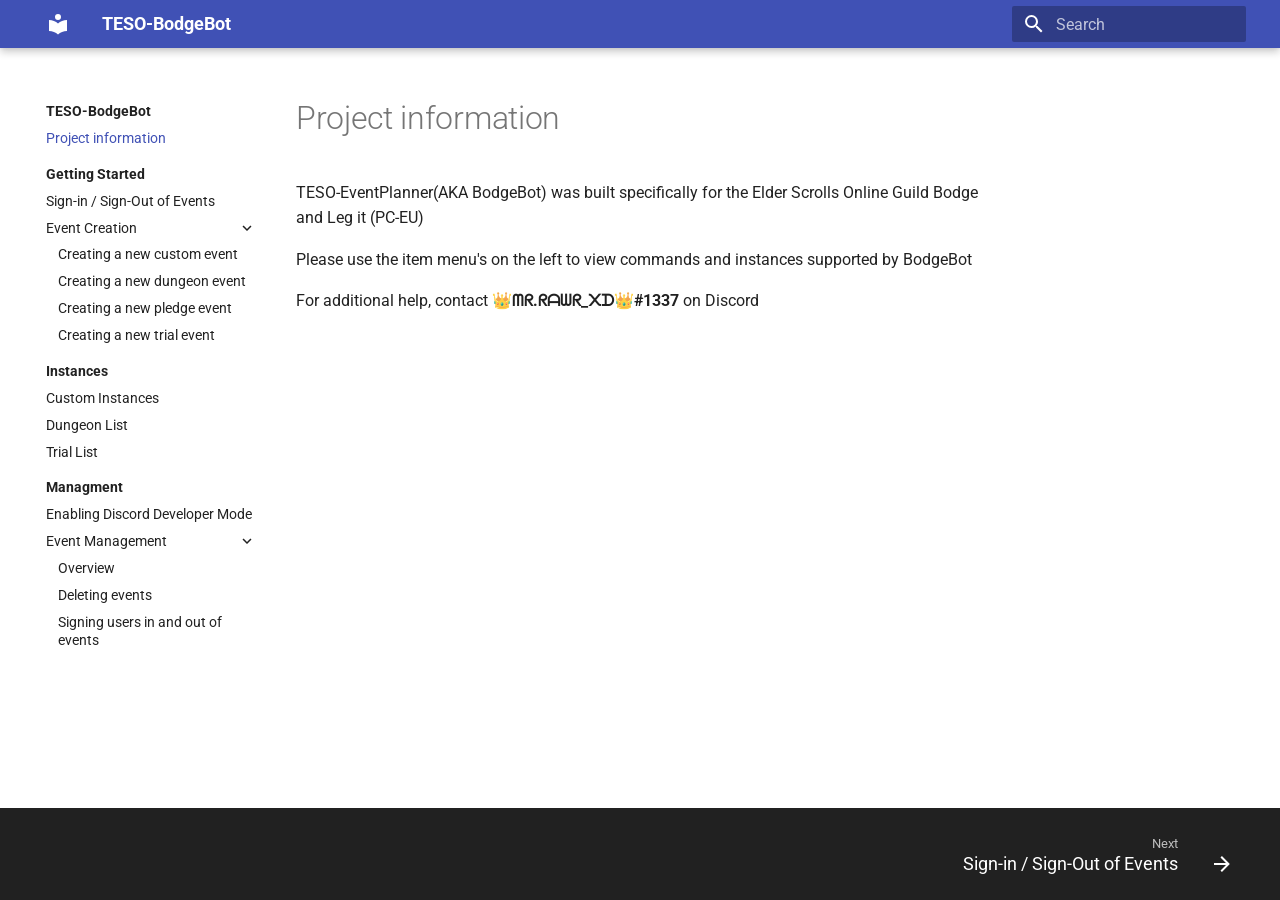
<file: index.html>
<!doctype html>
<html lang="en" class="no-js">
  <head>
    
      <meta charset="utf-8">
      <meta name="viewport" content="width=device-width,initial-scale=1">
      
      
      
      <link rel="icon" href="assets/images/favicon.png">
      <meta name="generator" content="mkdocs-1.3.0, mkdocs-material-8.2.11">
    
    
      
        <title>TESO-BodgeBot</title>
      
    
    
      <link rel="stylesheet" href="assets/stylesheets/main.8c5ef100.min.css">
      
        
        <link rel="stylesheet" href="assets/stylesheets/palette.9647289d.min.css">
        
      
    
    
    
      
        
        
        <link rel="preconnect" href="https://fonts.gstatic.com" crossorigin>
        <link rel="stylesheet" href="https://fonts.googleapis.com/css?family=Roboto:300,300i,400,400i,700,700i%7CRoboto+Mono:400,400i,700,700i&display=fallback">
        <style>:root{--md-text-font:"Roboto";--md-code-font:"Roboto Mono"}</style>
      
    
    
      <link rel="stylesheet" href="stylesheets/extra.css">
    
    <script>__md_scope=new URL(".",location),__md_get=(e,_=localStorage,t=__md_scope)=>JSON.parse(_.getItem(t.pathname+"."+e)),__md_set=(e,_,t=localStorage,a=__md_scope)=>{try{t.setItem(a.pathname+"."+e,JSON.stringify(_))}catch(e){}}</script>
    
      

    
    
  </head>
  
  
    
    
    
    
    
    <body dir="ltr" data-md-color-scheme="" data-md-color-primary="none" data-md-color-accent="none">
  
    
    
    <input class="md-toggle" data-md-toggle="drawer" type="checkbox" id="__drawer" autocomplete="off">
    <input class="md-toggle" data-md-toggle="search" type="checkbox" id="__search" autocomplete="off">
    <label class="md-overlay" for="__drawer"></label>
    <div data-md-component="skip">
      
        
        <a href="#project-information" class="md-skip">
          Skip to content
        </a>
      
    </div>
    <div data-md-component="announce">
      
    </div>
    
    
      

<header class="md-header" data-md-component="header">
  <nav class="md-header__inner md-grid" aria-label="Header">
    <a href="." title="TESO-BodgeBot" class="md-header__button md-logo" aria-label="TESO-BodgeBot" data-md-component="logo">
      
  
  <svg xmlns="http://www.w3.org/2000/svg" viewBox="0 0 24 24"><path d="M12 8a3 3 0 0 0 3-3 3 3 0 0 0-3-3 3 3 0 0 0-3 3 3 3 0 0 0 3 3m0 3.54C9.64 9.35 6.5 8 3 8v11c3.5 0 6.64 1.35 9 3.54 2.36-2.19 5.5-3.54 9-3.54V8c-3.5 0-6.64 1.35-9 3.54Z"/></svg>

    </a>
    <label class="md-header__button md-icon" for="__drawer">
      <svg xmlns="http://www.w3.org/2000/svg" viewBox="0 0 24 24"><path d="M3 6h18v2H3V6m0 5h18v2H3v-2m0 5h18v2H3v-2Z"/></svg>
    </label>
    <div class="md-header__title" data-md-component="header-title">
      <div class="md-header__ellipsis">
        <div class="md-header__topic">
          <span class="md-ellipsis">
            TESO-BodgeBot
          </span>
        </div>
        <div class="md-header__topic" data-md-component="header-topic">
          <span class="md-ellipsis">
            
              Project information
            
          </span>
        </div>
      </div>
    </div>
    
    
    
      <label class="md-header__button md-icon" for="__search">
        <svg xmlns="http://www.w3.org/2000/svg" viewBox="0 0 24 24"><path d="M9.5 3A6.5 6.5 0 0 1 16 9.5c0 1.61-.59 3.09-1.56 4.23l.27.27h.79l5 5-1.5 1.5-5-5v-.79l-.27-.27A6.516 6.516 0 0 1 9.5 16 6.5 6.5 0 0 1 3 9.5 6.5 6.5 0 0 1 9.5 3m0 2C7 5 5 7 5 9.5S7 14 9.5 14 14 12 14 9.5 12 5 9.5 5Z"/></svg>
      </label>
      <div class="md-search" data-md-component="search" role="dialog">
  <label class="md-search__overlay" for="__search"></label>
  <div class="md-search__inner" role="search">
    <form class="md-search__form" name="search">
      <input type="text" class="md-search__input" name="query" aria-label="Search" placeholder="Search" autocapitalize="off" autocorrect="off" autocomplete="off" spellcheck="false" data-md-component="search-query" required>
      <label class="md-search__icon md-icon" for="__search">
        <svg xmlns="http://www.w3.org/2000/svg" viewBox="0 0 24 24"><path d="M9.5 3A6.5 6.5 0 0 1 16 9.5c0 1.61-.59 3.09-1.56 4.23l.27.27h.79l5 5-1.5 1.5-5-5v-.79l-.27-.27A6.516 6.516 0 0 1 9.5 16 6.5 6.5 0 0 1 3 9.5 6.5 6.5 0 0 1 9.5 3m0 2C7 5 5 7 5 9.5S7 14 9.5 14 14 12 14 9.5 12 5 9.5 5Z"/></svg>
        <svg xmlns="http://www.w3.org/2000/svg" viewBox="0 0 24 24"><path d="M20 11v2H8l5.5 5.5-1.42 1.42L4.16 12l7.92-7.92L13.5 5.5 8 11h12Z"/></svg>
      </label>
      <nav class="md-search__options" aria-label="Search">
        
        <button type="reset" class="md-search__icon md-icon" aria-label="Clear" tabindex="-1">
          <svg xmlns="http://www.w3.org/2000/svg" viewBox="0 0 24 24"><path d="M19 6.41 17.59 5 12 10.59 6.41 5 5 6.41 10.59 12 5 17.59 6.41 19 12 13.41 17.59 19 19 17.59 13.41 12 19 6.41Z"/></svg>
        </button>
      </nav>
      
    </form>
    <div class="md-search__output">
      <div class="md-search__scrollwrap" data-md-scrollfix>
        <div class="md-search-result" data-md-component="search-result">
          <div class="md-search-result__meta">
            Initializing search
          </div>
          <ol class="md-search-result__list"></ol>
        </div>
      </div>
    </div>
  </div>
</div>
    
    
  </nav>
  
</header>
    
    <div class="md-container" data-md-component="container">
      
      
        
          
        
      
      <main class="md-main" data-md-component="main">
        <div class="md-main__inner md-grid">
          
            
              
              <div class="md-sidebar md-sidebar--primary" data-md-component="sidebar" data-md-type="navigation" >
                <div class="md-sidebar__scrollwrap">
                  <div class="md-sidebar__inner">
                    


<nav class="md-nav md-nav--primary" aria-label="Navigation" data-md-level="0">
  <label class="md-nav__title" for="__drawer">
    <a href="." title="TESO-BodgeBot" class="md-nav__button md-logo" aria-label="TESO-BodgeBot" data-md-component="logo">
      
  
  <svg xmlns="http://www.w3.org/2000/svg" viewBox="0 0 24 24"><path d="M12 8a3 3 0 0 0 3-3 3 3 0 0 0-3-3 3 3 0 0 0-3 3 3 3 0 0 0 3 3m0 3.54C9.64 9.35 6.5 8 3 8v11c3.5 0 6.64 1.35 9 3.54 2.36-2.19 5.5-3.54 9-3.54V8c-3.5 0-6.64 1.35-9 3.54Z"/></svg>

    </a>
    TESO-BodgeBot
  </label>
  
  <ul class="md-nav__list" data-md-scrollfix>
    
      
      
      

  
  
    
  
  
    <li class="md-nav__item md-nav__item--active">
      
      <input class="md-nav__toggle md-toggle" data-md-toggle="toc" type="checkbox" id="__toc">
      
      
        
      
      
      <a href="." class="md-nav__link md-nav__link--active">
        Project information
      </a>
      
    </li>
  

    
      
      
      

  
  
  
    
      
    
    <li class="md-nav__item md-nav__item--section md-nav__item--nested">
      
      
        <input class="md-nav__toggle md-toggle" data-md-toggle="__nav_2" data-md-state="indeterminate" type="checkbox" id="__nav_2" checked>
      
      
      
      
        <label class="md-nav__link" for="__nav_2">
          Getting Started
          <span class="md-nav__icon md-icon"></span>
        </label>
      
      <nav class="md-nav" aria-label="Getting Started" data-md-level="1">
        <label class="md-nav__title" for="__nav_2">
          <span class="md-nav__icon md-icon"></span>
          Getting Started
        </label>
        <ul class="md-nav__list" data-md-scrollfix>
          
            
              
  
  
  
    <li class="md-nav__item">
      <a href="Getting-Started/signin-signout/" class="md-nav__link">
        Sign-in / Sign-Out of Events
      </a>
    </li>
  

            
          
            
              
  
  
  
    
    <li class="md-nav__item md-nav__item--nested">
      
      
        <input class="md-nav__toggle md-toggle" data-md-toggle="__nav_2_2" data-md-state="indeterminate" type="checkbox" id="__nav_2_2" checked>
      
      
      
      
        <label class="md-nav__link" for="__nav_2_2">
          Event Creation
          <span class="md-nav__icon md-icon"></span>
        </label>
      
      <nav class="md-nav" aria-label="Event Creation" data-md-level="2">
        <label class="md-nav__title" for="__nav_2_2">
          <span class="md-nav__icon md-icon"></span>
          Event Creation
        </label>
        <ul class="md-nav__list" data-md-scrollfix>
          
            
              
  
  
  
    <li class="md-nav__item">
      <a href="Getting-Started/Event%20Creation/custom/" class="md-nav__link">
        Creating a new custom event
      </a>
    </li>
  

            
          
            
              
  
  
  
    <li class="md-nav__item">
      <a href="Getting-Started/Event%20Creation/dungeon/" class="md-nav__link">
        Creating a new dungeon event
      </a>
    </li>
  

            
          
            
              
  
  
  
    <li class="md-nav__item">
      <a href="Getting-Started/Event%20Creation/pledge/" class="md-nav__link">
        Creating a new pledge event
      </a>
    </li>
  

            
          
            
              
  
  
  
    <li class="md-nav__item">
      <a href="Getting-Started/Event%20Creation/trial/" class="md-nav__link">
        Creating a new trial event
      </a>
    </li>
  

            
          
        </ul>
      </nav>
    </li>
  

            
          
        </ul>
      </nav>
    </li>
  

    
      
      
      

  
  
  
    
      
    
    <li class="md-nav__item md-nav__item--section md-nav__item--nested">
      
      
        <input class="md-nav__toggle md-toggle" data-md-toggle="__nav_3" data-md-state="indeterminate" type="checkbox" id="__nav_3" checked>
      
      
      
      
        <label class="md-nav__link" for="__nav_3">
          Instances
          <span class="md-nav__icon md-icon"></span>
        </label>
      
      <nav class="md-nav" aria-label="Instances" data-md-level="1">
        <label class="md-nav__title" for="__nav_3">
          <span class="md-nav__icon md-icon"></span>
          Instances
        </label>
        <ul class="md-nav__list" data-md-scrollfix>
          
            
              
  
  
  
    <li class="md-nav__item">
      <a href="Instances/custom-instances/" class="md-nav__link">
        Custom Instances
      </a>
    </li>
  

            
          
            
              
  
  
  
    <li class="md-nav__item">
      <a href="Instances/dungeons/" class="md-nav__link">
        Dungeon List
      </a>
    </li>
  

            
          
            
              
  
  
  
    <li class="md-nav__item">
      <a href="Instances/trials/" class="md-nav__link">
        Trial List
      </a>
    </li>
  

            
          
        </ul>
      </nav>
    </li>
  

    
      
      
      

  
  
  
    
      
    
    <li class="md-nav__item md-nav__item--section md-nav__item--nested">
      
      
        <input class="md-nav__toggle md-toggle" data-md-toggle="__nav_4" data-md-state="indeterminate" type="checkbox" id="__nav_4" checked>
      
      
      
      
        <label class="md-nav__link" for="__nav_4">
          Managment
          <span class="md-nav__icon md-icon"></span>
        </label>
      
      <nav class="md-nav" aria-label="Managment" data-md-level="1">
        <label class="md-nav__title" for="__nav_4">
          <span class="md-nav__icon md-icon"></span>
          Managment
        </label>
        <ul class="md-nav__list" data-md-scrollfix>
          
            
              
  
  
  
    <li class="md-nav__item">
      <a href="Managment/enable-discord-developer/" class="md-nav__link">
        Enabling Discord Developer Mode
      </a>
    </li>
  

            
          
            
              
  
  
  
    
    <li class="md-nav__item md-nav__item--nested">
      
      
        <input class="md-nav__toggle md-toggle" data-md-toggle="__nav_4_2" data-md-state="indeterminate" type="checkbox" id="__nav_4_2" checked>
      
      
      
      
        <label class="md-nav__link" for="__nav_4_2">
          Event Management
          <span class="md-nav__icon md-icon"></span>
        </label>
      
      <nav class="md-nav" aria-label="Event Management" data-md-level="2">
        <label class="md-nav__title" for="__nav_4_2">
          <span class="md-nav__icon md-icon"></span>
          Event Management
        </label>
        <ul class="md-nav__list" data-md-scrollfix>
          
            
              
  
  
  
    <li class="md-nav__item">
      <a href="Managment/Event%20Management/" class="md-nav__link">
        Overview
      </a>
    </li>
  

            
          
            
              
  
  
  
    <li class="md-nav__item">
      <a href="Managment/Event%20Management/deleting-events/" class="md-nav__link">
        Deleting events
      </a>
    </li>
  

            
          
            
              
  
  
  
    <li class="md-nav__item">
      <a href="Managment/Event%20Management/user-signin-signout/" class="md-nav__link">
        Signing users in and out of events
      </a>
    </li>
  

            
          
        </ul>
      </nav>
    </li>
  

            
          
        </ul>
      </nav>
    </li>
  

    
  </ul>
</nav>
                  </div>
                </div>
              </div>
            
            
              
              <div class="md-sidebar md-sidebar--secondary" data-md-component="sidebar" data-md-type="toc" >
                <div class="md-sidebar__scrollwrap">
                  <div class="md-sidebar__inner">
                    

<nav class="md-nav md-nav--secondary" aria-label="Table of contents">
  
  
  
    
  
  
</nav>
                  </div>
                </div>
              </div>
            
          
          <div class="md-content" data-md-component="content">
            <article class="md-content__inner md-typeset">
              
                


<h1 id="project-information">Project information</h1>
<p>TESO-EventPlanner(AKA BodgeBot) was built specifically for the Elder Scrolls Online Guild Bodge and Leg it (PC-EU)</p>
<p>Please use the item menu's on the left to view commands and instances supported by BodgeBot</p>
<p>For additional help, contact <strong>👑ᗰᖇ.ᖇᗩᗯᖇ_᙭ᗪ👑#1337</strong> on Discord</p>

              
            </article>
          </div>
        </div>
        
      </main>
      
        <footer class="md-footer">
  
    <nav class="md-footer__inner md-grid" aria-label="Footer">
      
      
        
        <a href="Getting-Started/signin-signout/" class="md-footer__link md-footer__link--next" aria-label="Next: Sign-in / Sign-Out of Events" rel="next">
          <div class="md-footer__title">
            <div class="md-ellipsis">
              <span class="md-footer__direction">
                Next
              </span>
              Sign-in / Sign-Out of Events
            </div>
          </div>
          <div class="md-footer__button md-icon">
            <svg xmlns="http://www.w3.org/2000/svg" viewBox="0 0 24 24"><path d="M4 11v2h12l-5.5 5.5 1.42 1.42L19.84 12l-7.92-7.92L10.5 5.5 16 11H4Z"/></svg>
          </div>
        </a>
      
    </nav>
  
  <div class="md-footer-meta md-typeset">
    <div class="md-footer-meta__inner md-grid">
      <div class="md-copyright">
  
  
    Made with
    <a href="https://squidfunk.github.io/mkdocs-material/" target="_blank" rel="noopener">
      Material for MkDocs
    </a>
  
</div>
      
    </div>
  </div>
</footer>
      
    </div>
    <div class="md-dialog" data-md-component="dialog">
      <div class="md-dialog__inner md-typeset"></div>
    </div>
    <script id="__config" type="application/json">{"base": ".", "features": ["navigation.expand", "navigation.sections"], "search": "assets/javascripts/workers/search.2a1c317c.min.js", "translations": {"clipboard.copied": "Copied to clipboard", "clipboard.copy": "Copy to clipboard", "search.config.lang": "en", "search.config.pipeline": "trimmer, stopWordFilter", "search.config.separator": "[\\s\\-]+", "search.placeholder": "Search", "search.result.more.one": "1 more on this page", "search.result.more.other": "# more on this page", "search.result.none": "No matching documents", "search.result.one": "1 matching document", "search.result.other": "# matching documents", "search.result.placeholder": "Type to start searching", "search.result.term.missing": "Missing", "select.version.title": "Select version"}}</script>
    
    
      <script src="assets/javascripts/bundle.748e2769.min.js"></script>
      
    
  </body>
</html>
</file>
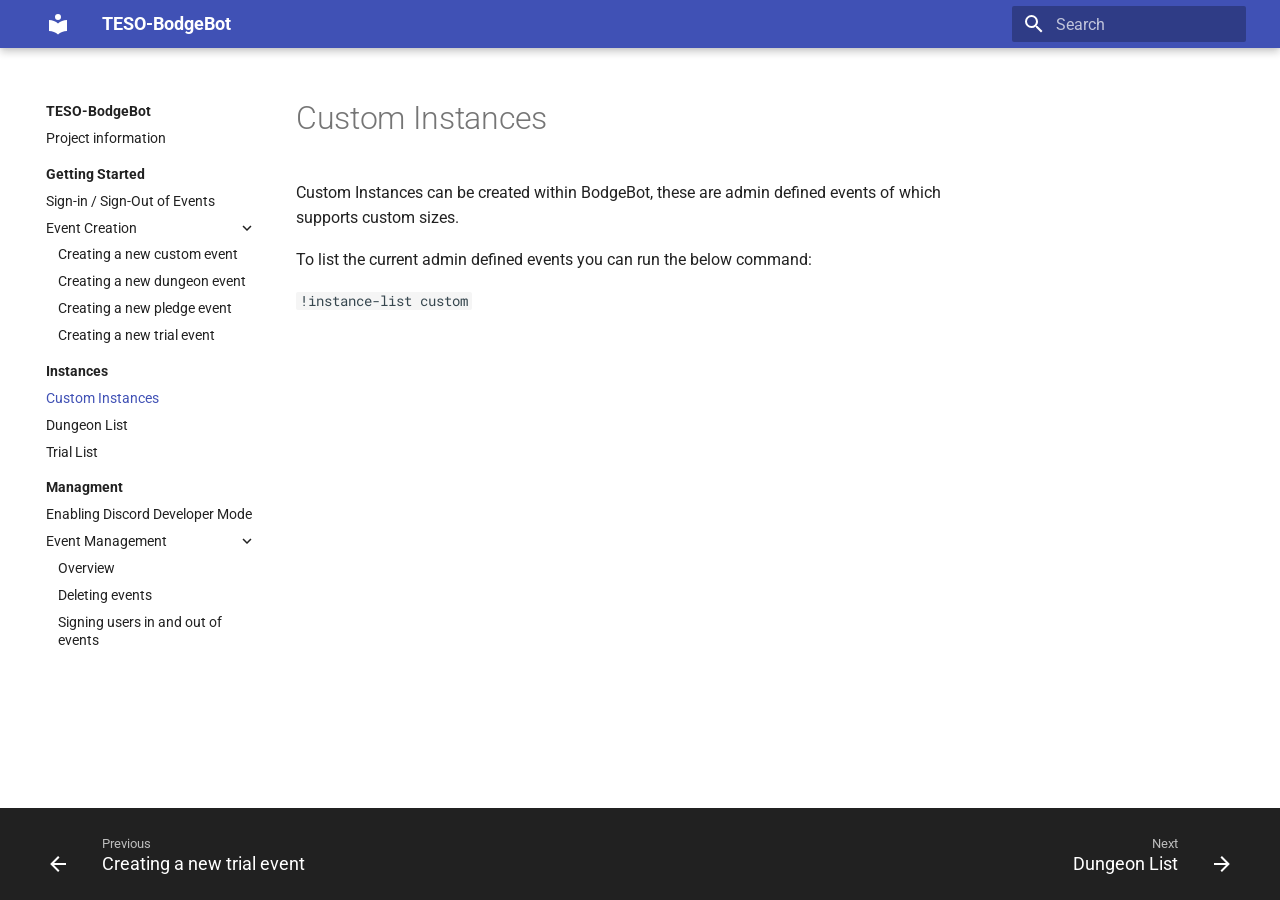
<file: Instances/custom-instances/index.html>
<!doctype html>
<html lang="en" class="no-js">
  <head>
    
      <meta charset="utf-8">
      <meta name="viewport" content="width=device-width,initial-scale=1">
      
      
      
      <link rel="icon" href="../../assets/images/favicon.png">
      <meta name="generator" content="mkdocs-1.3.0, mkdocs-material-8.2.11">
    
    
      
        <title>Custom Instances - TESO-BodgeBot</title>
      
    
    
      <link rel="stylesheet" href="../../assets/stylesheets/main.8c5ef100.min.css">
      
        
        <link rel="stylesheet" href="../../assets/stylesheets/palette.9647289d.min.css">
        
      
    
    
    
      
        
        
        <link rel="preconnect" href="https://fonts.gstatic.com" crossorigin>
        <link rel="stylesheet" href="https://fonts.googleapis.com/css?family=Roboto:300,300i,400,400i,700,700i%7CRoboto+Mono:400,400i,700,700i&display=fallback">
        <style>:root{--md-text-font:"Roboto";--md-code-font:"Roboto Mono"}</style>
      
    
    
      <link rel="stylesheet" href="../../stylesheets/extra.css">
    
    <script>__md_scope=new URL("../..",location),__md_get=(e,_=localStorage,t=__md_scope)=>JSON.parse(_.getItem(t.pathname+"."+e)),__md_set=(e,_,t=localStorage,a=__md_scope)=>{try{t.setItem(a.pathname+"."+e,JSON.stringify(_))}catch(e){}}</script>
    
      

    
    
  </head>
  
  
    
    
    
    
    
    <body dir="ltr" data-md-color-scheme="" data-md-color-primary="none" data-md-color-accent="none">
  
    
    
    <input class="md-toggle" data-md-toggle="drawer" type="checkbox" id="__drawer" autocomplete="off">
    <input class="md-toggle" data-md-toggle="search" type="checkbox" id="__search" autocomplete="off">
    <label class="md-overlay" for="__drawer"></label>
    <div data-md-component="skip">
      
        
        <a href="#custom-instances" class="md-skip">
          Skip to content
        </a>
      
    </div>
    <div data-md-component="announce">
      
    </div>
    
    
      

<header class="md-header" data-md-component="header">
  <nav class="md-header__inner md-grid" aria-label="Header">
    <a href="../.." title="TESO-BodgeBot" class="md-header__button md-logo" aria-label="TESO-BodgeBot" data-md-component="logo">
      
  
  <svg xmlns="http://www.w3.org/2000/svg" viewBox="0 0 24 24"><path d="M12 8a3 3 0 0 0 3-3 3 3 0 0 0-3-3 3 3 0 0 0-3 3 3 3 0 0 0 3 3m0 3.54C9.64 9.35 6.5 8 3 8v11c3.5 0 6.64 1.35 9 3.54 2.36-2.19 5.5-3.54 9-3.54V8c-3.5 0-6.64 1.35-9 3.54Z"/></svg>

    </a>
    <label class="md-header__button md-icon" for="__drawer">
      <svg xmlns="http://www.w3.org/2000/svg" viewBox="0 0 24 24"><path d="M3 6h18v2H3V6m0 5h18v2H3v-2m0 5h18v2H3v-2Z"/></svg>
    </label>
    <div class="md-header__title" data-md-component="header-title">
      <div class="md-header__ellipsis">
        <div class="md-header__topic">
          <span class="md-ellipsis">
            TESO-BodgeBot
          </span>
        </div>
        <div class="md-header__topic" data-md-component="header-topic">
          <span class="md-ellipsis">
            
              Custom Instances
            
          </span>
        </div>
      </div>
    </div>
    
    
    
      <label class="md-header__button md-icon" for="__search">
        <svg xmlns="http://www.w3.org/2000/svg" viewBox="0 0 24 24"><path d="M9.5 3A6.5 6.5 0 0 1 16 9.5c0 1.61-.59 3.09-1.56 4.23l.27.27h.79l5 5-1.5 1.5-5-5v-.79l-.27-.27A6.516 6.516 0 0 1 9.5 16 6.5 6.5 0 0 1 3 9.5 6.5 6.5 0 0 1 9.5 3m0 2C7 5 5 7 5 9.5S7 14 9.5 14 14 12 14 9.5 12 5 9.5 5Z"/></svg>
      </label>
      <div class="md-search" data-md-component="search" role="dialog">
  <label class="md-search__overlay" for="__search"></label>
  <div class="md-search__inner" role="search">
    <form class="md-search__form" name="search">
      <input type="text" class="md-search__input" name="query" aria-label="Search" placeholder="Search" autocapitalize="off" autocorrect="off" autocomplete="off" spellcheck="false" data-md-component="search-query" required>
      <label class="md-search__icon md-icon" for="__search">
        <svg xmlns="http://www.w3.org/2000/svg" viewBox="0 0 24 24"><path d="M9.5 3A6.5 6.5 0 0 1 16 9.5c0 1.61-.59 3.09-1.56 4.23l.27.27h.79l5 5-1.5 1.5-5-5v-.79l-.27-.27A6.516 6.516 0 0 1 9.5 16 6.5 6.5 0 0 1 3 9.5 6.5 6.5 0 0 1 9.5 3m0 2C7 5 5 7 5 9.5S7 14 9.5 14 14 12 14 9.5 12 5 9.5 5Z"/></svg>
        <svg xmlns="http://www.w3.org/2000/svg" viewBox="0 0 24 24"><path d="M20 11v2H8l5.5 5.5-1.42 1.42L4.16 12l7.92-7.92L13.5 5.5 8 11h12Z"/></svg>
      </label>
      <nav class="md-search__options" aria-label="Search">
        
        <button type="reset" class="md-search__icon md-icon" aria-label="Clear" tabindex="-1">
          <svg xmlns="http://www.w3.org/2000/svg" viewBox="0 0 24 24"><path d="M19 6.41 17.59 5 12 10.59 6.41 5 5 6.41 10.59 12 5 17.59 6.41 19 12 13.41 17.59 19 19 17.59 13.41 12 19 6.41Z"/></svg>
        </button>
      </nav>
      
    </form>
    <div class="md-search__output">
      <div class="md-search__scrollwrap" data-md-scrollfix>
        <div class="md-search-result" data-md-component="search-result">
          <div class="md-search-result__meta">
            Initializing search
          </div>
          <ol class="md-search-result__list"></ol>
        </div>
      </div>
    </div>
  </div>
</div>
    
    
  </nav>
  
</header>
    
    <div class="md-container" data-md-component="container">
      
      
        
          
        
      
      <main class="md-main" data-md-component="main">
        <div class="md-main__inner md-grid">
          
            
              
              <div class="md-sidebar md-sidebar--primary" data-md-component="sidebar" data-md-type="navigation" >
                <div class="md-sidebar__scrollwrap">
                  <div class="md-sidebar__inner">
                    


<nav class="md-nav md-nav--primary" aria-label="Navigation" data-md-level="0">
  <label class="md-nav__title" for="__drawer">
    <a href="../.." title="TESO-BodgeBot" class="md-nav__button md-logo" aria-label="TESO-BodgeBot" data-md-component="logo">
      
  
  <svg xmlns="http://www.w3.org/2000/svg" viewBox="0 0 24 24"><path d="M12 8a3 3 0 0 0 3-3 3 3 0 0 0-3-3 3 3 0 0 0-3 3 3 3 0 0 0 3 3m0 3.54C9.64 9.35 6.5 8 3 8v11c3.5 0 6.64 1.35 9 3.54 2.36-2.19 5.5-3.54 9-3.54V8c-3.5 0-6.64 1.35-9 3.54Z"/></svg>

    </a>
    TESO-BodgeBot
  </label>
  
  <ul class="md-nav__list" data-md-scrollfix>
    
      
      
      

  
  
  
    <li class="md-nav__item">
      <a href="../.." class="md-nav__link">
        Project information
      </a>
    </li>
  

    
      
      
      

  
  
  
    
      
    
    <li class="md-nav__item md-nav__item--section md-nav__item--nested">
      
      
        <input class="md-nav__toggle md-toggle" data-md-toggle="__nav_2" data-md-state="indeterminate" type="checkbox" id="__nav_2" checked>
      
      
      
      
        <label class="md-nav__link" for="__nav_2">
          Getting Started
          <span class="md-nav__icon md-icon"></span>
        </label>
      
      <nav class="md-nav" aria-label="Getting Started" data-md-level="1">
        <label class="md-nav__title" for="__nav_2">
          <span class="md-nav__icon md-icon"></span>
          Getting Started
        </label>
        <ul class="md-nav__list" data-md-scrollfix>
          
            
              
  
  
  
    <li class="md-nav__item">
      <a href="../../Getting-Started/signin-signout/" class="md-nav__link">
        Sign-in / Sign-Out of Events
      </a>
    </li>
  

            
          
            
              
  
  
  
    
    <li class="md-nav__item md-nav__item--nested">
      
      
        <input class="md-nav__toggle md-toggle" data-md-toggle="__nav_2_2" data-md-state="indeterminate" type="checkbox" id="__nav_2_2" checked>
      
      
      
      
        <label class="md-nav__link" for="__nav_2_2">
          Event Creation
          <span class="md-nav__icon md-icon"></span>
        </label>
      
      <nav class="md-nav" aria-label="Event Creation" data-md-level="2">
        <label class="md-nav__title" for="__nav_2_2">
          <span class="md-nav__icon md-icon"></span>
          Event Creation
        </label>
        <ul class="md-nav__list" data-md-scrollfix>
          
            
              
  
  
  
    <li class="md-nav__item">
      <a href="../../Getting-Started/Event%20Creation/custom/" class="md-nav__link">
        Creating a new custom event
      </a>
    </li>
  

            
          
            
              
  
  
  
    <li class="md-nav__item">
      <a href="../../Getting-Started/Event%20Creation/dungeon/" class="md-nav__link">
        Creating a new dungeon event
      </a>
    </li>
  

            
          
            
              
  
  
  
    <li class="md-nav__item">
      <a href="../../Getting-Started/Event%20Creation/pledge/" class="md-nav__link">
        Creating a new pledge event
      </a>
    </li>
  

            
          
            
              
  
  
  
    <li class="md-nav__item">
      <a href="../../Getting-Started/Event%20Creation/trial/" class="md-nav__link">
        Creating a new trial event
      </a>
    </li>
  

            
          
        </ul>
      </nav>
    </li>
  

            
          
        </ul>
      </nav>
    </li>
  

    
      
      
      

  
  
    
  
  
    
      
    
    <li class="md-nav__item md-nav__item--active md-nav__item--section md-nav__item--nested">
      
      
        <input class="md-nav__toggle md-toggle" data-md-toggle="__nav_3" type="checkbox" id="__nav_3" checked>
      
      
      
      
        <label class="md-nav__link" for="__nav_3">
          Instances
          <span class="md-nav__icon md-icon"></span>
        </label>
      
      <nav class="md-nav" aria-label="Instances" data-md-level="1">
        <label class="md-nav__title" for="__nav_3">
          <span class="md-nav__icon md-icon"></span>
          Instances
        </label>
        <ul class="md-nav__list" data-md-scrollfix>
          
            
              
  
  
    
  
  
    <li class="md-nav__item md-nav__item--active">
      
      <input class="md-nav__toggle md-toggle" data-md-toggle="toc" type="checkbox" id="__toc">
      
      
        
      
      
      <a href="./" class="md-nav__link md-nav__link--active">
        Custom Instances
      </a>
      
    </li>
  

            
          
            
              
  
  
  
    <li class="md-nav__item">
      <a href="../dungeons/" class="md-nav__link">
        Dungeon List
      </a>
    </li>
  

            
          
            
              
  
  
  
    <li class="md-nav__item">
      <a href="../trials/" class="md-nav__link">
        Trial List
      </a>
    </li>
  

            
          
        </ul>
      </nav>
    </li>
  

    
      
      
      

  
  
  
    
      
    
    <li class="md-nav__item md-nav__item--section md-nav__item--nested">
      
      
        <input class="md-nav__toggle md-toggle" data-md-toggle="__nav_4" data-md-state="indeterminate" type="checkbox" id="__nav_4" checked>
      
      
      
      
        <label class="md-nav__link" for="__nav_4">
          Managment
          <span class="md-nav__icon md-icon"></span>
        </label>
      
      <nav class="md-nav" aria-label="Managment" data-md-level="1">
        <label class="md-nav__title" for="__nav_4">
          <span class="md-nav__icon md-icon"></span>
          Managment
        </label>
        <ul class="md-nav__list" data-md-scrollfix>
          
            
              
  
  
  
    <li class="md-nav__item">
      <a href="../../Managment/enable-discord-developer/" class="md-nav__link">
        Enabling Discord Developer Mode
      </a>
    </li>
  

            
          
            
              
  
  
  
    
    <li class="md-nav__item md-nav__item--nested">
      
      
        <input class="md-nav__toggle md-toggle" data-md-toggle="__nav_4_2" data-md-state="indeterminate" type="checkbox" id="__nav_4_2" checked>
      
      
      
      
        <label class="md-nav__link" for="__nav_4_2">
          Event Management
          <span class="md-nav__icon md-icon"></span>
        </label>
      
      <nav class="md-nav" aria-label="Event Management" data-md-level="2">
        <label class="md-nav__title" for="__nav_4_2">
          <span class="md-nav__icon md-icon"></span>
          Event Management
        </label>
        <ul class="md-nav__list" data-md-scrollfix>
          
            
              
  
  
  
    <li class="md-nav__item">
      <a href="../../Managment/Event%20Management/" class="md-nav__link">
        Overview
      </a>
    </li>
  

            
          
            
              
  
  
  
    <li class="md-nav__item">
      <a href="../../Managment/Event%20Management/deleting-events/" class="md-nav__link">
        Deleting events
      </a>
    </li>
  

            
          
            
              
  
  
  
    <li class="md-nav__item">
      <a href="../../Managment/Event%20Management/user-signin-signout/" class="md-nav__link">
        Signing users in and out of events
      </a>
    </li>
  

            
          
        </ul>
      </nav>
    </li>
  

            
          
        </ul>
      </nav>
    </li>
  

    
  </ul>
</nav>
                  </div>
                </div>
              </div>
            
            
              
              <div class="md-sidebar md-sidebar--secondary" data-md-component="sidebar" data-md-type="toc" >
                <div class="md-sidebar__scrollwrap">
                  <div class="md-sidebar__inner">
                    

<nav class="md-nav md-nav--secondary" aria-label="Table of contents">
  
  
  
    
  
  
</nav>
                  </div>
                </div>
              </div>
            
          
          <div class="md-content" data-md-component="content">
            <article class="md-content__inner md-typeset">
              
                


<h1 id="custom-instances">Custom Instances</h1>
<p>Custom Instances can be created within BodgeBot, these are admin defined events of which supports custom sizes. </p>
<p>To list the current admin defined events you can run the below command:</p>
<p><code>!instance-list custom</code></p>

              
            </article>
          </div>
        </div>
        
      </main>
      
        <footer class="md-footer">
  
    <nav class="md-footer__inner md-grid" aria-label="Footer">
      
        
        <a href="../../Getting-Started/Event%20Creation/trial/" class="md-footer__link md-footer__link--prev" aria-label="Previous: Creating a new trial event" rel="prev">
          <div class="md-footer__button md-icon">
            <svg xmlns="http://www.w3.org/2000/svg" viewBox="0 0 24 24"><path d="M20 11v2H8l5.5 5.5-1.42 1.42L4.16 12l7.92-7.92L13.5 5.5 8 11h12Z"/></svg>
          </div>
          <div class="md-footer__title">
            <div class="md-ellipsis">
              <span class="md-footer__direction">
                Previous
              </span>
              Creating a new trial event
            </div>
          </div>
        </a>
      
      
        
        <a href="../dungeons/" class="md-footer__link md-footer__link--next" aria-label="Next: Dungeon List" rel="next">
          <div class="md-footer__title">
            <div class="md-ellipsis">
              <span class="md-footer__direction">
                Next
              </span>
              Dungeon List
            </div>
          </div>
          <div class="md-footer__button md-icon">
            <svg xmlns="http://www.w3.org/2000/svg" viewBox="0 0 24 24"><path d="M4 11v2h12l-5.5 5.5 1.42 1.42L19.84 12l-7.92-7.92L10.5 5.5 16 11H4Z"/></svg>
          </div>
        </a>
      
    </nav>
  
  <div class="md-footer-meta md-typeset">
    <div class="md-footer-meta__inner md-grid">
      <div class="md-copyright">
  
  
    Made with
    <a href="https://squidfunk.github.io/mkdocs-material/" target="_blank" rel="noopener">
      Material for MkDocs
    </a>
  
</div>
      
    </div>
  </div>
</footer>
      
    </div>
    <div class="md-dialog" data-md-component="dialog">
      <div class="md-dialog__inner md-typeset"></div>
    </div>
    <script id="__config" type="application/json">{"base": "../..", "features": ["navigation.expand", "navigation.sections"], "search": "../../assets/javascripts/workers/search.2a1c317c.min.js", "translations": {"clipboard.copied": "Copied to clipboard", "clipboard.copy": "Copy to clipboard", "search.config.lang": "en", "search.config.pipeline": "trimmer, stopWordFilter", "search.config.separator": "[\\s\\-]+", "search.placeholder": "Search", "search.result.more.one": "1 more on this page", "search.result.more.other": "# more on this page", "search.result.none": "No matching documents", "search.result.one": "1 matching document", "search.result.other": "# matching documents", "search.result.placeholder": "Type to start searching", "search.result.term.missing": "Missing", "select.version.title": "Select version"}}</script>
    
    
      <script src="../../assets/javascripts/bundle.748e2769.min.js"></script>
      
    
  </body>
</html>
</file>
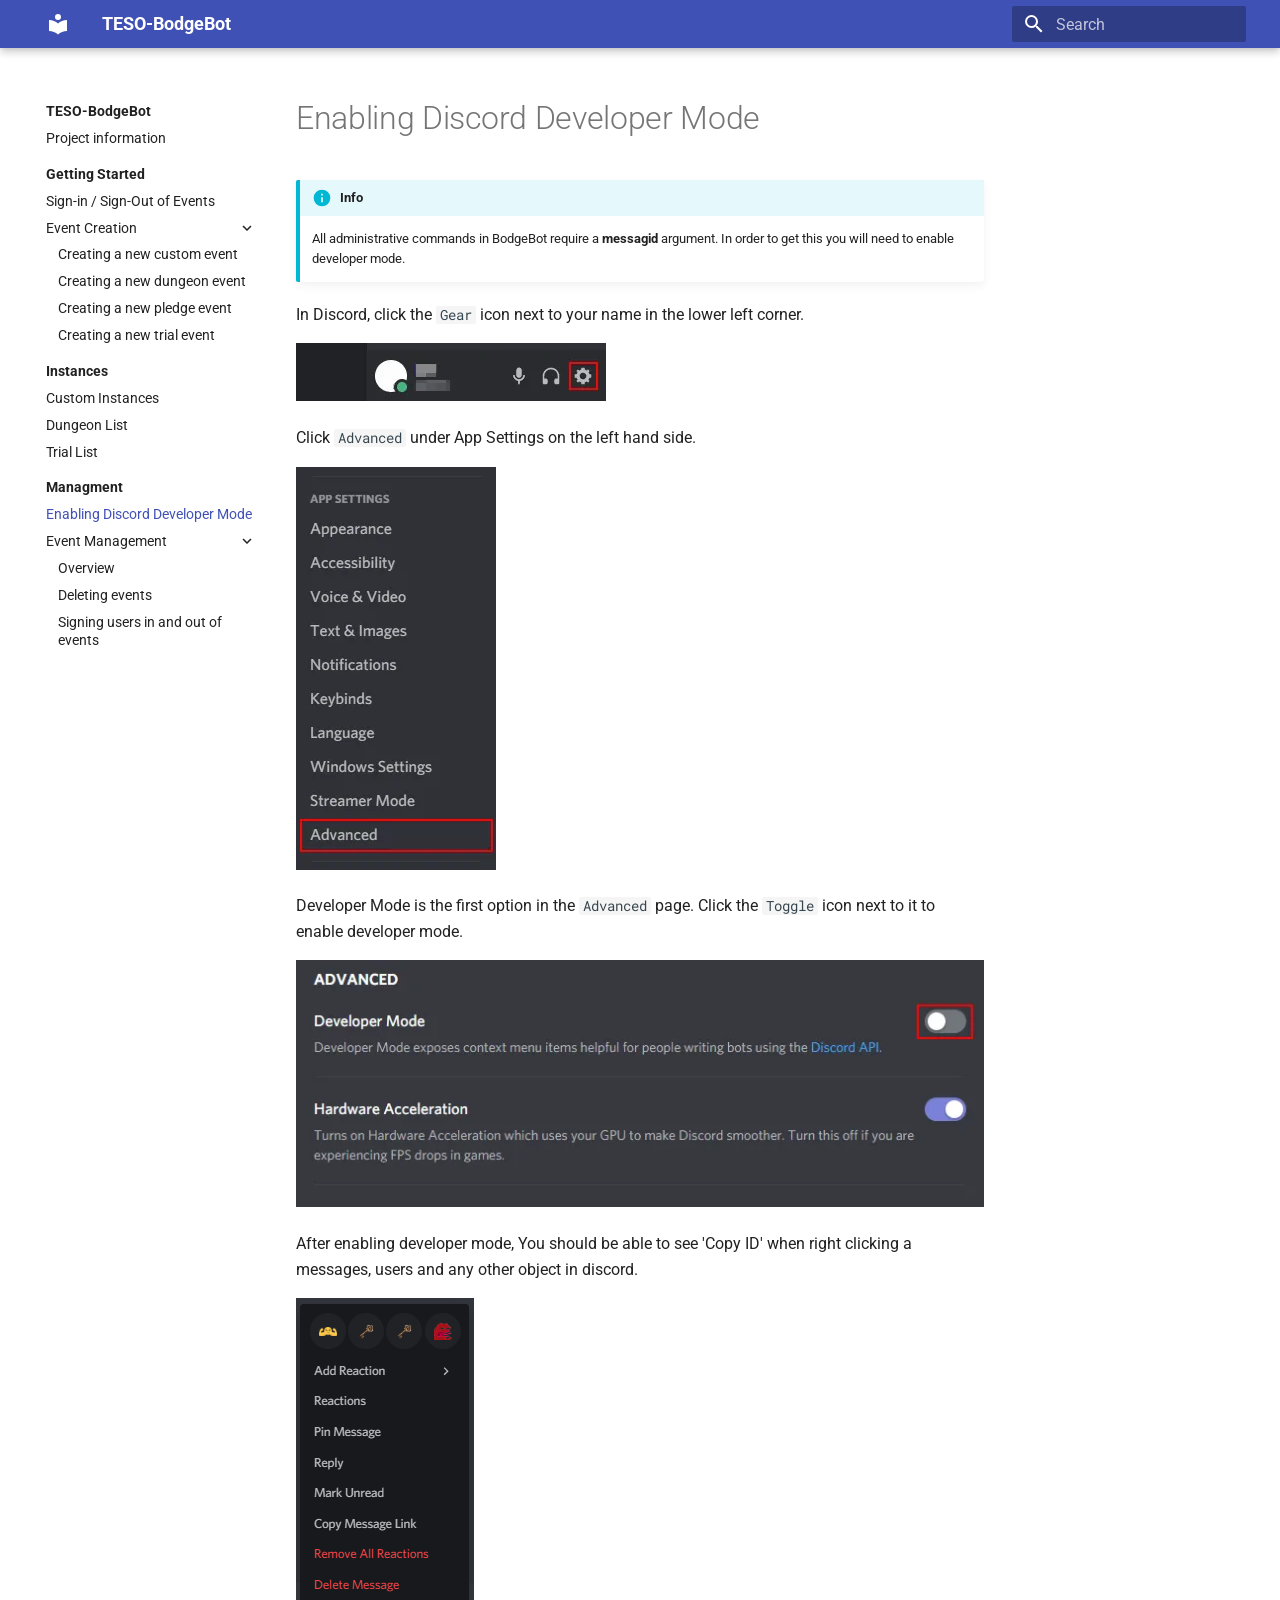
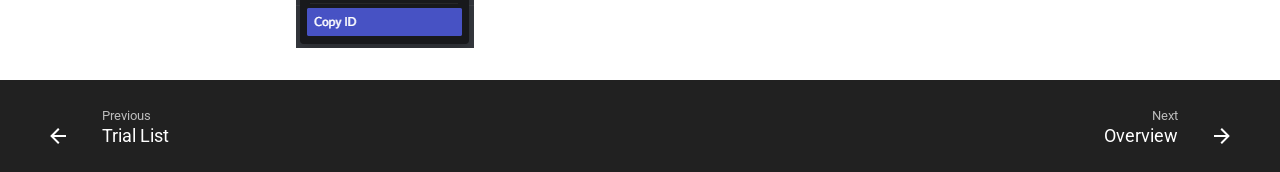
<file: Managment/enable-discord-developer/index.html>
<!doctype html>
<html lang="en" class="no-js">
  <head>
    
      <meta charset="utf-8">
      <meta name="viewport" content="width=device-width,initial-scale=1">
      
      
      
      <link rel="icon" href="../../assets/images/favicon.png">
      <meta name="generator" content="mkdocs-1.3.0, mkdocs-material-8.2.11">
    
    
      
        <title>Enabling Discord Developer Mode - TESO-BodgeBot</title>
      
    
    
      <link rel="stylesheet" href="../../assets/stylesheets/main.8c5ef100.min.css">
      
        
        <link rel="stylesheet" href="../../assets/stylesheets/palette.9647289d.min.css">
        
      
    
    
    
      
        
        
        <link rel="preconnect" href="https://fonts.gstatic.com" crossorigin>
        <link rel="stylesheet" href="https://fonts.googleapis.com/css?family=Roboto:300,300i,400,400i,700,700i%7CRoboto+Mono:400,400i,700,700i&display=fallback">
        <style>:root{--md-text-font:"Roboto";--md-code-font:"Roboto Mono"}</style>
      
    
    
      <link rel="stylesheet" href="../../stylesheets/extra.css">
    
    <script>__md_scope=new URL("../..",location),__md_get=(e,_=localStorage,t=__md_scope)=>JSON.parse(_.getItem(t.pathname+"."+e)),__md_set=(e,_,t=localStorage,a=__md_scope)=>{try{t.setItem(a.pathname+"."+e,JSON.stringify(_))}catch(e){}}</script>
    
      

    
    
  </head>
  
  
    
    
    
    
    
    <body dir="ltr" data-md-color-scheme="" data-md-color-primary="none" data-md-color-accent="none">
  
    
    
    <input class="md-toggle" data-md-toggle="drawer" type="checkbox" id="__drawer" autocomplete="off">
    <input class="md-toggle" data-md-toggle="search" type="checkbox" id="__search" autocomplete="off">
    <label class="md-overlay" for="__drawer"></label>
    <div data-md-component="skip">
      
        
        <a href="#enabling-discord-developer-mode" class="md-skip">
          Skip to content
        </a>
      
    </div>
    <div data-md-component="announce">
      
    </div>
    
    
      

<header class="md-header" data-md-component="header">
  <nav class="md-header__inner md-grid" aria-label="Header">
    <a href="../.." title="TESO-BodgeBot" class="md-header__button md-logo" aria-label="TESO-BodgeBot" data-md-component="logo">
      
  
  <svg xmlns="http://www.w3.org/2000/svg" viewBox="0 0 24 24"><path d="M12 8a3 3 0 0 0 3-3 3 3 0 0 0-3-3 3 3 0 0 0-3 3 3 3 0 0 0 3 3m0 3.54C9.64 9.35 6.5 8 3 8v11c3.5 0 6.64 1.35 9 3.54 2.36-2.19 5.5-3.54 9-3.54V8c-3.5 0-6.64 1.35-9 3.54Z"/></svg>

    </a>
    <label class="md-header__button md-icon" for="__drawer">
      <svg xmlns="http://www.w3.org/2000/svg" viewBox="0 0 24 24"><path d="M3 6h18v2H3V6m0 5h18v2H3v-2m0 5h18v2H3v-2Z"/></svg>
    </label>
    <div class="md-header__title" data-md-component="header-title">
      <div class="md-header__ellipsis">
        <div class="md-header__topic">
          <span class="md-ellipsis">
            TESO-BodgeBot
          </span>
        </div>
        <div class="md-header__topic" data-md-component="header-topic">
          <span class="md-ellipsis">
            
              Enabling Discord Developer Mode
            
          </span>
        </div>
      </div>
    </div>
    
    
    
      <label class="md-header__button md-icon" for="__search">
        <svg xmlns="http://www.w3.org/2000/svg" viewBox="0 0 24 24"><path d="M9.5 3A6.5 6.5 0 0 1 16 9.5c0 1.61-.59 3.09-1.56 4.23l.27.27h.79l5 5-1.5 1.5-5-5v-.79l-.27-.27A6.516 6.516 0 0 1 9.5 16 6.5 6.5 0 0 1 3 9.5 6.5 6.5 0 0 1 9.5 3m0 2C7 5 5 7 5 9.5S7 14 9.5 14 14 12 14 9.5 12 5 9.5 5Z"/></svg>
      </label>
      <div class="md-search" data-md-component="search" role="dialog">
  <label class="md-search__overlay" for="__search"></label>
  <div class="md-search__inner" role="search">
    <form class="md-search__form" name="search">
      <input type="text" class="md-search__input" name="query" aria-label="Search" placeholder="Search" autocapitalize="off" autocorrect="off" autocomplete="off" spellcheck="false" data-md-component="search-query" required>
      <label class="md-search__icon md-icon" for="__search">
        <svg xmlns="http://www.w3.org/2000/svg" viewBox="0 0 24 24"><path d="M9.5 3A6.5 6.5 0 0 1 16 9.5c0 1.61-.59 3.09-1.56 4.23l.27.27h.79l5 5-1.5 1.5-5-5v-.79l-.27-.27A6.516 6.516 0 0 1 9.5 16 6.5 6.5 0 0 1 3 9.5 6.5 6.5 0 0 1 9.5 3m0 2C7 5 5 7 5 9.5S7 14 9.5 14 14 12 14 9.5 12 5 9.5 5Z"/></svg>
        <svg xmlns="http://www.w3.org/2000/svg" viewBox="0 0 24 24"><path d="M20 11v2H8l5.5 5.5-1.42 1.42L4.16 12l7.92-7.92L13.5 5.5 8 11h12Z"/></svg>
      </label>
      <nav class="md-search__options" aria-label="Search">
        
        <button type="reset" class="md-search__icon md-icon" aria-label="Clear" tabindex="-1">
          <svg xmlns="http://www.w3.org/2000/svg" viewBox="0 0 24 24"><path d="M19 6.41 17.59 5 12 10.59 6.41 5 5 6.41 10.59 12 5 17.59 6.41 19 12 13.41 17.59 19 19 17.59 13.41 12 19 6.41Z"/></svg>
        </button>
      </nav>
      
    </form>
    <div class="md-search__output">
      <div class="md-search__scrollwrap" data-md-scrollfix>
        <div class="md-search-result" data-md-component="search-result">
          <div class="md-search-result__meta">
            Initializing search
          </div>
          <ol class="md-search-result__list"></ol>
        </div>
      </div>
    </div>
  </div>
</div>
    
    
  </nav>
  
</header>
    
    <div class="md-container" data-md-component="container">
      
      
        
          
        
      
      <main class="md-main" data-md-component="main">
        <div class="md-main__inner md-grid">
          
            
              
              <div class="md-sidebar md-sidebar--primary" data-md-component="sidebar" data-md-type="navigation" >
                <div class="md-sidebar__scrollwrap">
                  <div class="md-sidebar__inner">
                    


<nav class="md-nav md-nav--primary" aria-label="Navigation" data-md-level="0">
  <label class="md-nav__title" for="__drawer">
    <a href="../.." title="TESO-BodgeBot" class="md-nav__button md-logo" aria-label="TESO-BodgeBot" data-md-component="logo">
      
  
  <svg xmlns="http://www.w3.org/2000/svg" viewBox="0 0 24 24"><path d="M12 8a3 3 0 0 0 3-3 3 3 0 0 0-3-3 3 3 0 0 0-3 3 3 3 0 0 0 3 3m0 3.54C9.64 9.35 6.5 8 3 8v11c3.5 0 6.64 1.35 9 3.54 2.36-2.19 5.5-3.54 9-3.54V8c-3.5 0-6.64 1.35-9 3.54Z"/></svg>

    </a>
    TESO-BodgeBot
  </label>
  
  <ul class="md-nav__list" data-md-scrollfix>
    
      
      
      

  
  
  
    <li class="md-nav__item">
      <a href="../.." class="md-nav__link">
        Project information
      </a>
    </li>
  

    
      
      
      

  
  
  
    
      
    
    <li class="md-nav__item md-nav__item--section md-nav__item--nested">
      
      
        <input class="md-nav__toggle md-toggle" data-md-toggle="__nav_2" data-md-state="indeterminate" type="checkbox" id="__nav_2" checked>
      
      
      
      
        <label class="md-nav__link" for="__nav_2">
          Getting Started
          <span class="md-nav__icon md-icon"></span>
        </label>
      
      <nav class="md-nav" aria-label="Getting Started" data-md-level="1">
        <label class="md-nav__title" for="__nav_2">
          <span class="md-nav__icon md-icon"></span>
          Getting Started
        </label>
        <ul class="md-nav__list" data-md-scrollfix>
          
            
              
  
  
  
    <li class="md-nav__item">
      <a href="../../Getting-Started/signin-signout/" class="md-nav__link">
        Sign-in / Sign-Out of Events
      </a>
    </li>
  

            
          
            
              
  
  
  
    
    <li class="md-nav__item md-nav__item--nested">
      
      
        <input class="md-nav__toggle md-toggle" data-md-toggle="__nav_2_2" data-md-state="indeterminate" type="checkbox" id="__nav_2_2" checked>
      
      
      
      
        <label class="md-nav__link" for="__nav_2_2">
          Event Creation
          <span class="md-nav__icon md-icon"></span>
        </label>
      
      <nav class="md-nav" aria-label="Event Creation" data-md-level="2">
        <label class="md-nav__title" for="__nav_2_2">
          <span class="md-nav__icon md-icon"></span>
          Event Creation
        </label>
        <ul class="md-nav__list" data-md-scrollfix>
          
            
              
  
  
  
    <li class="md-nav__item">
      <a href="../../Getting-Started/Event%20Creation/custom/" class="md-nav__link">
        Creating a new custom event
      </a>
    </li>
  

            
          
            
              
  
  
  
    <li class="md-nav__item">
      <a href="../../Getting-Started/Event%20Creation/dungeon/" class="md-nav__link">
        Creating a new dungeon event
      </a>
    </li>
  

            
          
            
              
  
  
  
    <li class="md-nav__item">
      <a href="../../Getting-Started/Event%20Creation/pledge/" class="md-nav__link">
        Creating a new pledge event
      </a>
    </li>
  

            
          
            
              
  
  
  
    <li class="md-nav__item">
      <a href="../../Getting-Started/Event%20Creation/trial/" class="md-nav__link">
        Creating a new trial event
      </a>
    </li>
  

            
          
        </ul>
      </nav>
    </li>
  

            
          
        </ul>
      </nav>
    </li>
  

    
      
      
      

  
  
  
    
      
    
    <li class="md-nav__item md-nav__item--section md-nav__item--nested">
      
      
        <input class="md-nav__toggle md-toggle" data-md-toggle="__nav_3" data-md-state="indeterminate" type="checkbox" id="__nav_3" checked>
      
      
      
      
        <label class="md-nav__link" for="__nav_3">
          Instances
          <span class="md-nav__icon md-icon"></span>
        </label>
      
      <nav class="md-nav" aria-label="Instances" data-md-level="1">
        <label class="md-nav__title" for="__nav_3">
          <span class="md-nav__icon md-icon"></span>
          Instances
        </label>
        <ul class="md-nav__list" data-md-scrollfix>
          
            
              
  
  
  
    <li class="md-nav__item">
      <a href="../../Instances/custom-instances/" class="md-nav__link">
        Custom Instances
      </a>
    </li>
  

            
          
            
              
  
  
  
    <li class="md-nav__item">
      <a href="../../Instances/dungeons/" class="md-nav__link">
        Dungeon List
      </a>
    </li>
  

            
          
            
              
  
  
  
    <li class="md-nav__item">
      <a href="../../Instances/trials/" class="md-nav__link">
        Trial List
      </a>
    </li>
  

            
          
        </ul>
      </nav>
    </li>
  

    
      
      
      

  
  
    
  
  
    
      
    
    <li class="md-nav__item md-nav__item--active md-nav__item--section md-nav__item--nested">
      
      
        <input class="md-nav__toggle md-toggle" data-md-toggle="__nav_4" type="checkbox" id="__nav_4" checked>
      
      
      
      
        <label class="md-nav__link" for="__nav_4">
          Managment
          <span class="md-nav__icon md-icon"></span>
        </label>
      
      <nav class="md-nav" aria-label="Managment" data-md-level="1">
        <label class="md-nav__title" for="__nav_4">
          <span class="md-nav__icon md-icon"></span>
          Managment
        </label>
        <ul class="md-nav__list" data-md-scrollfix>
          
            
              
  
  
    
  
  
    <li class="md-nav__item md-nav__item--active">
      
      <input class="md-nav__toggle md-toggle" data-md-toggle="toc" type="checkbox" id="__toc">
      
      
        
      
      
      <a href="./" class="md-nav__link md-nav__link--active">
        Enabling Discord Developer Mode
      </a>
      
    </li>
  

            
          
            
              
  
  
  
    
    <li class="md-nav__item md-nav__item--nested">
      
      
        <input class="md-nav__toggle md-toggle" data-md-toggle="__nav_4_2" data-md-state="indeterminate" type="checkbox" id="__nav_4_2" checked>
      
      
      
      
        <label class="md-nav__link" for="__nav_4_2">
          Event Management
          <span class="md-nav__icon md-icon"></span>
        </label>
      
      <nav class="md-nav" aria-label="Event Management" data-md-level="2">
        <label class="md-nav__title" for="__nav_4_2">
          <span class="md-nav__icon md-icon"></span>
          Event Management
        </label>
        <ul class="md-nav__list" data-md-scrollfix>
          
            
              
  
  
  
    <li class="md-nav__item">
      <a href="../Event%20Management/" class="md-nav__link">
        Overview
      </a>
    </li>
  

            
          
            
              
  
  
  
    <li class="md-nav__item">
      <a href="../Event%20Management/deleting-events/" class="md-nav__link">
        Deleting events
      </a>
    </li>
  

            
          
            
              
  
  
  
    <li class="md-nav__item">
      <a href="../Event%20Management/user-signin-signout/" class="md-nav__link">
        Signing users in and out of events
      </a>
    </li>
  

            
          
        </ul>
      </nav>
    </li>
  

            
          
        </ul>
      </nav>
    </li>
  

    
  </ul>
</nav>
                  </div>
                </div>
              </div>
            
            
              
              <div class="md-sidebar md-sidebar--secondary" data-md-component="sidebar" data-md-type="toc" >
                <div class="md-sidebar__scrollwrap">
                  <div class="md-sidebar__inner">
                    

<nav class="md-nav md-nav--secondary" aria-label="Table of contents">
  
  
  
    
  
  
</nav>
                  </div>
                </div>
              </div>
            
          
          <div class="md-content" data-md-component="content">
            <article class="md-content__inner md-typeset">
              
                


<h1 id="enabling-discord-developer-mode">Enabling Discord Developer Mode</h1>
<div class="admonition info">
<p class="admonition-title">Info</p>
<p>All administrative commands in BodgeBot require a <strong>messagid</strong> argument. In order to get this you will need to enable developer mode.</p>
</div>
<p>In Discord, click the <code>Gear</code> icon next to your name in the lower left corner.</p>
<p><img alt="Discord-Settings-Icon" src="../../assets/Discord-Settings-Icon.webp" /></p>
<p>Click <code>Advanced</code> under App Settings on the left hand side.</p>
<p><img alt="Discord-Advanced-Option-Under-App-Settings" src="../../assets/Discord-Advanced-Option-Under-App-Settings.webp" /></p>
<p>Developer Mode is the first option in the <code>Advanced</code> page. Click the <code>Toggle</code> icon next to it to enable developer mode.</p>
<p><img alt="Discord-Developer-Mode-Switch" src="../../assets/Discord-Developer-Mode-Switch.webp" /></p>
<p>After enabling developer mode, You should be able to see 'Copy ID' when right clicking a messages, users and any other object in discord.</p>
<p><img alt="Discord-Capture-MessageId" src="../../assets/Discord-Capture-MessageId.png" /></p>

              
            </article>
          </div>
        </div>
        
      </main>
      
        <footer class="md-footer">
  
    <nav class="md-footer__inner md-grid" aria-label="Footer">
      
        
        <a href="../../Instances/trials/" class="md-footer__link md-footer__link--prev" aria-label="Previous: Trial List" rel="prev">
          <div class="md-footer__button md-icon">
            <svg xmlns="http://www.w3.org/2000/svg" viewBox="0 0 24 24"><path d="M20 11v2H8l5.5 5.5-1.42 1.42L4.16 12l7.92-7.92L13.5 5.5 8 11h12Z"/></svg>
          </div>
          <div class="md-footer__title">
            <div class="md-ellipsis">
              <span class="md-footer__direction">
                Previous
              </span>
              Trial List
            </div>
          </div>
        </a>
      
      
        
        <a href="../Event%20Management/" class="md-footer__link md-footer__link--next" aria-label="Next: Overview" rel="next">
          <div class="md-footer__title">
            <div class="md-ellipsis">
              <span class="md-footer__direction">
                Next
              </span>
              Overview
            </div>
          </div>
          <div class="md-footer__button md-icon">
            <svg xmlns="http://www.w3.org/2000/svg" viewBox="0 0 24 24"><path d="M4 11v2h12l-5.5 5.5 1.42 1.42L19.84 12l-7.92-7.92L10.5 5.5 16 11H4Z"/></svg>
          </div>
        </a>
      
    </nav>
  
  <div class="md-footer-meta md-typeset">
    <div class="md-footer-meta__inner md-grid">
      <div class="md-copyright">
  
  
    Made with
    <a href="https://squidfunk.github.io/mkdocs-material/" target="_blank" rel="noopener">
      Material for MkDocs
    </a>
  
</div>
      
    </div>
  </div>
</footer>
      
    </div>
    <div class="md-dialog" data-md-component="dialog">
      <div class="md-dialog__inner md-typeset"></div>
    </div>
    <script id="__config" type="application/json">{"base": "../..", "features": ["navigation.expand", "navigation.sections"], "search": "../../assets/javascripts/workers/search.2a1c317c.min.js", "translations": {"clipboard.copied": "Copied to clipboard", "clipboard.copy": "Copy to clipboard", "search.config.lang": "en", "search.config.pipeline": "trimmer, stopWordFilter", "search.config.separator": "[\\s\\-]+", "search.placeholder": "Search", "search.result.more.one": "1 more on this page", "search.result.more.other": "# more on this page", "search.result.none": "No matching documents", "search.result.one": "1 matching document", "search.result.other": "# matching documents", "search.result.placeholder": "Type to start searching", "search.result.term.missing": "Missing", "select.version.title": "Select version"}}</script>
    
    
      <script src="../../assets/javascripts/bundle.748e2769.min.js"></script>
      
    
  </body>
</html>
</file>
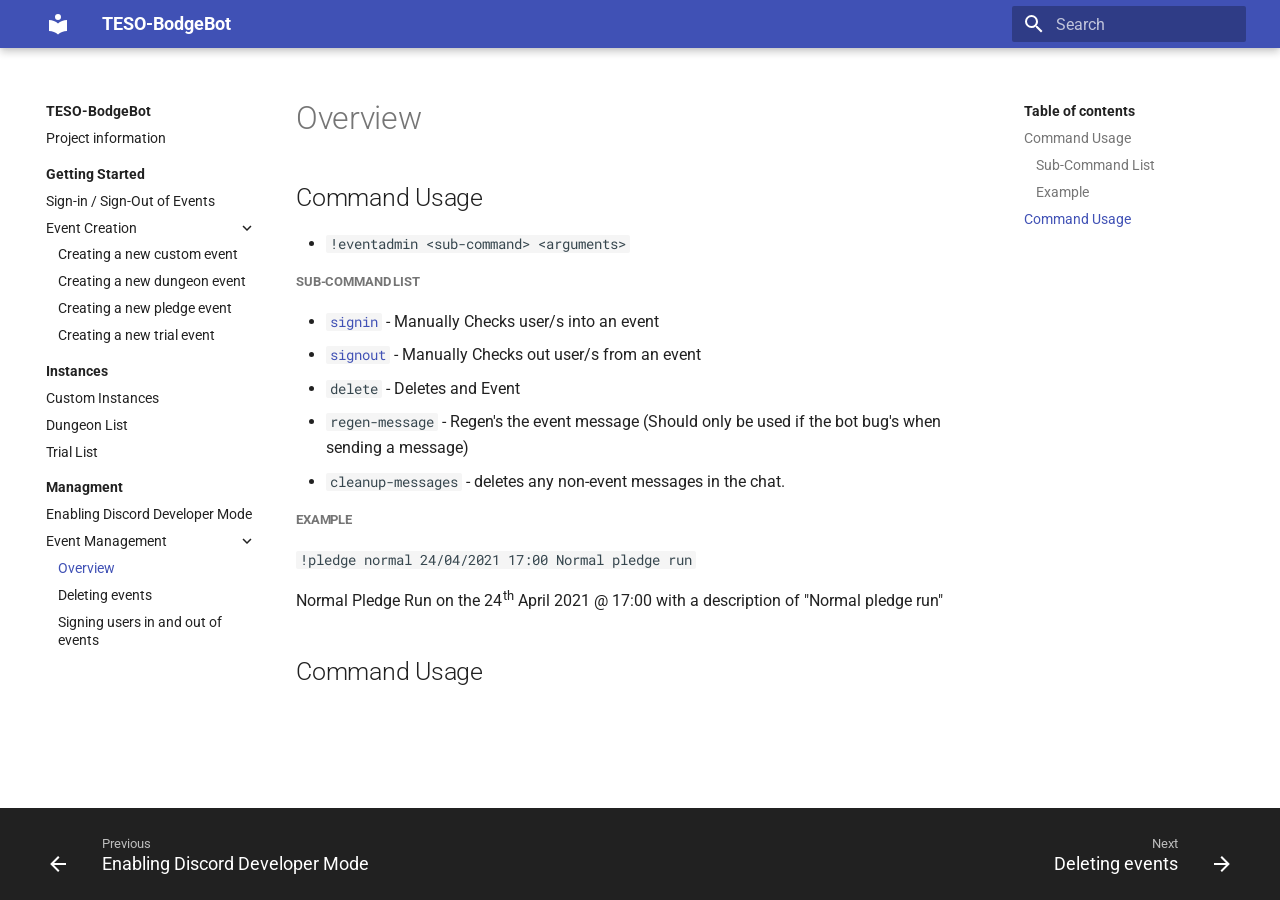
<file: Managment/Event Management/index.html>
<!doctype html>
<html lang="en" class="no-js">
  <head>
    
      <meta charset="utf-8">
      <meta name="viewport" content="width=device-width,initial-scale=1">
      
      
      
      <link rel="icon" href="../../assets/images/favicon.png">
      <meta name="generator" content="mkdocs-1.3.0, mkdocs-material-8.2.11">
    
    
      
        <title>Overview - TESO-BodgeBot</title>
      
    
    
      <link rel="stylesheet" href="../../assets/stylesheets/main.8c5ef100.min.css">
      
        
        <link rel="stylesheet" href="../../assets/stylesheets/palette.9647289d.min.css">
        
      
    
    
    
      
        
        
        <link rel="preconnect" href="https://fonts.gstatic.com" crossorigin>
        <link rel="stylesheet" href="https://fonts.googleapis.com/css?family=Roboto:300,300i,400,400i,700,700i%7CRoboto+Mono:400,400i,700,700i&display=fallback">
        <style>:root{--md-text-font:"Roboto";--md-code-font:"Roboto Mono"}</style>
      
    
    
      <link rel="stylesheet" href="../../stylesheets/extra.css">
    
    <script>__md_scope=new URL("../..",location),__md_get=(e,_=localStorage,t=__md_scope)=>JSON.parse(_.getItem(t.pathname+"."+e)),__md_set=(e,_,t=localStorage,a=__md_scope)=>{try{t.setItem(a.pathname+"."+e,JSON.stringify(_))}catch(e){}}</script>
    
      

    
    
  </head>
  
  
    
    
    
    
    
    <body dir="ltr" data-md-color-scheme="" data-md-color-primary="none" data-md-color-accent="none">
  
    
    
    <input class="md-toggle" data-md-toggle="drawer" type="checkbox" id="__drawer" autocomplete="off">
    <input class="md-toggle" data-md-toggle="search" type="checkbox" id="__search" autocomplete="off">
    <label class="md-overlay" for="__drawer"></label>
    <div data-md-component="skip">
      
        
        <a href="#overview" class="md-skip">
          Skip to content
        </a>
      
    </div>
    <div data-md-component="announce">
      
    </div>
    
    
      

<header class="md-header" data-md-component="header">
  <nav class="md-header__inner md-grid" aria-label="Header">
    <a href="../.." title="TESO-BodgeBot" class="md-header__button md-logo" aria-label="TESO-BodgeBot" data-md-component="logo">
      
  
  <svg xmlns="http://www.w3.org/2000/svg" viewBox="0 0 24 24"><path d="M12 8a3 3 0 0 0 3-3 3 3 0 0 0-3-3 3 3 0 0 0-3 3 3 3 0 0 0 3 3m0 3.54C9.64 9.35 6.5 8 3 8v11c3.5 0 6.64 1.35 9 3.54 2.36-2.19 5.5-3.54 9-3.54V8c-3.5 0-6.64 1.35-9 3.54Z"/></svg>

    </a>
    <label class="md-header__button md-icon" for="__drawer">
      <svg xmlns="http://www.w3.org/2000/svg" viewBox="0 0 24 24"><path d="M3 6h18v2H3V6m0 5h18v2H3v-2m0 5h18v2H3v-2Z"/></svg>
    </label>
    <div class="md-header__title" data-md-component="header-title">
      <div class="md-header__ellipsis">
        <div class="md-header__topic">
          <span class="md-ellipsis">
            TESO-BodgeBot
          </span>
        </div>
        <div class="md-header__topic" data-md-component="header-topic">
          <span class="md-ellipsis">
            
              Overview
            
          </span>
        </div>
      </div>
    </div>
    
    
    
      <label class="md-header__button md-icon" for="__search">
        <svg xmlns="http://www.w3.org/2000/svg" viewBox="0 0 24 24"><path d="M9.5 3A6.5 6.5 0 0 1 16 9.5c0 1.61-.59 3.09-1.56 4.23l.27.27h.79l5 5-1.5 1.5-5-5v-.79l-.27-.27A6.516 6.516 0 0 1 9.5 16 6.5 6.5 0 0 1 3 9.5 6.5 6.5 0 0 1 9.5 3m0 2C7 5 5 7 5 9.5S7 14 9.5 14 14 12 14 9.5 12 5 9.5 5Z"/></svg>
      </label>
      <div class="md-search" data-md-component="search" role="dialog">
  <label class="md-search__overlay" for="__search"></label>
  <div class="md-search__inner" role="search">
    <form class="md-search__form" name="search">
      <input type="text" class="md-search__input" name="query" aria-label="Search" placeholder="Search" autocapitalize="off" autocorrect="off" autocomplete="off" spellcheck="false" data-md-component="search-query" required>
      <label class="md-search__icon md-icon" for="__search">
        <svg xmlns="http://www.w3.org/2000/svg" viewBox="0 0 24 24"><path d="M9.5 3A6.5 6.5 0 0 1 16 9.5c0 1.61-.59 3.09-1.56 4.23l.27.27h.79l5 5-1.5 1.5-5-5v-.79l-.27-.27A6.516 6.516 0 0 1 9.5 16 6.5 6.5 0 0 1 3 9.5 6.5 6.5 0 0 1 9.5 3m0 2C7 5 5 7 5 9.5S7 14 9.5 14 14 12 14 9.5 12 5 9.5 5Z"/></svg>
        <svg xmlns="http://www.w3.org/2000/svg" viewBox="0 0 24 24"><path d="M20 11v2H8l5.5 5.5-1.42 1.42L4.16 12l7.92-7.92L13.5 5.5 8 11h12Z"/></svg>
      </label>
      <nav class="md-search__options" aria-label="Search">
        
        <button type="reset" class="md-search__icon md-icon" aria-label="Clear" tabindex="-1">
          <svg xmlns="http://www.w3.org/2000/svg" viewBox="0 0 24 24"><path d="M19 6.41 17.59 5 12 10.59 6.41 5 5 6.41 10.59 12 5 17.59 6.41 19 12 13.41 17.59 19 19 17.59 13.41 12 19 6.41Z"/></svg>
        </button>
      </nav>
      
    </form>
    <div class="md-search__output">
      <div class="md-search__scrollwrap" data-md-scrollfix>
        <div class="md-search-result" data-md-component="search-result">
          <div class="md-search-result__meta">
            Initializing search
          </div>
          <ol class="md-search-result__list"></ol>
        </div>
      </div>
    </div>
  </div>
</div>
    
    
  </nav>
  
</header>
    
    <div class="md-container" data-md-component="container">
      
      
        
          
        
      
      <main class="md-main" data-md-component="main">
        <div class="md-main__inner md-grid">
          
            
              
              <div class="md-sidebar md-sidebar--primary" data-md-component="sidebar" data-md-type="navigation" >
                <div class="md-sidebar__scrollwrap">
                  <div class="md-sidebar__inner">
                    


<nav class="md-nav md-nav--primary" aria-label="Navigation" data-md-level="0">
  <label class="md-nav__title" for="__drawer">
    <a href="../.." title="TESO-BodgeBot" class="md-nav__button md-logo" aria-label="TESO-BodgeBot" data-md-component="logo">
      
  
  <svg xmlns="http://www.w3.org/2000/svg" viewBox="0 0 24 24"><path d="M12 8a3 3 0 0 0 3-3 3 3 0 0 0-3-3 3 3 0 0 0-3 3 3 3 0 0 0 3 3m0 3.54C9.64 9.35 6.5 8 3 8v11c3.5 0 6.64 1.35 9 3.54 2.36-2.19 5.5-3.54 9-3.54V8c-3.5 0-6.64 1.35-9 3.54Z"/></svg>

    </a>
    TESO-BodgeBot
  </label>
  
  <ul class="md-nav__list" data-md-scrollfix>
    
      
      
      

  
  
  
    <li class="md-nav__item">
      <a href="../.." class="md-nav__link">
        Project information
      </a>
    </li>
  

    
      
      
      

  
  
  
    
      
    
    <li class="md-nav__item md-nav__item--section md-nav__item--nested">
      
      
        <input class="md-nav__toggle md-toggle" data-md-toggle="__nav_2" data-md-state="indeterminate" type="checkbox" id="__nav_2" checked>
      
      
      
      
        <label class="md-nav__link" for="__nav_2">
          Getting Started
          <span class="md-nav__icon md-icon"></span>
        </label>
      
      <nav class="md-nav" aria-label="Getting Started" data-md-level="1">
        <label class="md-nav__title" for="__nav_2">
          <span class="md-nav__icon md-icon"></span>
          Getting Started
        </label>
        <ul class="md-nav__list" data-md-scrollfix>
          
            
              
  
  
  
    <li class="md-nav__item">
      <a href="../../Getting-Started/signin-signout/" class="md-nav__link">
        Sign-in / Sign-Out of Events
      </a>
    </li>
  

            
          
            
              
  
  
  
    
    <li class="md-nav__item md-nav__item--nested">
      
      
        <input class="md-nav__toggle md-toggle" data-md-toggle="__nav_2_2" data-md-state="indeterminate" type="checkbox" id="__nav_2_2" checked>
      
      
      
      
        <label class="md-nav__link" for="__nav_2_2">
          Event Creation
          <span class="md-nav__icon md-icon"></span>
        </label>
      
      <nav class="md-nav" aria-label="Event Creation" data-md-level="2">
        <label class="md-nav__title" for="__nav_2_2">
          <span class="md-nav__icon md-icon"></span>
          Event Creation
        </label>
        <ul class="md-nav__list" data-md-scrollfix>
          
            
              
  
  
  
    <li class="md-nav__item">
      <a href="../../Getting-Started/Event%20Creation/custom/" class="md-nav__link">
        Creating a new custom event
      </a>
    </li>
  

            
          
            
              
  
  
  
    <li class="md-nav__item">
      <a href="../../Getting-Started/Event%20Creation/dungeon/" class="md-nav__link">
        Creating a new dungeon event
      </a>
    </li>
  

            
          
            
              
  
  
  
    <li class="md-nav__item">
      <a href="../../Getting-Started/Event%20Creation/pledge/" class="md-nav__link">
        Creating a new pledge event
      </a>
    </li>
  

            
          
            
              
  
  
  
    <li class="md-nav__item">
      <a href="../../Getting-Started/Event%20Creation/trial/" class="md-nav__link">
        Creating a new trial event
      </a>
    </li>
  

            
          
        </ul>
      </nav>
    </li>
  

            
          
        </ul>
      </nav>
    </li>
  

    
      
      
      

  
  
  
    
      
    
    <li class="md-nav__item md-nav__item--section md-nav__item--nested">
      
      
        <input class="md-nav__toggle md-toggle" data-md-toggle="__nav_3" data-md-state="indeterminate" type="checkbox" id="__nav_3" checked>
      
      
      
      
        <label class="md-nav__link" for="__nav_3">
          Instances
          <span class="md-nav__icon md-icon"></span>
        </label>
      
      <nav class="md-nav" aria-label="Instances" data-md-level="1">
        <label class="md-nav__title" for="__nav_3">
          <span class="md-nav__icon md-icon"></span>
          Instances
        </label>
        <ul class="md-nav__list" data-md-scrollfix>
          
            
              
  
  
  
    <li class="md-nav__item">
      <a href="../../Instances/custom-instances/" class="md-nav__link">
        Custom Instances
      </a>
    </li>
  

            
          
            
              
  
  
  
    <li class="md-nav__item">
      <a href="../../Instances/dungeons/" class="md-nav__link">
        Dungeon List
      </a>
    </li>
  

            
          
            
              
  
  
  
    <li class="md-nav__item">
      <a href="../../Instances/trials/" class="md-nav__link">
        Trial List
      </a>
    </li>
  

            
          
        </ul>
      </nav>
    </li>
  

    
      
      
      

  
  
    
  
  
    
      
    
    <li class="md-nav__item md-nav__item--active md-nav__item--section md-nav__item--nested">
      
      
        <input class="md-nav__toggle md-toggle" data-md-toggle="__nav_4" type="checkbox" id="__nav_4" checked>
      
      
      
      
        <label class="md-nav__link" for="__nav_4">
          Managment
          <span class="md-nav__icon md-icon"></span>
        </label>
      
      <nav class="md-nav" aria-label="Managment" data-md-level="1">
        <label class="md-nav__title" for="__nav_4">
          <span class="md-nav__icon md-icon"></span>
          Managment
        </label>
        <ul class="md-nav__list" data-md-scrollfix>
          
            
              
  
  
  
    <li class="md-nav__item">
      <a href="../enable-discord-developer/" class="md-nav__link">
        Enabling Discord Developer Mode
      </a>
    </li>
  

            
          
            
              
  
  
    
  
  
    
    <li class="md-nav__item md-nav__item--active md-nav__item--nested">
      
      
        <input class="md-nav__toggle md-toggle" data-md-toggle="__nav_4_2" type="checkbox" id="__nav_4_2" checked>
      
      
      
      
        <label class="md-nav__link" for="__nav_4_2">
          Event Management
          <span class="md-nav__icon md-icon"></span>
        </label>
      
      <nav class="md-nav" aria-label="Event Management" data-md-level="2">
        <label class="md-nav__title" for="__nav_4_2">
          <span class="md-nav__icon md-icon"></span>
          Event Management
        </label>
        <ul class="md-nav__list" data-md-scrollfix>
          
            
              
  
  
    
  
  
    <li class="md-nav__item md-nav__item--active">
      
      <input class="md-nav__toggle md-toggle" data-md-toggle="toc" type="checkbox" id="__toc">
      
      
        
      
      
        <label class="md-nav__link md-nav__link--active" for="__toc">
          Overview
          <span class="md-nav__icon md-icon"></span>
        </label>
      
      <a href="./" class="md-nav__link md-nav__link--active">
        Overview
      </a>
      
        

<nav class="md-nav md-nav--secondary" aria-label="Table of contents">
  
  
  
    
  
  
    <label class="md-nav__title" for="__toc">
      <span class="md-nav__icon md-icon"></span>
      Table of contents
    </label>
    <ul class="md-nav__list" data-md-component="toc" data-md-scrollfix>
      
        <li class="md-nav__item">
  <a href="#command-usage" class="md-nav__link">
    Command Usage
  </a>
  
    <nav class="md-nav" aria-label="Command Usage">
      <ul class="md-nav__list">
        
          <li class="md-nav__item">
  <a href="#sub-command-list" class="md-nav__link">
    Sub-Command List
  </a>
  
</li>
        
          <li class="md-nav__item">
  <a href="#example" class="md-nav__link">
    Example
  </a>
  
</li>
        
      </ul>
    </nav>
  
</li>
      
        <li class="md-nav__item">
  <a href="#command-usage_1" class="md-nav__link">
    Command Usage
  </a>
  
</li>
      
    </ul>
  
</nav>
      
    </li>
  

            
          
            
              
  
  
  
    <li class="md-nav__item">
      <a href="deleting-events/" class="md-nav__link">
        Deleting events
      </a>
    </li>
  

            
          
            
              
  
  
  
    <li class="md-nav__item">
      <a href="user-signin-signout/" class="md-nav__link">
        Signing users in and out of events
      </a>
    </li>
  

            
          
        </ul>
      </nav>
    </li>
  

            
          
        </ul>
      </nav>
    </li>
  

    
  </ul>
</nav>
                  </div>
                </div>
              </div>
            
            
              
              <div class="md-sidebar md-sidebar--secondary" data-md-component="sidebar" data-md-type="toc" >
                <div class="md-sidebar__scrollwrap">
                  <div class="md-sidebar__inner">
                    

<nav class="md-nav md-nav--secondary" aria-label="Table of contents">
  
  
  
    
  
  
    <label class="md-nav__title" for="__toc">
      <span class="md-nav__icon md-icon"></span>
      Table of contents
    </label>
    <ul class="md-nav__list" data-md-component="toc" data-md-scrollfix>
      
        <li class="md-nav__item">
  <a href="#command-usage" class="md-nav__link">
    Command Usage
  </a>
  
    <nav class="md-nav" aria-label="Command Usage">
      <ul class="md-nav__list">
        
          <li class="md-nav__item">
  <a href="#sub-command-list" class="md-nav__link">
    Sub-Command List
  </a>
  
</li>
        
          <li class="md-nav__item">
  <a href="#example" class="md-nav__link">
    Example
  </a>
  
</li>
        
      </ul>
    </nav>
  
</li>
      
        <li class="md-nav__item">
  <a href="#command-usage_1" class="md-nav__link">
    Command Usage
  </a>
  
</li>
      
    </ul>
  
</nav>
                  </div>
                </div>
              </div>
            
          
          <div class="md-content" data-md-component="content">
            <article class="md-content__inner md-typeset">
              
                


<h1 id="overview">Overview</h1>
<h2 id="command-usage">Command Usage</h2>
<ul>
<li><code>!eventadmin &lt;sub-command&gt; &lt;arguments&gt;</code> </li>
</ul>
<h5 id="sub-command-list">Sub-Command List</h5>
<ul>
<li><a href="/Managment/Event Management/user-signin-signout"><code>signin</code></a> - Manually Checks user/s into an event  </li>
<li><a href="/Managment/Event Management/user-signin-signout"><code>signout</code></a> - Manually Checks out user/s from an event</li>
<li><code>delete</code> - Deletes and Event</li>
<li><code>regen-message</code> - Regen's the event message (Should only be used if the bot bug's when sending a message)</li>
<li><code>cleanup-messages</code> - deletes any non-event messages in the chat.</li>
</ul>
<h5 id="example">Example</h5>
<p><code>!pledge normal 24/04/2021 17:00 Normal pledge run</code> </p>
<p>Normal Pledge Run on the 24<sup>th</sup> April 2021 @ 17:00 with a description of "Normal pledge run"</p>
<h2 id="command-usage_1">Command Usage</h2>

              
            </article>
          </div>
        </div>
        
      </main>
      
        <footer class="md-footer">
  
    <nav class="md-footer__inner md-grid" aria-label="Footer">
      
        
        <a href="../enable-discord-developer/" class="md-footer__link md-footer__link--prev" aria-label="Previous: Enabling Discord Developer Mode" rel="prev">
          <div class="md-footer__button md-icon">
            <svg xmlns="http://www.w3.org/2000/svg" viewBox="0 0 24 24"><path d="M20 11v2H8l5.5 5.5-1.42 1.42L4.16 12l7.92-7.92L13.5 5.5 8 11h12Z"/></svg>
          </div>
          <div class="md-footer__title">
            <div class="md-ellipsis">
              <span class="md-footer__direction">
                Previous
              </span>
              Enabling Discord Developer Mode
            </div>
          </div>
        </a>
      
      
        
        <a href="deleting-events/" class="md-footer__link md-footer__link--next" aria-label="Next: Deleting events" rel="next">
          <div class="md-footer__title">
            <div class="md-ellipsis">
              <span class="md-footer__direction">
                Next
              </span>
              Deleting events
            </div>
          </div>
          <div class="md-footer__button md-icon">
            <svg xmlns="http://www.w3.org/2000/svg" viewBox="0 0 24 24"><path d="M4 11v2h12l-5.5 5.5 1.42 1.42L19.84 12l-7.92-7.92L10.5 5.5 16 11H4Z"/></svg>
          </div>
        </a>
      
    </nav>
  
  <div class="md-footer-meta md-typeset">
    <div class="md-footer-meta__inner md-grid">
      <div class="md-copyright">
  
  
    Made with
    <a href="https://squidfunk.github.io/mkdocs-material/" target="_blank" rel="noopener">
      Material for MkDocs
    </a>
  
</div>
      
    </div>
  </div>
</footer>
      
    </div>
    <div class="md-dialog" data-md-component="dialog">
      <div class="md-dialog__inner md-typeset"></div>
    </div>
    <script id="__config" type="application/json">{"base": "../..", "features": ["navigation.expand", "navigation.sections"], "search": "../../assets/javascripts/workers/search.2a1c317c.min.js", "translations": {"clipboard.copied": "Copied to clipboard", "clipboard.copy": "Copy to clipboard", "search.config.lang": "en", "search.config.pipeline": "trimmer, stopWordFilter", "search.config.separator": "[\\s\\-]+", "search.placeholder": "Search", "search.result.more.one": "1 more on this page", "search.result.more.other": "# more on this page", "search.result.none": "No matching documents", "search.result.one": "1 matching document", "search.result.other": "# matching documents", "search.result.placeholder": "Type to start searching", "search.result.term.missing": "Missing", "select.version.title": "Select version"}}</script>
    
    
      <script src="../../assets/javascripts/bundle.748e2769.min.js"></script>
      
    
  </body>
</html>
</file>
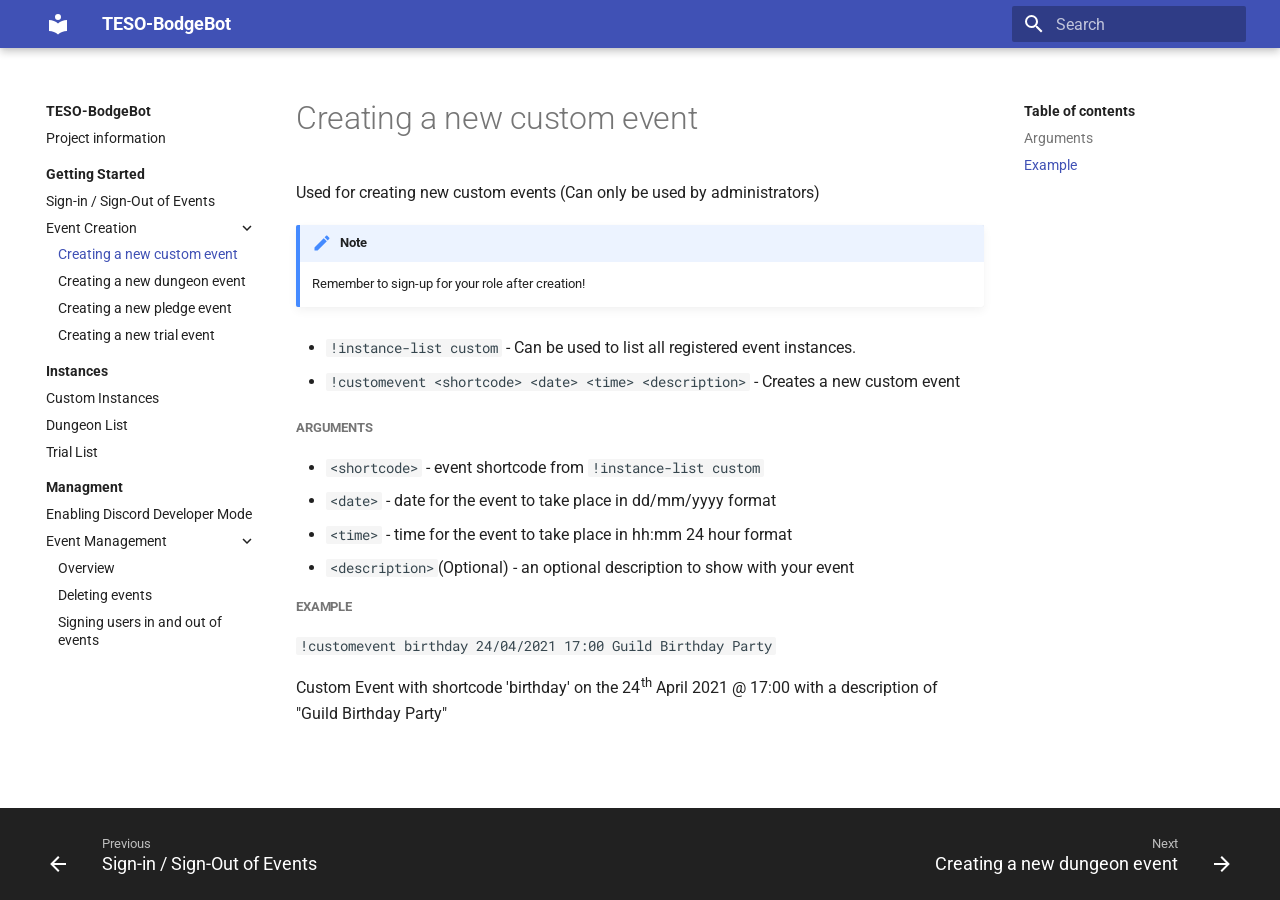
<file: Getting-Started/Event Creation/custom/index.html>
<!doctype html>
<html lang="en" class="no-js">
  <head>
    
      <meta charset="utf-8">
      <meta name="viewport" content="width=device-width,initial-scale=1">
      
      
      
      <link rel="icon" href="../../../assets/images/favicon.png">
      <meta name="generator" content="mkdocs-1.3.0, mkdocs-material-8.2.11">
    
    
      
        <title>Creating a new custom event - TESO-BodgeBot</title>
      
    
    
      <link rel="stylesheet" href="../../../assets/stylesheets/main.8c5ef100.min.css">
      
        
        <link rel="stylesheet" href="../../../assets/stylesheets/palette.9647289d.min.css">
        
      
    
    
    
      
        
        
        <link rel="preconnect" href="https://fonts.gstatic.com" crossorigin>
        <link rel="stylesheet" href="https://fonts.googleapis.com/css?family=Roboto:300,300i,400,400i,700,700i%7CRoboto+Mono:400,400i,700,700i&display=fallback">
        <style>:root{--md-text-font:"Roboto";--md-code-font:"Roboto Mono"}</style>
      
    
    
      <link rel="stylesheet" href="../../../stylesheets/extra.css">
    
    <script>__md_scope=new URL("../../..",location),__md_get=(e,_=localStorage,t=__md_scope)=>JSON.parse(_.getItem(t.pathname+"."+e)),__md_set=(e,_,t=localStorage,a=__md_scope)=>{try{t.setItem(a.pathname+"."+e,JSON.stringify(_))}catch(e){}}</script>
    
      

    
    
  </head>
  
  
    
    
    
    
    
    <body dir="ltr" data-md-color-scheme="" data-md-color-primary="none" data-md-color-accent="none">
  
    
    
    <input class="md-toggle" data-md-toggle="drawer" type="checkbox" id="__drawer" autocomplete="off">
    <input class="md-toggle" data-md-toggle="search" type="checkbox" id="__search" autocomplete="off">
    <label class="md-overlay" for="__drawer"></label>
    <div data-md-component="skip">
      
        
        <a href="#creating-a-new-custom-event" class="md-skip">
          Skip to content
        </a>
      
    </div>
    <div data-md-component="announce">
      
    </div>
    
    
      

<header class="md-header" data-md-component="header">
  <nav class="md-header__inner md-grid" aria-label="Header">
    <a href="../../.." title="TESO-BodgeBot" class="md-header__button md-logo" aria-label="TESO-BodgeBot" data-md-component="logo">
      
  
  <svg xmlns="http://www.w3.org/2000/svg" viewBox="0 0 24 24"><path d="M12 8a3 3 0 0 0 3-3 3 3 0 0 0-3-3 3 3 0 0 0-3 3 3 3 0 0 0 3 3m0 3.54C9.64 9.35 6.5 8 3 8v11c3.5 0 6.64 1.35 9 3.54 2.36-2.19 5.5-3.54 9-3.54V8c-3.5 0-6.64 1.35-9 3.54Z"/></svg>

    </a>
    <label class="md-header__button md-icon" for="__drawer">
      <svg xmlns="http://www.w3.org/2000/svg" viewBox="0 0 24 24"><path d="M3 6h18v2H3V6m0 5h18v2H3v-2m0 5h18v2H3v-2Z"/></svg>
    </label>
    <div class="md-header__title" data-md-component="header-title">
      <div class="md-header__ellipsis">
        <div class="md-header__topic">
          <span class="md-ellipsis">
            TESO-BodgeBot
          </span>
        </div>
        <div class="md-header__topic" data-md-component="header-topic">
          <span class="md-ellipsis">
            
              Creating a new custom event
            
          </span>
        </div>
      </div>
    </div>
    
    
    
      <label class="md-header__button md-icon" for="__search">
        <svg xmlns="http://www.w3.org/2000/svg" viewBox="0 0 24 24"><path d="M9.5 3A6.5 6.5 0 0 1 16 9.5c0 1.61-.59 3.09-1.56 4.23l.27.27h.79l5 5-1.5 1.5-5-5v-.79l-.27-.27A6.516 6.516 0 0 1 9.5 16 6.5 6.5 0 0 1 3 9.5 6.5 6.5 0 0 1 9.5 3m0 2C7 5 5 7 5 9.5S7 14 9.5 14 14 12 14 9.5 12 5 9.5 5Z"/></svg>
      </label>
      <div class="md-search" data-md-component="search" role="dialog">
  <label class="md-search__overlay" for="__search"></label>
  <div class="md-search__inner" role="search">
    <form class="md-search__form" name="search">
      <input type="text" class="md-search__input" name="query" aria-label="Search" placeholder="Search" autocapitalize="off" autocorrect="off" autocomplete="off" spellcheck="false" data-md-component="search-query" required>
      <label class="md-search__icon md-icon" for="__search">
        <svg xmlns="http://www.w3.org/2000/svg" viewBox="0 0 24 24"><path d="M9.5 3A6.5 6.5 0 0 1 16 9.5c0 1.61-.59 3.09-1.56 4.23l.27.27h.79l5 5-1.5 1.5-5-5v-.79l-.27-.27A6.516 6.516 0 0 1 9.5 16 6.5 6.5 0 0 1 3 9.5 6.5 6.5 0 0 1 9.5 3m0 2C7 5 5 7 5 9.5S7 14 9.5 14 14 12 14 9.5 12 5 9.5 5Z"/></svg>
        <svg xmlns="http://www.w3.org/2000/svg" viewBox="0 0 24 24"><path d="M20 11v2H8l5.5 5.5-1.42 1.42L4.16 12l7.92-7.92L13.5 5.5 8 11h12Z"/></svg>
      </label>
      <nav class="md-search__options" aria-label="Search">
        
        <button type="reset" class="md-search__icon md-icon" aria-label="Clear" tabindex="-1">
          <svg xmlns="http://www.w3.org/2000/svg" viewBox="0 0 24 24"><path d="M19 6.41 17.59 5 12 10.59 6.41 5 5 6.41 10.59 12 5 17.59 6.41 19 12 13.41 17.59 19 19 17.59 13.41 12 19 6.41Z"/></svg>
        </button>
      </nav>
      
    </form>
    <div class="md-search__output">
      <div class="md-search__scrollwrap" data-md-scrollfix>
        <div class="md-search-result" data-md-component="search-result">
          <div class="md-search-result__meta">
            Initializing search
          </div>
          <ol class="md-search-result__list"></ol>
        </div>
      </div>
    </div>
  </div>
</div>
    
    
  </nav>
  
</header>
    
    <div class="md-container" data-md-component="container">
      
      
        
          
        
      
      <main class="md-main" data-md-component="main">
        <div class="md-main__inner md-grid">
          
            
              
              <div class="md-sidebar md-sidebar--primary" data-md-component="sidebar" data-md-type="navigation" >
                <div class="md-sidebar__scrollwrap">
                  <div class="md-sidebar__inner">
                    


<nav class="md-nav md-nav--primary" aria-label="Navigation" data-md-level="0">
  <label class="md-nav__title" for="__drawer">
    <a href="../../.." title="TESO-BodgeBot" class="md-nav__button md-logo" aria-label="TESO-BodgeBot" data-md-component="logo">
      
  
  <svg xmlns="http://www.w3.org/2000/svg" viewBox="0 0 24 24"><path d="M12 8a3 3 0 0 0 3-3 3 3 0 0 0-3-3 3 3 0 0 0-3 3 3 3 0 0 0 3 3m0 3.54C9.64 9.35 6.5 8 3 8v11c3.5 0 6.64 1.35 9 3.54 2.36-2.19 5.5-3.54 9-3.54V8c-3.5 0-6.64 1.35-9 3.54Z"/></svg>

    </a>
    TESO-BodgeBot
  </label>
  
  <ul class="md-nav__list" data-md-scrollfix>
    
      
      
      

  
  
  
    <li class="md-nav__item">
      <a href="../../.." class="md-nav__link">
        Project information
      </a>
    </li>
  

    
      
      
      

  
  
    
  
  
    
      
    
    <li class="md-nav__item md-nav__item--active md-nav__item--section md-nav__item--nested">
      
      
        <input class="md-nav__toggle md-toggle" data-md-toggle="__nav_2" type="checkbox" id="__nav_2" checked>
      
      
      
      
        <label class="md-nav__link" for="__nav_2">
          Getting Started
          <span class="md-nav__icon md-icon"></span>
        </label>
      
      <nav class="md-nav" aria-label="Getting Started" data-md-level="1">
        <label class="md-nav__title" for="__nav_2">
          <span class="md-nav__icon md-icon"></span>
          Getting Started
        </label>
        <ul class="md-nav__list" data-md-scrollfix>
          
            
              
  
  
  
    <li class="md-nav__item">
      <a href="../../signin-signout/" class="md-nav__link">
        Sign-in / Sign-Out of Events
      </a>
    </li>
  

            
          
            
              
  
  
    
  
  
    
    <li class="md-nav__item md-nav__item--active md-nav__item--nested">
      
      
        <input class="md-nav__toggle md-toggle" data-md-toggle="__nav_2_2" type="checkbox" id="__nav_2_2" checked>
      
      
      
      
        <label class="md-nav__link" for="__nav_2_2">
          Event Creation
          <span class="md-nav__icon md-icon"></span>
        </label>
      
      <nav class="md-nav" aria-label="Event Creation" data-md-level="2">
        <label class="md-nav__title" for="__nav_2_2">
          <span class="md-nav__icon md-icon"></span>
          Event Creation
        </label>
        <ul class="md-nav__list" data-md-scrollfix>
          
            
              
  
  
    
  
  
    <li class="md-nav__item md-nav__item--active">
      
      <input class="md-nav__toggle md-toggle" data-md-toggle="toc" type="checkbox" id="__toc">
      
      
        
      
      
        <label class="md-nav__link md-nav__link--active" for="__toc">
          Creating a new custom event
          <span class="md-nav__icon md-icon"></span>
        </label>
      
      <a href="./" class="md-nav__link md-nav__link--active">
        Creating a new custom event
      </a>
      
        

<nav class="md-nav md-nav--secondary" aria-label="Table of contents">
  
  
  
    
  
  
    <label class="md-nav__title" for="__toc">
      <span class="md-nav__icon md-icon"></span>
      Table of contents
    </label>
    <ul class="md-nav__list" data-md-component="toc" data-md-scrollfix>
      
        <li class="md-nav__item">
  <a href="#arguments" class="md-nav__link">
    Arguments
  </a>
  
</li>
      
        <li class="md-nav__item">
  <a href="#example" class="md-nav__link">
    Example
  </a>
  
</li>
      
    </ul>
  
</nav>
      
    </li>
  

            
          
            
              
  
  
  
    <li class="md-nav__item">
      <a href="../dungeon/" class="md-nav__link">
        Creating a new dungeon event
      </a>
    </li>
  

            
          
            
              
  
  
  
    <li class="md-nav__item">
      <a href="../pledge/" class="md-nav__link">
        Creating a new pledge event
      </a>
    </li>
  

            
          
            
              
  
  
  
    <li class="md-nav__item">
      <a href="../trial/" class="md-nav__link">
        Creating a new trial event
      </a>
    </li>
  

            
          
        </ul>
      </nav>
    </li>
  

            
          
        </ul>
      </nav>
    </li>
  

    
      
      
      

  
  
  
    
      
    
    <li class="md-nav__item md-nav__item--section md-nav__item--nested">
      
      
        <input class="md-nav__toggle md-toggle" data-md-toggle="__nav_3" data-md-state="indeterminate" type="checkbox" id="__nav_3" checked>
      
      
      
      
        <label class="md-nav__link" for="__nav_3">
          Instances
          <span class="md-nav__icon md-icon"></span>
        </label>
      
      <nav class="md-nav" aria-label="Instances" data-md-level="1">
        <label class="md-nav__title" for="__nav_3">
          <span class="md-nav__icon md-icon"></span>
          Instances
        </label>
        <ul class="md-nav__list" data-md-scrollfix>
          
            
              
  
  
  
    <li class="md-nav__item">
      <a href="../../../Instances/custom-instances/" class="md-nav__link">
        Custom Instances
      </a>
    </li>
  

            
          
            
              
  
  
  
    <li class="md-nav__item">
      <a href="../../../Instances/dungeons/" class="md-nav__link">
        Dungeon List
      </a>
    </li>
  

            
          
            
              
  
  
  
    <li class="md-nav__item">
      <a href="../../../Instances/trials/" class="md-nav__link">
        Trial List
      </a>
    </li>
  

            
          
        </ul>
      </nav>
    </li>
  

    
      
      
      

  
  
  
    
      
    
    <li class="md-nav__item md-nav__item--section md-nav__item--nested">
      
      
        <input class="md-nav__toggle md-toggle" data-md-toggle="__nav_4" data-md-state="indeterminate" type="checkbox" id="__nav_4" checked>
      
      
      
      
        <label class="md-nav__link" for="__nav_4">
          Managment
          <span class="md-nav__icon md-icon"></span>
        </label>
      
      <nav class="md-nav" aria-label="Managment" data-md-level="1">
        <label class="md-nav__title" for="__nav_4">
          <span class="md-nav__icon md-icon"></span>
          Managment
        </label>
        <ul class="md-nav__list" data-md-scrollfix>
          
            
              
  
  
  
    <li class="md-nav__item">
      <a href="../../../Managment/enable-discord-developer/" class="md-nav__link">
        Enabling Discord Developer Mode
      </a>
    </li>
  

            
          
            
              
  
  
  
    
    <li class="md-nav__item md-nav__item--nested">
      
      
        <input class="md-nav__toggle md-toggle" data-md-toggle="__nav_4_2" data-md-state="indeterminate" type="checkbox" id="__nav_4_2" checked>
      
      
      
      
        <label class="md-nav__link" for="__nav_4_2">
          Event Management
          <span class="md-nav__icon md-icon"></span>
        </label>
      
      <nav class="md-nav" aria-label="Event Management" data-md-level="2">
        <label class="md-nav__title" for="__nav_4_2">
          <span class="md-nav__icon md-icon"></span>
          Event Management
        </label>
        <ul class="md-nav__list" data-md-scrollfix>
          
            
              
  
  
  
    <li class="md-nav__item">
      <a href="../../../Managment/Event%20Management/" class="md-nav__link">
        Overview
      </a>
    </li>
  

            
          
            
              
  
  
  
    <li class="md-nav__item">
      <a href="../../../Managment/Event%20Management/deleting-events/" class="md-nav__link">
        Deleting events
      </a>
    </li>
  

            
          
            
              
  
  
  
    <li class="md-nav__item">
      <a href="../../../Managment/Event%20Management/user-signin-signout/" class="md-nav__link">
        Signing users in and out of events
      </a>
    </li>
  

            
          
        </ul>
      </nav>
    </li>
  

            
          
        </ul>
      </nav>
    </li>
  

    
  </ul>
</nav>
                  </div>
                </div>
              </div>
            
            
              
              <div class="md-sidebar md-sidebar--secondary" data-md-component="sidebar" data-md-type="toc" >
                <div class="md-sidebar__scrollwrap">
                  <div class="md-sidebar__inner">
                    

<nav class="md-nav md-nav--secondary" aria-label="Table of contents">
  
  
  
    
  
  
    <label class="md-nav__title" for="__toc">
      <span class="md-nav__icon md-icon"></span>
      Table of contents
    </label>
    <ul class="md-nav__list" data-md-component="toc" data-md-scrollfix>
      
        <li class="md-nav__item">
  <a href="#arguments" class="md-nav__link">
    Arguments
  </a>
  
</li>
      
        <li class="md-nav__item">
  <a href="#example" class="md-nav__link">
    Example
  </a>
  
</li>
      
    </ul>
  
</nav>
                  </div>
                </div>
              </div>
            
          
          <div class="md-content" data-md-component="content">
            <article class="md-content__inner md-typeset">
              
                


<h1 id="creating-a-new-custom-event">Creating a new custom event</h1>
<p>Used for creating new custom events (Can only be used by administrators)</p>
<div class="admonition note">
<p class="admonition-title">Note</p>
<p>Remember to sign-up for your role after creation!</p>
</div>
<ul>
<li>
<p><code>!instance-list custom</code> - Can be used to list all registered event instances.</p>
</li>
<li>
<p><code>!customevent &lt;shortcode&gt; &lt;date&gt; &lt;time&gt; &lt;description&gt;</code> - Creates a new custom event</p>
</li>
</ul>
<h5 id="arguments">Arguments</h5>
<ul>
<li><code>&lt;shortcode&gt;</code> - event shortcode from <code>!instance-list custom</code></li>
<li><code>&lt;date&gt;</code> - date for the event to take place in dd/mm/yyyy format  </li>
<li><code>&lt;time&gt;</code> - time for the event to take place in hh:mm 24 hour format  </li>
<li><code>&lt;description&gt;</code>(Optional) - an optional description to show with your event   </li>
</ul>
<h5 id="example">Example</h5>
<p><code>!customevent birthday 24/04/2021 17:00 Guild Birthday Party</code> </p>
<p>Custom Event with shortcode 'birthday' on the 24<sup>th</sup> April 2021 @ 17:00 with a description of "Guild Birthday Party"</p>

              
            </article>
          </div>
        </div>
        
      </main>
      
        <footer class="md-footer">
  
    <nav class="md-footer__inner md-grid" aria-label="Footer">
      
        
        <a href="../../signin-signout/" class="md-footer__link md-footer__link--prev" aria-label="Previous: Sign-in / Sign-Out of Events" rel="prev">
          <div class="md-footer__button md-icon">
            <svg xmlns="http://www.w3.org/2000/svg" viewBox="0 0 24 24"><path d="M20 11v2H8l5.5 5.5-1.42 1.42L4.16 12l7.92-7.92L13.5 5.5 8 11h12Z"/></svg>
          </div>
          <div class="md-footer__title">
            <div class="md-ellipsis">
              <span class="md-footer__direction">
                Previous
              </span>
              Sign-in / Sign-Out of Events
            </div>
          </div>
        </a>
      
      
        
        <a href="../dungeon/" class="md-footer__link md-footer__link--next" aria-label="Next: Creating a new dungeon event" rel="next">
          <div class="md-footer__title">
            <div class="md-ellipsis">
              <span class="md-footer__direction">
                Next
              </span>
              Creating a new dungeon event
            </div>
          </div>
          <div class="md-footer__button md-icon">
            <svg xmlns="http://www.w3.org/2000/svg" viewBox="0 0 24 24"><path d="M4 11v2h12l-5.5 5.5 1.42 1.42L19.84 12l-7.92-7.92L10.5 5.5 16 11H4Z"/></svg>
          </div>
        </a>
      
    </nav>
  
  <div class="md-footer-meta md-typeset">
    <div class="md-footer-meta__inner md-grid">
      <div class="md-copyright">
  
  
    Made with
    <a href="https://squidfunk.github.io/mkdocs-material/" target="_blank" rel="noopener">
      Material for MkDocs
    </a>
  
</div>
      
    </div>
  </div>
</footer>
      
    </div>
    <div class="md-dialog" data-md-component="dialog">
      <div class="md-dialog__inner md-typeset"></div>
    </div>
    <script id="__config" type="application/json">{"base": "../../..", "features": ["navigation.expand", "navigation.sections"], "search": "../../../assets/javascripts/workers/search.2a1c317c.min.js", "translations": {"clipboard.copied": "Copied to clipboard", "clipboard.copy": "Copy to clipboard", "search.config.lang": "en", "search.config.pipeline": "trimmer, stopWordFilter", "search.config.separator": "[\\s\\-]+", "search.placeholder": "Search", "search.result.more.one": "1 more on this page", "search.result.more.other": "# more on this page", "search.result.none": "No matching documents", "search.result.one": "1 matching document", "search.result.other": "# matching documents", "search.result.placeholder": "Type to start searching", "search.result.term.missing": "Missing", "select.version.title": "Select version"}}</script>
    
    
      <script src="../../../assets/javascripts/bundle.748e2769.min.js"></script>
      
    
  </body>
</html>
</file>
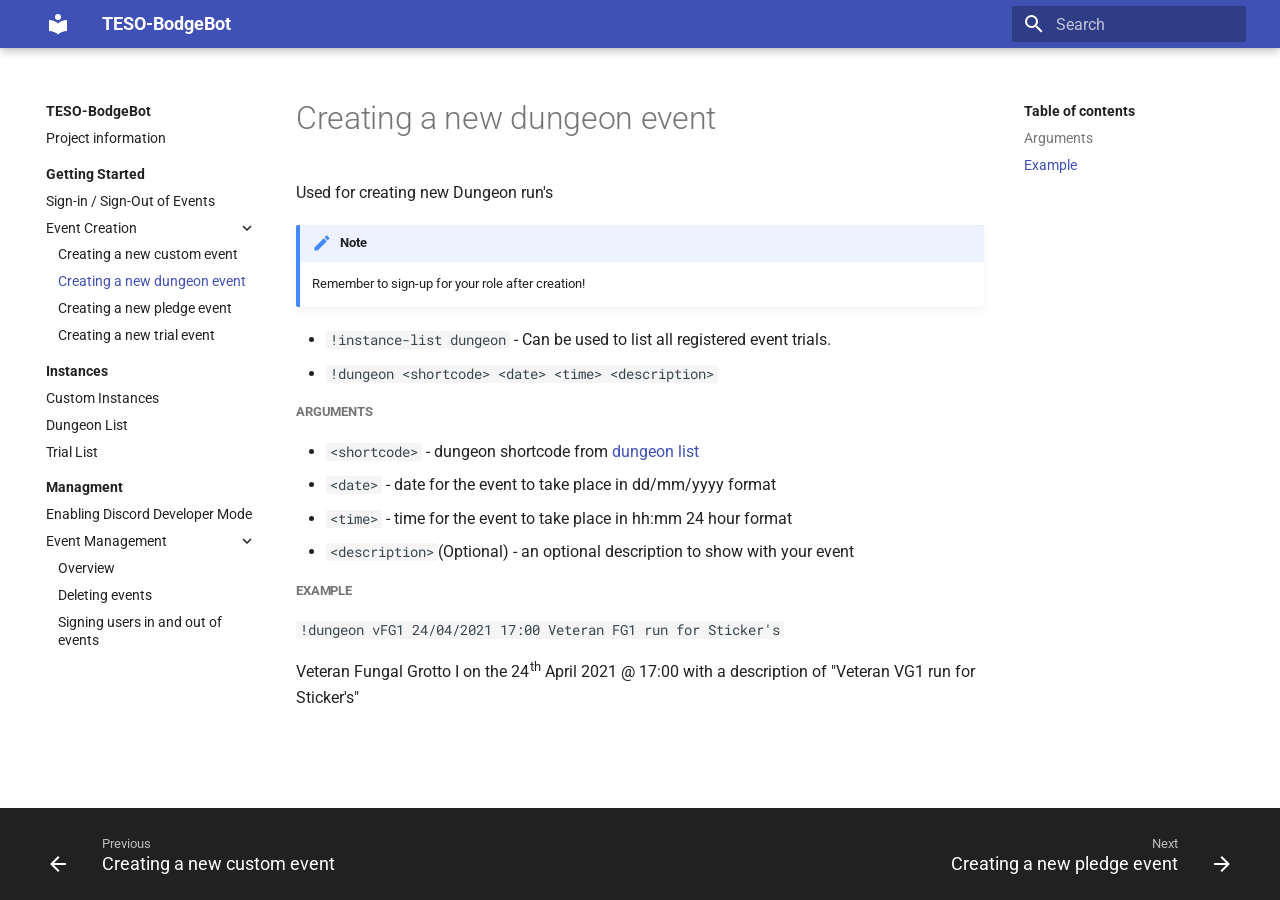
<file: Getting-Started/Event Creation/dungeon/index.html>
<!doctype html>
<html lang="en" class="no-js">
  <head>
    
      <meta charset="utf-8">
      <meta name="viewport" content="width=device-width,initial-scale=1">
      
      
      
      <link rel="icon" href="../../../assets/images/favicon.png">
      <meta name="generator" content="mkdocs-1.3.0, mkdocs-material-8.2.11">
    
    
      
        <title>Creating a new dungeon event - TESO-BodgeBot</title>
      
    
    
      <link rel="stylesheet" href="../../../assets/stylesheets/main.8c5ef100.min.css">
      
        
        <link rel="stylesheet" href="../../../assets/stylesheets/palette.9647289d.min.css">
        
      
    
    
    
      
        
        
        <link rel="preconnect" href="https://fonts.gstatic.com" crossorigin>
        <link rel="stylesheet" href="https://fonts.googleapis.com/css?family=Roboto:300,300i,400,400i,700,700i%7CRoboto+Mono:400,400i,700,700i&display=fallback">
        <style>:root{--md-text-font:"Roboto";--md-code-font:"Roboto Mono"}</style>
      
    
    
      <link rel="stylesheet" href="../../../stylesheets/extra.css">
    
    <script>__md_scope=new URL("../../..",location),__md_get=(e,_=localStorage,t=__md_scope)=>JSON.parse(_.getItem(t.pathname+"."+e)),__md_set=(e,_,t=localStorage,a=__md_scope)=>{try{t.setItem(a.pathname+"."+e,JSON.stringify(_))}catch(e){}}</script>
    
      

    
    
  </head>
  
  
    
    
    
    
    
    <body dir="ltr" data-md-color-scheme="" data-md-color-primary="none" data-md-color-accent="none">
  
    
    
    <input class="md-toggle" data-md-toggle="drawer" type="checkbox" id="__drawer" autocomplete="off">
    <input class="md-toggle" data-md-toggle="search" type="checkbox" id="__search" autocomplete="off">
    <label class="md-overlay" for="__drawer"></label>
    <div data-md-component="skip">
      
        
        <a href="#creating-a-new-dungeon-event" class="md-skip">
          Skip to content
        </a>
      
    </div>
    <div data-md-component="announce">
      
    </div>
    
    
      

<header class="md-header" data-md-component="header">
  <nav class="md-header__inner md-grid" aria-label="Header">
    <a href="../../.." title="TESO-BodgeBot" class="md-header__button md-logo" aria-label="TESO-BodgeBot" data-md-component="logo">
      
  
  <svg xmlns="http://www.w3.org/2000/svg" viewBox="0 0 24 24"><path d="M12 8a3 3 0 0 0 3-3 3 3 0 0 0-3-3 3 3 0 0 0-3 3 3 3 0 0 0 3 3m0 3.54C9.64 9.35 6.5 8 3 8v11c3.5 0 6.64 1.35 9 3.54 2.36-2.19 5.5-3.54 9-3.54V8c-3.5 0-6.64 1.35-9 3.54Z"/></svg>

    </a>
    <label class="md-header__button md-icon" for="__drawer">
      <svg xmlns="http://www.w3.org/2000/svg" viewBox="0 0 24 24"><path d="M3 6h18v2H3V6m0 5h18v2H3v-2m0 5h18v2H3v-2Z"/></svg>
    </label>
    <div class="md-header__title" data-md-component="header-title">
      <div class="md-header__ellipsis">
        <div class="md-header__topic">
          <span class="md-ellipsis">
            TESO-BodgeBot
          </span>
        </div>
        <div class="md-header__topic" data-md-component="header-topic">
          <span class="md-ellipsis">
            
              Creating a new dungeon event
            
          </span>
        </div>
      </div>
    </div>
    
    
    
      <label class="md-header__button md-icon" for="__search">
        <svg xmlns="http://www.w3.org/2000/svg" viewBox="0 0 24 24"><path d="M9.5 3A6.5 6.5 0 0 1 16 9.5c0 1.61-.59 3.09-1.56 4.23l.27.27h.79l5 5-1.5 1.5-5-5v-.79l-.27-.27A6.516 6.516 0 0 1 9.5 16 6.5 6.5 0 0 1 3 9.5 6.5 6.5 0 0 1 9.5 3m0 2C7 5 5 7 5 9.5S7 14 9.5 14 14 12 14 9.5 12 5 9.5 5Z"/></svg>
      </label>
      <div class="md-search" data-md-component="search" role="dialog">
  <label class="md-search__overlay" for="__search"></label>
  <div class="md-search__inner" role="search">
    <form class="md-search__form" name="search">
      <input type="text" class="md-search__input" name="query" aria-label="Search" placeholder="Search" autocapitalize="off" autocorrect="off" autocomplete="off" spellcheck="false" data-md-component="search-query" required>
      <label class="md-search__icon md-icon" for="__search">
        <svg xmlns="http://www.w3.org/2000/svg" viewBox="0 0 24 24"><path d="M9.5 3A6.5 6.5 0 0 1 16 9.5c0 1.61-.59 3.09-1.56 4.23l.27.27h.79l5 5-1.5 1.5-5-5v-.79l-.27-.27A6.516 6.516 0 0 1 9.5 16 6.5 6.5 0 0 1 3 9.5 6.5 6.5 0 0 1 9.5 3m0 2C7 5 5 7 5 9.5S7 14 9.5 14 14 12 14 9.5 12 5 9.5 5Z"/></svg>
        <svg xmlns="http://www.w3.org/2000/svg" viewBox="0 0 24 24"><path d="M20 11v2H8l5.5 5.5-1.42 1.42L4.16 12l7.92-7.92L13.5 5.5 8 11h12Z"/></svg>
      </label>
      <nav class="md-search__options" aria-label="Search">
        
        <button type="reset" class="md-search__icon md-icon" aria-label="Clear" tabindex="-1">
          <svg xmlns="http://www.w3.org/2000/svg" viewBox="0 0 24 24"><path d="M19 6.41 17.59 5 12 10.59 6.41 5 5 6.41 10.59 12 5 17.59 6.41 19 12 13.41 17.59 19 19 17.59 13.41 12 19 6.41Z"/></svg>
        </button>
      </nav>
      
    </form>
    <div class="md-search__output">
      <div class="md-search__scrollwrap" data-md-scrollfix>
        <div class="md-search-result" data-md-component="search-result">
          <div class="md-search-result__meta">
            Initializing search
          </div>
          <ol class="md-search-result__list"></ol>
        </div>
      </div>
    </div>
  </div>
</div>
    
    
  </nav>
  
</header>
    
    <div class="md-container" data-md-component="container">
      
      
        
          
        
      
      <main class="md-main" data-md-component="main">
        <div class="md-main__inner md-grid">
          
            
              
              <div class="md-sidebar md-sidebar--primary" data-md-component="sidebar" data-md-type="navigation" >
                <div class="md-sidebar__scrollwrap">
                  <div class="md-sidebar__inner">
                    


<nav class="md-nav md-nav--primary" aria-label="Navigation" data-md-level="0">
  <label class="md-nav__title" for="__drawer">
    <a href="../../.." title="TESO-BodgeBot" class="md-nav__button md-logo" aria-label="TESO-BodgeBot" data-md-component="logo">
      
  
  <svg xmlns="http://www.w3.org/2000/svg" viewBox="0 0 24 24"><path d="M12 8a3 3 0 0 0 3-3 3 3 0 0 0-3-3 3 3 0 0 0-3 3 3 3 0 0 0 3 3m0 3.54C9.64 9.35 6.5 8 3 8v11c3.5 0 6.64 1.35 9 3.54 2.36-2.19 5.5-3.54 9-3.54V8c-3.5 0-6.64 1.35-9 3.54Z"/></svg>

    </a>
    TESO-BodgeBot
  </label>
  
  <ul class="md-nav__list" data-md-scrollfix>
    
      
      
      

  
  
  
    <li class="md-nav__item">
      <a href="../../.." class="md-nav__link">
        Project information
      </a>
    </li>
  

    
      
      
      

  
  
    
  
  
    
      
    
    <li class="md-nav__item md-nav__item--active md-nav__item--section md-nav__item--nested">
      
      
        <input class="md-nav__toggle md-toggle" data-md-toggle="__nav_2" type="checkbox" id="__nav_2" checked>
      
      
      
      
        <label class="md-nav__link" for="__nav_2">
          Getting Started
          <span class="md-nav__icon md-icon"></span>
        </label>
      
      <nav class="md-nav" aria-label="Getting Started" data-md-level="1">
        <label class="md-nav__title" for="__nav_2">
          <span class="md-nav__icon md-icon"></span>
          Getting Started
        </label>
        <ul class="md-nav__list" data-md-scrollfix>
          
            
              
  
  
  
    <li class="md-nav__item">
      <a href="../../signin-signout/" class="md-nav__link">
        Sign-in / Sign-Out of Events
      </a>
    </li>
  

            
          
            
              
  
  
    
  
  
    
    <li class="md-nav__item md-nav__item--active md-nav__item--nested">
      
      
        <input class="md-nav__toggle md-toggle" data-md-toggle="__nav_2_2" type="checkbox" id="__nav_2_2" checked>
      
      
      
      
        <label class="md-nav__link" for="__nav_2_2">
          Event Creation
          <span class="md-nav__icon md-icon"></span>
        </label>
      
      <nav class="md-nav" aria-label="Event Creation" data-md-level="2">
        <label class="md-nav__title" for="__nav_2_2">
          <span class="md-nav__icon md-icon"></span>
          Event Creation
        </label>
        <ul class="md-nav__list" data-md-scrollfix>
          
            
              
  
  
  
    <li class="md-nav__item">
      <a href="../custom/" class="md-nav__link">
        Creating a new custom event
      </a>
    </li>
  

            
          
            
              
  
  
    
  
  
    <li class="md-nav__item md-nav__item--active">
      
      <input class="md-nav__toggle md-toggle" data-md-toggle="toc" type="checkbox" id="__toc">
      
      
        
      
      
        <label class="md-nav__link md-nav__link--active" for="__toc">
          Creating a new dungeon event
          <span class="md-nav__icon md-icon"></span>
        </label>
      
      <a href="./" class="md-nav__link md-nav__link--active">
        Creating a new dungeon event
      </a>
      
        

<nav class="md-nav md-nav--secondary" aria-label="Table of contents">
  
  
  
    
  
  
    <label class="md-nav__title" for="__toc">
      <span class="md-nav__icon md-icon"></span>
      Table of contents
    </label>
    <ul class="md-nav__list" data-md-component="toc" data-md-scrollfix>
      
        <li class="md-nav__item">
  <a href="#arguments" class="md-nav__link">
    Arguments
  </a>
  
</li>
      
        <li class="md-nav__item">
  <a href="#example" class="md-nav__link">
    Example
  </a>
  
</li>
      
    </ul>
  
</nav>
      
    </li>
  

            
          
            
              
  
  
  
    <li class="md-nav__item">
      <a href="../pledge/" class="md-nav__link">
        Creating a new pledge event
      </a>
    </li>
  

            
          
            
              
  
  
  
    <li class="md-nav__item">
      <a href="../trial/" class="md-nav__link">
        Creating a new trial event
      </a>
    </li>
  

            
          
        </ul>
      </nav>
    </li>
  

            
          
        </ul>
      </nav>
    </li>
  

    
      
      
      

  
  
  
    
      
    
    <li class="md-nav__item md-nav__item--section md-nav__item--nested">
      
      
        <input class="md-nav__toggle md-toggle" data-md-toggle="__nav_3" data-md-state="indeterminate" type="checkbox" id="__nav_3" checked>
      
      
      
      
        <label class="md-nav__link" for="__nav_3">
          Instances
          <span class="md-nav__icon md-icon"></span>
        </label>
      
      <nav class="md-nav" aria-label="Instances" data-md-level="1">
        <label class="md-nav__title" for="__nav_3">
          <span class="md-nav__icon md-icon"></span>
          Instances
        </label>
        <ul class="md-nav__list" data-md-scrollfix>
          
            
              
  
  
  
    <li class="md-nav__item">
      <a href="../../../Instances/custom-instances/" class="md-nav__link">
        Custom Instances
      </a>
    </li>
  

            
          
            
              
  
  
  
    <li class="md-nav__item">
      <a href="../../../Instances/dungeons/" class="md-nav__link">
        Dungeon List
      </a>
    </li>
  

            
          
            
              
  
  
  
    <li class="md-nav__item">
      <a href="../../../Instances/trials/" class="md-nav__link">
        Trial List
      </a>
    </li>
  

            
          
        </ul>
      </nav>
    </li>
  

    
      
      
      

  
  
  
    
      
    
    <li class="md-nav__item md-nav__item--section md-nav__item--nested">
      
      
        <input class="md-nav__toggle md-toggle" data-md-toggle="__nav_4" data-md-state="indeterminate" type="checkbox" id="__nav_4" checked>
      
      
      
      
        <label class="md-nav__link" for="__nav_4">
          Managment
          <span class="md-nav__icon md-icon"></span>
        </label>
      
      <nav class="md-nav" aria-label="Managment" data-md-level="1">
        <label class="md-nav__title" for="__nav_4">
          <span class="md-nav__icon md-icon"></span>
          Managment
        </label>
        <ul class="md-nav__list" data-md-scrollfix>
          
            
              
  
  
  
    <li class="md-nav__item">
      <a href="../../../Managment/enable-discord-developer/" class="md-nav__link">
        Enabling Discord Developer Mode
      </a>
    </li>
  

            
          
            
              
  
  
  
    
    <li class="md-nav__item md-nav__item--nested">
      
      
        <input class="md-nav__toggle md-toggle" data-md-toggle="__nav_4_2" data-md-state="indeterminate" type="checkbox" id="__nav_4_2" checked>
      
      
      
      
        <label class="md-nav__link" for="__nav_4_2">
          Event Management
          <span class="md-nav__icon md-icon"></span>
        </label>
      
      <nav class="md-nav" aria-label="Event Management" data-md-level="2">
        <label class="md-nav__title" for="__nav_4_2">
          <span class="md-nav__icon md-icon"></span>
          Event Management
        </label>
        <ul class="md-nav__list" data-md-scrollfix>
          
            
              
  
  
  
    <li class="md-nav__item">
      <a href="../../../Managment/Event%20Management/" class="md-nav__link">
        Overview
      </a>
    </li>
  

            
          
            
              
  
  
  
    <li class="md-nav__item">
      <a href="../../../Managment/Event%20Management/deleting-events/" class="md-nav__link">
        Deleting events
      </a>
    </li>
  

            
          
            
              
  
  
  
    <li class="md-nav__item">
      <a href="../../../Managment/Event%20Management/user-signin-signout/" class="md-nav__link">
        Signing users in and out of events
      </a>
    </li>
  

            
          
        </ul>
      </nav>
    </li>
  

            
          
        </ul>
      </nav>
    </li>
  

    
  </ul>
</nav>
                  </div>
                </div>
              </div>
            
            
              
              <div class="md-sidebar md-sidebar--secondary" data-md-component="sidebar" data-md-type="toc" >
                <div class="md-sidebar__scrollwrap">
                  <div class="md-sidebar__inner">
                    

<nav class="md-nav md-nav--secondary" aria-label="Table of contents">
  
  
  
    
  
  
    <label class="md-nav__title" for="__toc">
      <span class="md-nav__icon md-icon"></span>
      Table of contents
    </label>
    <ul class="md-nav__list" data-md-component="toc" data-md-scrollfix>
      
        <li class="md-nav__item">
  <a href="#arguments" class="md-nav__link">
    Arguments
  </a>
  
</li>
      
        <li class="md-nav__item">
  <a href="#example" class="md-nav__link">
    Example
  </a>
  
</li>
      
    </ul>
  
</nav>
                  </div>
                </div>
              </div>
            
          
          <div class="md-content" data-md-component="content">
            <article class="md-content__inner md-typeset">
              
                


<h1 id="creating-a-new-dungeon-event">Creating a new dungeon event</h1>
<p>Used for creating new Dungeon run's</p>
<div class="admonition note">
<p class="admonition-title">Note</p>
<p>Remember to sign-up for your role after creation!</p>
</div>
<ul>
<li><code>!instance-list dungeon</code> - Can be used to list all registered event trials.</li>
<li><code>!dungeon &lt;shortcode&gt; &lt;date&gt; &lt;time&gt; &lt;description&gt;</code></li>
</ul>
<h5 id="arguments">Arguments</h5>
<ul>
<li><code>&lt;shortcode&gt;</code> - dungeon shortcode from <a href="/Instances/dungeons">dungeon list</a>  </li>
<li><code>&lt;date&gt;</code> - date for the event to take place in dd/mm/yyyy format  </li>
<li><code>&lt;time&gt;</code> - time for the event to take place in hh:mm 24 hour format  </li>
<li><code>&lt;description&gt;</code>(Optional) - an optional description to show with your event   </li>
</ul>
<h5 id="example">Example</h5>
<p><code>!dungeon vFG1 24/04/2021 17:00 Veteran FG1 run for Sticker's</code> </p>
<p>Veteran Fungal Grotto I on the 24<sup>th</sup> April 2021 @ 17:00 with a description of "Veteran VG1 run for Sticker's"</p>

              
            </article>
          </div>
        </div>
        
      </main>
      
        <footer class="md-footer">
  
    <nav class="md-footer__inner md-grid" aria-label="Footer">
      
        
        <a href="../custom/" class="md-footer__link md-footer__link--prev" aria-label="Previous: Creating a new custom event" rel="prev">
          <div class="md-footer__button md-icon">
            <svg xmlns="http://www.w3.org/2000/svg" viewBox="0 0 24 24"><path d="M20 11v2H8l5.5 5.5-1.42 1.42L4.16 12l7.92-7.92L13.5 5.5 8 11h12Z"/></svg>
          </div>
          <div class="md-footer__title">
            <div class="md-ellipsis">
              <span class="md-footer__direction">
                Previous
              </span>
              Creating a new custom event
            </div>
          </div>
        </a>
      
      
        
        <a href="../pledge/" class="md-footer__link md-footer__link--next" aria-label="Next: Creating a new pledge event" rel="next">
          <div class="md-footer__title">
            <div class="md-ellipsis">
              <span class="md-footer__direction">
                Next
              </span>
              Creating a new pledge event
            </div>
          </div>
          <div class="md-footer__button md-icon">
            <svg xmlns="http://www.w3.org/2000/svg" viewBox="0 0 24 24"><path d="M4 11v2h12l-5.5 5.5 1.42 1.42L19.84 12l-7.92-7.92L10.5 5.5 16 11H4Z"/></svg>
          </div>
        </a>
      
    </nav>
  
  <div class="md-footer-meta md-typeset">
    <div class="md-footer-meta__inner md-grid">
      <div class="md-copyright">
  
  
    Made with
    <a href="https://squidfunk.github.io/mkdocs-material/" target="_blank" rel="noopener">
      Material for MkDocs
    </a>
  
</div>
      
    </div>
  </div>
</footer>
      
    </div>
    <div class="md-dialog" data-md-component="dialog">
      <div class="md-dialog__inner md-typeset"></div>
    </div>
    <script id="__config" type="application/json">{"base": "../../..", "features": ["navigation.expand", "navigation.sections"], "search": "../../../assets/javascripts/workers/search.2a1c317c.min.js", "translations": {"clipboard.copied": "Copied to clipboard", "clipboard.copy": "Copy to clipboard", "search.config.lang": "en", "search.config.pipeline": "trimmer, stopWordFilter", "search.config.separator": "[\\s\\-]+", "search.placeholder": "Search", "search.result.more.one": "1 more on this page", "search.result.more.other": "# more on this page", "search.result.none": "No matching documents", "search.result.one": "1 matching document", "search.result.other": "# matching documents", "search.result.placeholder": "Type to start searching", "search.result.term.missing": "Missing", "select.version.title": "Select version"}}</script>
    
    
      <script src="../../../assets/javascripts/bundle.748e2769.min.js"></script>
      
    
  </body>
</html>
</file>
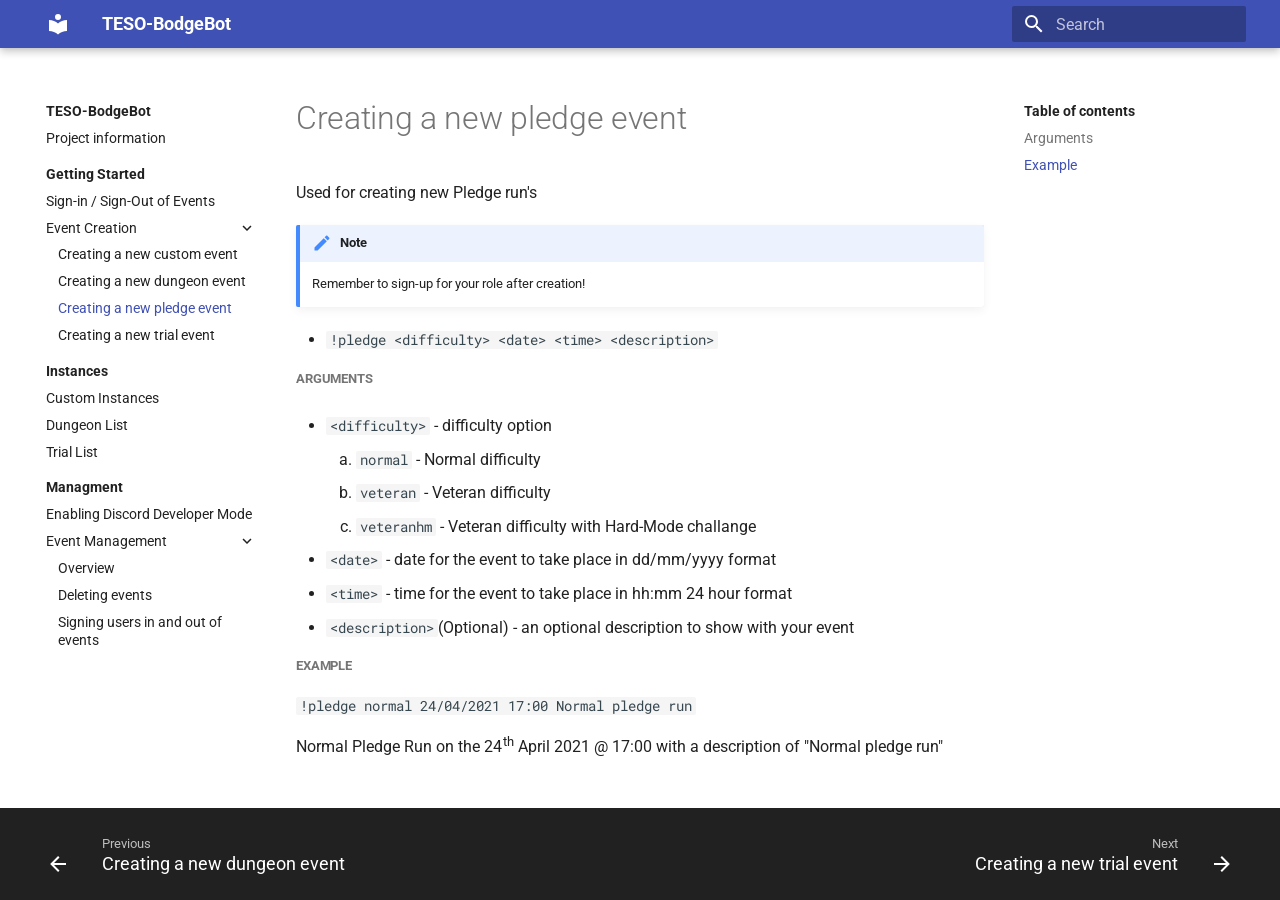
<file: Getting-Started/Event Creation/pledge/index.html>
<!doctype html>
<html lang="en" class="no-js">
  <head>
    
      <meta charset="utf-8">
      <meta name="viewport" content="width=device-width,initial-scale=1">
      
      
      
      <link rel="icon" href="../../../assets/images/favicon.png">
      <meta name="generator" content="mkdocs-1.3.0, mkdocs-material-8.2.11">
    
    
      
        <title>Creating a new pledge event - TESO-BodgeBot</title>
      
    
    
      <link rel="stylesheet" href="../../../assets/stylesheets/main.8c5ef100.min.css">
      
        
        <link rel="stylesheet" href="../../../assets/stylesheets/palette.9647289d.min.css">
        
      
    
    
    
      
        
        
        <link rel="preconnect" href="https://fonts.gstatic.com" crossorigin>
        <link rel="stylesheet" href="https://fonts.googleapis.com/css?family=Roboto:300,300i,400,400i,700,700i%7CRoboto+Mono:400,400i,700,700i&display=fallback">
        <style>:root{--md-text-font:"Roboto";--md-code-font:"Roboto Mono"}</style>
      
    
    
      <link rel="stylesheet" href="../../../stylesheets/extra.css">
    
    <script>__md_scope=new URL("../../..",location),__md_get=(e,_=localStorage,t=__md_scope)=>JSON.parse(_.getItem(t.pathname+"."+e)),__md_set=(e,_,t=localStorage,a=__md_scope)=>{try{t.setItem(a.pathname+"."+e,JSON.stringify(_))}catch(e){}}</script>
    
      

    
    
  </head>
  
  
    
    
    
    
    
    <body dir="ltr" data-md-color-scheme="" data-md-color-primary="none" data-md-color-accent="none">
  
    
    
    <input class="md-toggle" data-md-toggle="drawer" type="checkbox" id="__drawer" autocomplete="off">
    <input class="md-toggle" data-md-toggle="search" type="checkbox" id="__search" autocomplete="off">
    <label class="md-overlay" for="__drawer"></label>
    <div data-md-component="skip">
      
        
        <a href="#creating-a-new-pledge-event" class="md-skip">
          Skip to content
        </a>
      
    </div>
    <div data-md-component="announce">
      
    </div>
    
    
      

<header class="md-header" data-md-component="header">
  <nav class="md-header__inner md-grid" aria-label="Header">
    <a href="../../.." title="TESO-BodgeBot" class="md-header__button md-logo" aria-label="TESO-BodgeBot" data-md-component="logo">
      
  
  <svg xmlns="http://www.w3.org/2000/svg" viewBox="0 0 24 24"><path d="M12 8a3 3 0 0 0 3-3 3 3 0 0 0-3-3 3 3 0 0 0-3 3 3 3 0 0 0 3 3m0 3.54C9.64 9.35 6.5 8 3 8v11c3.5 0 6.64 1.35 9 3.54 2.36-2.19 5.5-3.54 9-3.54V8c-3.5 0-6.64 1.35-9 3.54Z"/></svg>

    </a>
    <label class="md-header__button md-icon" for="__drawer">
      <svg xmlns="http://www.w3.org/2000/svg" viewBox="0 0 24 24"><path d="M3 6h18v2H3V6m0 5h18v2H3v-2m0 5h18v2H3v-2Z"/></svg>
    </label>
    <div class="md-header__title" data-md-component="header-title">
      <div class="md-header__ellipsis">
        <div class="md-header__topic">
          <span class="md-ellipsis">
            TESO-BodgeBot
          </span>
        </div>
        <div class="md-header__topic" data-md-component="header-topic">
          <span class="md-ellipsis">
            
              Creating a new pledge event
            
          </span>
        </div>
      </div>
    </div>
    
    
    
      <label class="md-header__button md-icon" for="__search">
        <svg xmlns="http://www.w3.org/2000/svg" viewBox="0 0 24 24"><path d="M9.5 3A6.5 6.5 0 0 1 16 9.5c0 1.61-.59 3.09-1.56 4.23l.27.27h.79l5 5-1.5 1.5-5-5v-.79l-.27-.27A6.516 6.516 0 0 1 9.5 16 6.5 6.5 0 0 1 3 9.5 6.5 6.5 0 0 1 9.5 3m0 2C7 5 5 7 5 9.5S7 14 9.5 14 14 12 14 9.5 12 5 9.5 5Z"/></svg>
      </label>
      <div class="md-search" data-md-component="search" role="dialog">
  <label class="md-search__overlay" for="__search"></label>
  <div class="md-search__inner" role="search">
    <form class="md-search__form" name="search">
      <input type="text" class="md-search__input" name="query" aria-label="Search" placeholder="Search" autocapitalize="off" autocorrect="off" autocomplete="off" spellcheck="false" data-md-component="search-query" required>
      <label class="md-search__icon md-icon" for="__search">
        <svg xmlns="http://www.w3.org/2000/svg" viewBox="0 0 24 24"><path d="M9.5 3A6.5 6.5 0 0 1 16 9.5c0 1.61-.59 3.09-1.56 4.23l.27.27h.79l5 5-1.5 1.5-5-5v-.79l-.27-.27A6.516 6.516 0 0 1 9.5 16 6.5 6.5 0 0 1 3 9.5 6.5 6.5 0 0 1 9.5 3m0 2C7 5 5 7 5 9.5S7 14 9.5 14 14 12 14 9.5 12 5 9.5 5Z"/></svg>
        <svg xmlns="http://www.w3.org/2000/svg" viewBox="0 0 24 24"><path d="M20 11v2H8l5.5 5.5-1.42 1.42L4.16 12l7.92-7.92L13.5 5.5 8 11h12Z"/></svg>
      </label>
      <nav class="md-search__options" aria-label="Search">
        
        <button type="reset" class="md-search__icon md-icon" aria-label="Clear" tabindex="-1">
          <svg xmlns="http://www.w3.org/2000/svg" viewBox="0 0 24 24"><path d="M19 6.41 17.59 5 12 10.59 6.41 5 5 6.41 10.59 12 5 17.59 6.41 19 12 13.41 17.59 19 19 17.59 13.41 12 19 6.41Z"/></svg>
        </button>
      </nav>
      
    </form>
    <div class="md-search__output">
      <div class="md-search__scrollwrap" data-md-scrollfix>
        <div class="md-search-result" data-md-component="search-result">
          <div class="md-search-result__meta">
            Initializing search
          </div>
          <ol class="md-search-result__list"></ol>
        </div>
      </div>
    </div>
  </div>
</div>
    
    
  </nav>
  
</header>
    
    <div class="md-container" data-md-component="container">
      
      
        
          
        
      
      <main class="md-main" data-md-component="main">
        <div class="md-main__inner md-grid">
          
            
              
              <div class="md-sidebar md-sidebar--primary" data-md-component="sidebar" data-md-type="navigation" >
                <div class="md-sidebar__scrollwrap">
                  <div class="md-sidebar__inner">
                    


<nav class="md-nav md-nav--primary" aria-label="Navigation" data-md-level="0">
  <label class="md-nav__title" for="__drawer">
    <a href="../../.." title="TESO-BodgeBot" class="md-nav__button md-logo" aria-label="TESO-BodgeBot" data-md-component="logo">
      
  
  <svg xmlns="http://www.w3.org/2000/svg" viewBox="0 0 24 24"><path d="M12 8a3 3 0 0 0 3-3 3 3 0 0 0-3-3 3 3 0 0 0-3 3 3 3 0 0 0 3 3m0 3.54C9.64 9.35 6.5 8 3 8v11c3.5 0 6.64 1.35 9 3.54 2.36-2.19 5.5-3.54 9-3.54V8c-3.5 0-6.64 1.35-9 3.54Z"/></svg>

    </a>
    TESO-BodgeBot
  </label>
  
  <ul class="md-nav__list" data-md-scrollfix>
    
      
      
      

  
  
  
    <li class="md-nav__item">
      <a href="../../.." class="md-nav__link">
        Project information
      </a>
    </li>
  

    
      
      
      

  
  
    
  
  
    
      
    
    <li class="md-nav__item md-nav__item--active md-nav__item--section md-nav__item--nested">
      
      
        <input class="md-nav__toggle md-toggle" data-md-toggle="__nav_2" type="checkbox" id="__nav_2" checked>
      
      
      
      
        <label class="md-nav__link" for="__nav_2">
          Getting Started
          <span class="md-nav__icon md-icon"></span>
        </label>
      
      <nav class="md-nav" aria-label="Getting Started" data-md-level="1">
        <label class="md-nav__title" for="__nav_2">
          <span class="md-nav__icon md-icon"></span>
          Getting Started
        </label>
        <ul class="md-nav__list" data-md-scrollfix>
          
            
              
  
  
  
    <li class="md-nav__item">
      <a href="../../signin-signout/" class="md-nav__link">
        Sign-in / Sign-Out of Events
      </a>
    </li>
  

            
          
            
              
  
  
    
  
  
    
    <li class="md-nav__item md-nav__item--active md-nav__item--nested">
      
      
        <input class="md-nav__toggle md-toggle" data-md-toggle="__nav_2_2" type="checkbox" id="__nav_2_2" checked>
      
      
      
      
        <label class="md-nav__link" for="__nav_2_2">
          Event Creation
          <span class="md-nav__icon md-icon"></span>
        </label>
      
      <nav class="md-nav" aria-label="Event Creation" data-md-level="2">
        <label class="md-nav__title" for="__nav_2_2">
          <span class="md-nav__icon md-icon"></span>
          Event Creation
        </label>
        <ul class="md-nav__list" data-md-scrollfix>
          
            
              
  
  
  
    <li class="md-nav__item">
      <a href="../custom/" class="md-nav__link">
        Creating a new custom event
      </a>
    </li>
  

            
          
            
              
  
  
  
    <li class="md-nav__item">
      <a href="../dungeon/" class="md-nav__link">
        Creating a new dungeon event
      </a>
    </li>
  

            
          
            
              
  
  
    
  
  
    <li class="md-nav__item md-nav__item--active">
      
      <input class="md-nav__toggle md-toggle" data-md-toggle="toc" type="checkbox" id="__toc">
      
      
        
      
      
        <label class="md-nav__link md-nav__link--active" for="__toc">
          Creating a new pledge event
          <span class="md-nav__icon md-icon"></span>
        </label>
      
      <a href="./" class="md-nav__link md-nav__link--active">
        Creating a new pledge event
      </a>
      
        

<nav class="md-nav md-nav--secondary" aria-label="Table of contents">
  
  
  
    
  
  
    <label class="md-nav__title" for="__toc">
      <span class="md-nav__icon md-icon"></span>
      Table of contents
    </label>
    <ul class="md-nav__list" data-md-component="toc" data-md-scrollfix>
      
        <li class="md-nav__item">
  <a href="#arguments" class="md-nav__link">
    Arguments
  </a>
  
</li>
      
        <li class="md-nav__item">
  <a href="#example" class="md-nav__link">
    Example
  </a>
  
</li>
      
    </ul>
  
</nav>
      
    </li>
  

            
          
            
              
  
  
  
    <li class="md-nav__item">
      <a href="../trial/" class="md-nav__link">
        Creating a new trial event
      </a>
    </li>
  

            
          
        </ul>
      </nav>
    </li>
  

            
          
        </ul>
      </nav>
    </li>
  

    
      
      
      

  
  
  
    
      
    
    <li class="md-nav__item md-nav__item--section md-nav__item--nested">
      
      
        <input class="md-nav__toggle md-toggle" data-md-toggle="__nav_3" data-md-state="indeterminate" type="checkbox" id="__nav_3" checked>
      
      
      
      
        <label class="md-nav__link" for="__nav_3">
          Instances
          <span class="md-nav__icon md-icon"></span>
        </label>
      
      <nav class="md-nav" aria-label="Instances" data-md-level="1">
        <label class="md-nav__title" for="__nav_3">
          <span class="md-nav__icon md-icon"></span>
          Instances
        </label>
        <ul class="md-nav__list" data-md-scrollfix>
          
            
              
  
  
  
    <li class="md-nav__item">
      <a href="../../../Instances/custom-instances/" class="md-nav__link">
        Custom Instances
      </a>
    </li>
  

            
          
            
              
  
  
  
    <li class="md-nav__item">
      <a href="../../../Instances/dungeons/" class="md-nav__link">
        Dungeon List
      </a>
    </li>
  

            
          
            
              
  
  
  
    <li class="md-nav__item">
      <a href="../../../Instances/trials/" class="md-nav__link">
        Trial List
      </a>
    </li>
  

            
          
        </ul>
      </nav>
    </li>
  

    
      
      
      

  
  
  
    
      
    
    <li class="md-nav__item md-nav__item--section md-nav__item--nested">
      
      
        <input class="md-nav__toggle md-toggle" data-md-toggle="__nav_4" data-md-state="indeterminate" type="checkbox" id="__nav_4" checked>
      
      
      
      
        <label class="md-nav__link" for="__nav_4">
          Managment
          <span class="md-nav__icon md-icon"></span>
        </label>
      
      <nav class="md-nav" aria-label="Managment" data-md-level="1">
        <label class="md-nav__title" for="__nav_4">
          <span class="md-nav__icon md-icon"></span>
          Managment
        </label>
        <ul class="md-nav__list" data-md-scrollfix>
          
            
              
  
  
  
    <li class="md-nav__item">
      <a href="../../../Managment/enable-discord-developer/" class="md-nav__link">
        Enabling Discord Developer Mode
      </a>
    </li>
  

            
          
            
              
  
  
  
    
    <li class="md-nav__item md-nav__item--nested">
      
      
        <input class="md-nav__toggle md-toggle" data-md-toggle="__nav_4_2" data-md-state="indeterminate" type="checkbox" id="__nav_4_2" checked>
      
      
      
      
        <label class="md-nav__link" for="__nav_4_2">
          Event Management
          <span class="md-nav__icon md-icon"></span>
        </label>
      
      <nav class="md-nav" aria-label="Event Management" data-md-level="2">
        <label class="md-nav__title" for="__nav_4_2">
          <span class="md-nav__icon md-icon"></span>
          Event Management
        </label>
        <ul class="md-nav__list" data-md-scrollfix>
          
            
              
  
  
  
    <li class="md-nav__item">
      <a href="../../../Managment/Event%20Management/" class="md-nav__link">
        Overview
      </a>
    </li>
  

            
          
            
              
  
  
  
    <li class="md-nav__item">
      <a href="../../../Managment/Event%20Management/deleting-events/" class="md-nav__link">
        Deleting events
      </a>
    </li>
  

            
          
            
              
  
  
  
    <li class="md-nav__item">
      <a href="../../../Managment/Event%20Management/user-signin-signout/" class="md-nav__link">
        Signing users in and out of events
      </a>
    </li>
  

            
          
        </ul>
      </nav>
    </li>
  

            
          
        </ul>
      </nav>
    </li>
  

    
  </ul>
</nav>
                  </div>
                </div>
              </div>
            
            
              
              <div class="md-sidebar md-sidebar--secondary" data-md-component="sidebar" data-md-type="toc" >
                <div class="md-sidebar__scrollwrap">
                  <div class="md-sidebar__inner">
                    

<nav class="md-nav md-nav--secondary" aria-label="Table of contents">
  
  
  
    
  
  
    <label class="md-nav__title" for="__toc">
      <span class="md-nav__icon md-icon"></span>
      Table of contents
    </label>
    <ul class="md-nav__list" data-md-component="toc" data-md-scrollfix>
      
        <li class="md-nav__item">
  <a href="#arguments" class="md-nav__link">
    Arguments
  </a>
  
</li>
      
        <li class="md-nav__item">
  <a href="#example" class="md-nav__link">
    Example
  </a>
  
</li>
      
    </ul>
  
</nav>
                  </div>
                </div>
              </div>
            
          
          <div class="md-content" data-md-component="content">
            <article class="md-content__inner md-typeset">
              
                


<h1 id="creating-a-new-pledge-event">Creating a new pledge event</h1>
<p>Used for creating new Pledge run's</p>
<div class="admonition note">
<p class="admonition-title">Note</p>
<p>Remember to sign-up for your role after creation!</p>
</div>
<ul>
<li><code>!pledge &lt;difficulty&gt; &lt;date&gt; &lt;time&gt; &lt;description&gt;</code> </li>
</ul>
<h5 id="arguments">Arguments</h5>
<ul>
<li>
<p><code>&lt;difficulty&gt;</code> - difficulty option  </p>
<ol>
<li><code>normal</code> - Normal difficulty  </li>
<li><code>veteran</code> - Veteran difficulty  </li>
<li><code>veteranhm</code> - Veteran difficulty with Hard-Mode challange  </li>
</ol>
</li>
<li>
<p><code>&lt;date&gt;</code> - date for the event to take place in dd/mm/yyyy format  </p>
</li>
<li><code>&lt;time&gt;</code> - time for the event to take place in hh:mm 24 hour format  </li>
<li><code>&lt;description&gt;</code>(Optional) - an optional description to show with your event   </li>
</ul>
<h5 id="example">Example</h5>
<p><code>!pledge normal 24/04/2021 17:00 Normal pledge run</code> </p>
<p>Normal Pledge Run on the 24<sup>th</sup> April 2021 @ 17:00 with a description of "Normal pledge run"</p>

              
            </article>
          </div>
        </div>
        
      </main>
      
        <footer class="md-footer">
  
    <nav class="md-footer__inner md-grid" aria-label="Footer">
      
        
        <a href="../dungeon/" class="md-footer__link md-footer__link--prev" aria-label="Previous: Creating a new dungeon event" rel="prev">
          <div class="md-footer__button md-icon">
            <svg xmlns="http://www.w3.org/2000/svg" viewBox="0 0 24 24"><path d="M20 11v2H8l5.5 5.5-1.42 1.42L4.16 12l7.92-7.92L13.5 5.5 8 11h12Z"/></svg>
          </div>
          <div class="md-footer__title">
            <div class="md-ellipsis">
              <span class="md-footer__direction">
                Previous
              </span>
              Creating a new dungeon event
            </div>
          </div>
        </a>
      
      
        
        <a href="../trial/" class="md-footer__link md-footer__link--next" aria-label="Next: Creating a new trial event" rel="next">
          <div class="md-footer__title">
            <div class="md-ellipsis">
              <span class="md-footer__direction">
                Next
              </span>
              Creating a new trial event
            </div>
          </div>
          <div class="md-footer__button md-icon">
            <svg xmlns="http://www.w3.org/2000/svg" viewBox="0 0 24 24"><path d="M4 11v2h12l-5.5 5.5 1.42 1.42L19.84 12l-7.92-7.92L10.5 5.5 16 11H4Z"/></svg>
          </div>
        </a>
      
    </nav>
  
  <div class="md-footer-meta md-typeset">
    <div class="md-footer-meta__inner md-grid">
      <div class="md-copyright">
  
  
    Made with
    <a href="https://squidfunk.github.io/mkdocs-material/" target="_blank" rel="noopener">
      Material for MkDocs
    </a>
  
</div>
      
    </div>
  </div>
</footer>
      
    </div>
    <div class="md-dialog" data-md-component="dialog">
      <div class="md-dialog__inner md-typeset"></div>
    </div>
    <script id="__config" type="application/json">{"base": "../../..", "features": ["navigation.expand", "navigation.sections"], "search": "../../../assets/javascripts/workers/search.2a1c317c.min.js", "translations": {"clipboard.copied": "Copied to clipboard", "clipboard.copy": "Copy to clipboard", "search.config.lang": "en", "search.config.pipeline": "trimmer, stopWordFilter", "search.config.separator": "[\\s\\-]+", "search.placeholder": "Search", "search.result.more.one": "1 more on this page", "search.result.more.other": "# more on this page", "search.result.none": "No matching documents", "search.result.one": "1 matching document", "search.result.other": "# matching documents", "search.result.placeholder": "Type to start searching", "search.result.term.missing": "Missing", "select.version.title": "Select version"}}</script>
    
    
      <script src="../../../assets/javascripts/bundle.748e2769.min.js"></script>
      
    
  </body>
</html>
</file>
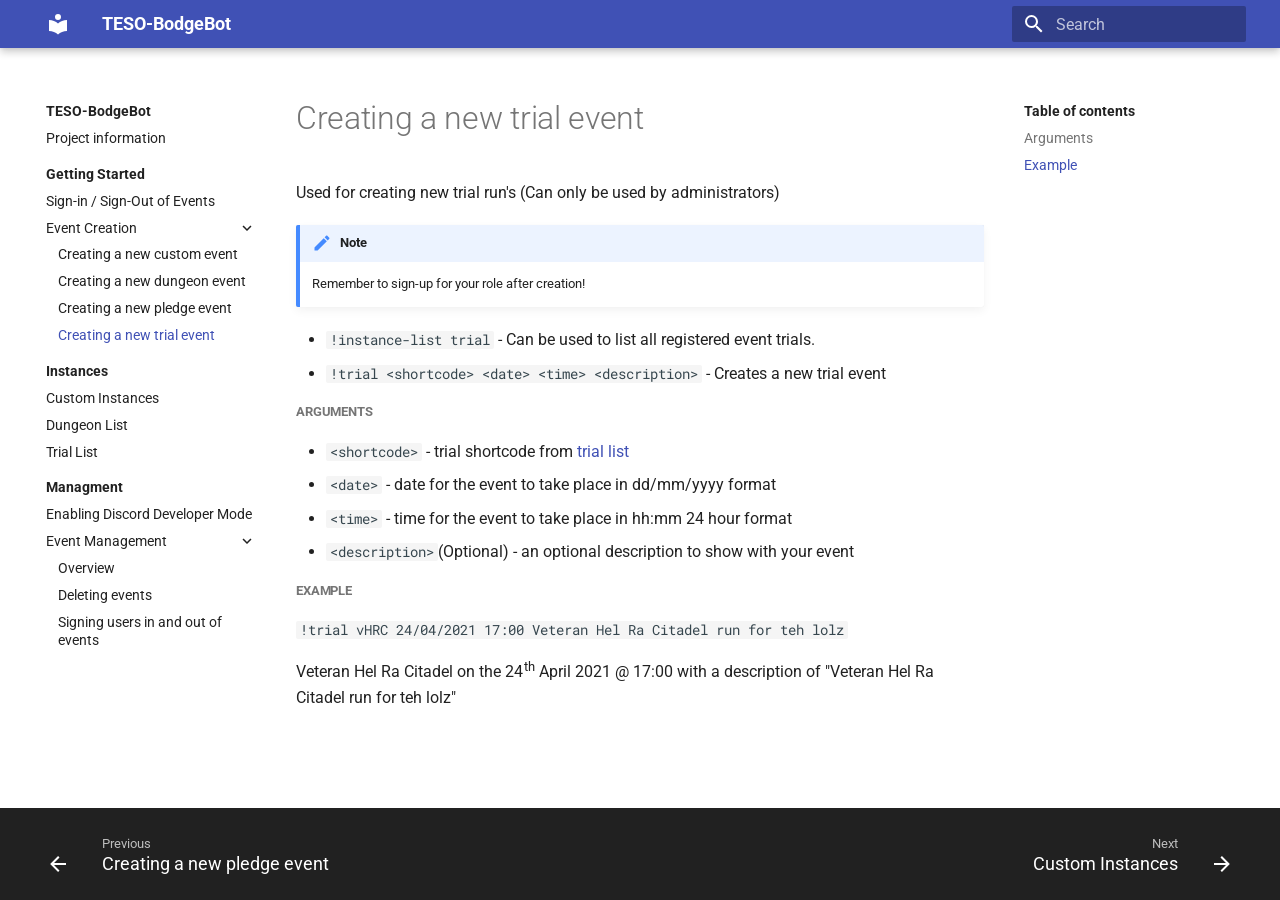
<file: Getting-Started/Event Creation/trial/index.html>
<!doctype html>
<html lang="en" class="no-js">
  <head>
    
      <meta charset="utf-8">
      <meta name="viewport" content="width=device-width,initial-scale=1">
      
      
      
      <link rel="icon" href="../../../assets/images/favicon.png">
      <meta name="generator" content="mkdocs-1.3.0, mkdocs-material-8.2.11">
    
    
      
        <title>Creating a new trial event - TESO-BodgeBot</title>
      
    
    
      <link rel="stylesheet" href="../../../assets/stylesheets/main.8c5ef100.min.css">
      
        
        <link rel="stylesheet" href="../../../assets/stylesheets/palette.9647289d.min.css">
        
      
    
    
    
      
        
        
        <link rel="preconnect" href="https://fonts.gstatic.com" crossorigin>
        <link rel="stylesheet" href="https://fonts.googleapis.com/css?family=Roboto:300,300i,400,400i,700,700i%7CRoboto+Mono:400,400i,700,700i&display=fallback">
        <style>:root{--md-text-font:"Roboto";--md-code-font:"Roboto Mono"}</style>
      
    
    
      <link rel="stylesheet" href="../../../stylesheets/extra.css">
    
    <script>__md_scope=new URL("../../..",location),__md_get=(e,_=localStorage,t=__md_scope)=>JSON.parse(_.getItem(t.pathname+"."+e)),__md_set=(e,_,t=localStorage,a=__md_scope)=>{try{t.setItem(a.pathname+"."+e,JSON.stringify(_))}catch(e){}}</script>
    
      

    
    
  </head>
  
  
    
    
    
    
    
    <body dir="ltr" data-md-color-scheme="" data-md-color-primary="none" data-md-color-accent="none">
  
    
    
    <input class="md-toggle" data-md-toggle="drawer" type="checkbox" id="__drawer" autocomplete="off">
    <input class="md-toggle" data-md-toggle="search" type="checkbox" id="__search" autocomplete="off">
    <label class="md-overlay" for="__drawer"></label>
    <div data-md-component="skip">
      
        
        <a href="#creating-a-new-trial-event" class="md-skip">
          Skip to content
        </a>
      
    </div>
    <div data-md-component="announce">
      
    </div>
    
    
      

<header class="md-header" data-md-component="header">
  <nav class="md-header__inner md-grid" aria-label="Header">
    <a href="../../.." title="TESO-BodgeBot" class="md-header__button md-logo" aria-label="TESO-BodgeBot" data-md-component="logo">
      
  
  <svg xmlns="http://www.w3.org/2000/svg" viewBox="0 0 24 24"><path d="M12 8a3 3 0 0 0 3-3 3 3 0 0 0-3-3 3 3 0 0 0-3 3 3 3 0 0 0 3 3m0 3.54C9.64 9.35 6.5 8 3 8v11c3.5 0 6.64 1.35 9 3.54 2.36-2.19 5.5-3.54 9-3.54V8c-3.5 0-6.64 1.35-9 3.54Z"/></svg>

    </a>
    <label class="md-header__button md-icon" for="__drawer">
      <svg xmlns="http://www.w3.org/2000/svg" viewBox="0 0 24 24"><path d="M3 6h18v2H3V6m0 5h18v2H3v-2m0 5h18v2H3v-2Z"/></svg>
    </label>
    <div class="md-header__title" data-md-component="header-title">
      <div class="md-header__ellipsis">
        <div class="md-header__topic">
          <span class="md-ellipsis">
            TESO-BodgeBot
          </span>
        </div>
        <div class="md-header__topic" data-md-component="header-topic">
          <span class="md-ellipsis">
            
              Creating a new trial event
            
          </span>
        </div>
      </div>
    </div>
    
    
    
      <label class="md-header__button md-icon" for="__search">
        <svg xmlns="http://www.w3.org/2000/svg" viewBox="0 0 24 24"><path d="M9.5 3A6.5 6.5 0 0 1 16 9.5c0 1.61-.59 3.09-1.56 4.23l.27.27h.79l5 5-1.5 1.5-5-5v-.79l-.27-.27A6.516 6.516 0 0 1 9.5 16 6.5 6.5 0 0 1 3 9.5 6.5 6.5 0 0 1 9.5 3m0 2C7 5 5 7 5 9.5S7 14 9.5 14 14 12 14 9.5 12 5 9.5 5Z"/></svg>
      </label>
      <div class="md-search" data-md-component="search" role="dialog">
  <label class="md-search__overlay" for="__search"></label>
  <div class="md-search__inner" role="search">
    <form class="md-search__form" name="search">
      <input type="text" class="md-search__input" name="query" aria-label="Search" placeholder="Search" autocapitalize="off" autocorrect="off" autocomplete="off" spellcheck="false" data-md-component="search-query" required>
      <label class="md-search__icon md-icon" for="__search">
        <svg xmlns="http://www.w3.org/2000/svg" viewBox="0 0 24 24"><path d="M9.5 3A6.5 6.5 0 0 1 16 9.5c0 1.61-.59 3.09-1.56 4.23l.27.27h.79l5 5-1.5 1.5-5-5v-.79l-.27-.27A6.516 6.516 0 0 1 9.5 16 6.5 6.5 0 0 1 3 9.5 6.5 6.5 0 0 1 9.5 3m0 2C7 5 5 7 5 9.5S7 14 9.5 14 14 12 14 9.5 12 5 9.5 5Z"/></svg>
        <svg xmlns="http://www.w3.org/2000/svg" viewBox="0 0 24 24"><path d="M20 11v2H8l5.5 5.5-1.42 1.42L4.16 12l7.92-7.92L13.5 5.5 8 11h12Z"/></svg>
      </label>
      <nav class="md-search__options" aria-label="Search">
        
        <button type="reset" class="md-search__icon md-icon" aria-label="Clear" tabindex="-1">
          <svg xmlns="http://www.w3.org/2000/svg" viewBox="0 0 24 24"><path d="M19 6.41 17.59 5 12 10.59 6.41 5 5 6.41 10.59 12 5 17.59 6.41 19 12 13.41 17.59 19 19 17.59 13.41 12 19 6.41Z"/></svg>
        </button>
      </nav>
      
    </form>
    <div class="md-search__output">
      <div class="md-search__scrollwrap" data-md-scrollfix>
        <div class="md-search-result" data-md-component="search-result">
          <div class="md-search-result__meta">
            Initializing search
          </div>
          <ol class="md-search-result__list"></ol>
        </div>
      </div>
    </div>
  </div>
</div>
    
    
  </nav>
  
</header>
    
    <div class="md-container" data-md-component="container">
      
      
        
          
        
      
      <main class="md-main" data-md-component="main">
        <div class="md-main__inner md-grid">
          
            
              
              <div class="md-sidebar md-sidebar--primary" data-md-component="sidebar" data-md-type="navigation" >
                <div class="md-sidebar__scrollwrap">
                  <div class="md-sidebar__inner">
                    


<nav class="md-nav md-nav--primary" aria-label="Navigation" data-md-level="0">
  <label class="md-nav__title" for="__drawer">
    <a href="../../.." title="TESO-BodgeBot" class="md-nav__button md-logo" aria-label="TESO-BodgeBot" data-md-component="logo">
      
  
  <svg xmlns="http://www.w3.org/2000/svg" viewBox="0 0 24 24"><path d="M12 8a3 3 0 0 0 3-3 3 3 0 0 0-3-3 3 3 0 0 0-3 3 3 3 0 0 0 3 3m0 3.54C9.64 9.35 6.5 8 3 8v11c3.5 0 6.64 1.35 9 3.54 2.36-2.19 5.5-3.54 9-3.54V8c-3.5 0-6.64 1.35-9 3.54Z"/></svg>

    </a>
    TESO-BodgeBot
  </label>
  
  <ul class="md-nav__list" data-md-scrollfix>
    
      
      
      

  
  
  
    <li class="md-nav__item">
      <a href="../../.." class="md-nav__link">
        Project information
      </a>
    </li>
  

    
      
      
      

  
  
    
  
  
    
      
    
    <li class="md-nav__item md-nav__item--active md-nav__item--section md-nav__item--nested">
      
      
        <input class="md-nav__toggle md-toggle" data-md-toggle="__nav_2" type="checkbox" id="__nav_2" checked>
      
      
      
      
        <label class="md-nav__link" for="__nav_2">
          Getting Started
          <span class="md-nav__icon md-icon"></span>
        </label>
      
      <nav class="md-nav" aria-label="Getting Started" data-md-level="1">
        <label class="md-nav__title" for="__nav_2">
          <span class="md-nav__icon md-icon"></span>
          Getting Started
        </label>
        <ul class="md-nav__list" data-md-scrollfix>
          
            
              
  
  
  
    <li class="md-nav__item">
      <a href="../../signin-signout/" class="md-nav__link">
        Sign-in / Sign-Out of Events
      </a>
    </li>
  

            
          
            
              
  
  
    
  
  
    
    <li class="md-nav__item md-nav__item--active md-nav__item--nested">
      
      
        <input class="md-nav__toggle md-toggle" data-md-toggle="__nav_2_2" type="checkbox" id="__nav_2_2" checked>
      
      
      
      
        <label class="md-nav__link" for="__nav_2_2">
          Event Creation
          <span class="md-nav__icon md-icon"></span>
        </label>
      
      <nav class="md-nav" aria-label="Event Creation" data-md-level="2">
        <label class="md-nav__title" for="__nav_2_2">
          <span class="md-nav__icon md-icon"></span>
          Event Creation
        </label>
        <ul class="md-nav__list" data-md-scrollfix>
          
            
              
  
  
  
    <li class="md-nav__item">
      <a href="../custom/" class="md-nav__link">
        Creating a new custom event
      </a>
    </li>
  

            
          
            
              
  
  
  
    <li class="md-nav__item">
      <a href="../dungeon/" class="md-nav__link">
        Creating a new dungeon event
      </a>
    </li>
  

            
          
            
              
  
  
  
    <li class="md-nav__item">
      <a href="../pledge/" class="md-nav__link">
        Creating a new pledge event
      </a>
    </li>
  

            
          
            
              
  
  
    
  
  
    <li class="md-nav__item md-nav__item--active">
      
      <input class="md-nav__toggle md-toggle" data-md-toggle="toc" type="checkbox" id="__toc">
      
      
        
      
      
        <label class="md-nav__link md-nav__link--active" for="__toc">
          Creating a new trial event
          <span class="md-nav__icon md-icon"></span>
        </label>
      
      <a href="./" class="md-nav__link md-nav__link--active">
        Creating a new trial event
      </a>
      
        

<nav class="md-nav md-nav--secondary" aria-label="Table of contents">
  
  
  
    
  
  
    <label class="md-nav__title" for="__toc">
      <span class="md-nav__icon md-icon"></span>
      Table of contents
    </label>
    <ul class="md-nav__list" data-md-component="toc" data-md-scrollfix>
      
        <li class="md-nav__item">
  <a href="#arguments" class="md-nav__link">
    Arguments
  </a>
  
</li>
      
        <li class="md-nav__item">
  <a href="#example" class="md-nav__link">
    Example
  </a>
  
</li>
      
    </ul>
  
</nav>
      
    </li>
  

            
          
        </ul>
      </nav>
    </li>
  

            
          
        </ul>
      </nav>
    </li>
  

    
      
      
      

  
  
  
    
      
    
    <li class="md-nav__item md-nav__item--section md-nav__item--nested">
      
      
        <input class="md-nav__toggle md-toggle" data-md-toggle="__nav_3" data-md-state="indeterminate" type="checkbox" id="__nav_3" checked>
      
      
      
      
        <label class="md-nav__link" for="__nav_3">
          Instances
          <span class="md-nav__icon md-icon"></span>
        </label>
      
      <nav class="md-nav" aria-label="Instances" data-md-level="1">
        <label class="md-nav__title" for="__nav_3">
          <span class="md-nav__icon md-icon"></span>
          Instances
        </label>
        <ul class="md-nav__list" data-md-scrollfix>
          
            
              
  
  
  
    <li class="md-nav__item">
      <a href="../../../Instances/custom-instances/" class="md-nav__link">
        Custom Instances
      </a>
    </li>
  

            
          
            
              
  
  
  
    <li class="md-nav__item">
      <a href="../../../Instances/dungeons/" class="md-nav__link">
        Dungeon List
      </a>
    </li>
  

            
          
            
              
  
  
  
    <li class="md-nav__item">
      <a href="../../../Instances/trials/" class="md-nav__link">
        Trial List
      </a>
    </li>
  

            
          
        </ul>
      </nav>
    </li>
  

    
      
      
      

  
  
  
    
      
    
    <li class="md-nav__item md-nav__item--section md-nav__item--nested">
      
      
        <input class="md-nav__toggle md-toggle" data-md-toggle="__nav_4" data-md-state="indeterminate" type="checkbox" id="__nav_4" checked>
      
      
      
      
        <label class="md-nav__link" for="__nav_4">
          Managment
          <span class="md-nav__icon md-icon"></span>
        </label>
      
      <nav class="md-nav" aria-label="Managment" data-md-level="1">
        <label class="md-nav__title" for="__nav_4">
          <span class="md-nav__icon md-icon"></span>
          Managment
        </label>
        <ul class="md-nav__list" data-md-scrollfix>
          
            
              
  
  
  
    <li class="md-nav__item">
      <a href="../../../Managment/enable-discord-developer/" class="md-nav__link">
        Enabling Discord Developer Mode
      </a>
    </li>
  

            
          
            
              
  
  
  
    
    <li class="md-nav__item md-nav__item--nested">
      
      
        <input class="md-nav__toggle md-toggle" data-md-toggle="__nav_4_2" data-md-state="indeterminate" type="checkbox" id="__nav_4_2" checked>
      
      
      
      
        <label class="md-nav__link" for="__nav_4_2">
          Event Management
          <span class="md-nav__icon md-icon"></span>
        </label>
      
      <nav class="md-nav" aria-label="Event Management" data-md-level="2">
        <label class="md-nav__title" for="__nav_4_2">
          <span class="md-nav__icon md-icon"></span>
          Event Management
        </label>
        <ul class="md-nav__list" data-md-scrollfix>
          
            
              
  
  
  
    <li class="md-nav__item">
      <a href="../../../Managment/Event%20Management/" class="md-nav__link">
        Overview
      </a>
    </li>
  

            
          
            
              
  
  
  
    <li class="md-nav__item">
      <a href="../../../Managment/Event%20Management/deleting-events/" class="md-nav__link">
        Deleting events
      </a>
    </li>
  

            
          
            
              
  
  
  
    <li class="md-nav__item">
      <a href="../../../Managment/Event%20Management/user-signin-signout/" class="md-nav__link">
        Signing users in and out of events
      </a>
    </li>
  

            
          
        </ul>
      </nav>
    </li>
  

            
          
        </ul>
      </nav>
    </li>
  

    
  </ul>
</nav>
                  </div>
                </div>
              </div>
            
            
              
              <div class="md-sidebar md-sidebar--secondary" data-md-component="sidebar" data-md-type="toc" >
                <div class="md-sidebar__scrollwrap">
                  <div class="md-sidebar__inner">
                    

<nav class="md-nav md-nav--secondary" aria-label="Table of contents">
  
  
  
    
  
  
    <label class="md-nav__title" for="__toc">
      <span class="md-nav__icon md-icon"></span>
      Table of contents
    </label>
    <ul class="md-nav__list" data-md-component="toc" data-md-scrollfix>
      
        <li class="md-nav__item">
  <a href="#arguments" class="md-nav__link">
    Arguments
  </a>
  
</li>
      
        <li class="md-nav__item">
  <a href="#example" class="md-nav__link">
    Example
  </a>
  
</li>
      
    </ul>
  
</nav>
                  </div>
                </div>
              </div>
            
          
          <div class="md-content" data-md-component="content">
            <article class="md-content__inner md-typeset">
              
                


<h1 id="creating-a-new-trial-event">Creating a new trial event</h1>
<p>Used for creating new trial run's (Can only be used by administrators)</p>
<div class="admonition note">
<p class="admonition-title">Note</p>
<p>Remember to sign-up for your role after creation!</p>
</div>
<ul>
<li><code>!instance-list trial</code> - Can be used to list all registered event trials.</li>
<li><code>!trial &lt;shortcode&gt; &lt;date&gt; &lt;time&gt; &lt;description&gt;</code> - Creates a new trial event</li>
</ul>
<h5 id="arguments">Arguments</h5>
<ul>
<li><code>&lt;shortcode&gt;</code> - trial shortcode from <a href="/Instances/trials">trial list</a>  </li>
<li><code>&lt;date&gt;</code> - date for the event to take place in dd/mm/yyyy format  </li>
<li><code>&lt;time&gt;</code> - time for the event to take place in hh:mm 24 hour format  </li>
<li><code>&lt;description&gt;</code>(Optional) - an optional description to show with your event   </li>
</ul>
<h5 id="example">Example</h5>
<p><code>!trial vHRC 24/04/2021 17:00 Veteran Hel Ra Citadel run for teh lolz</code> </p>
<p>Veteran Hel Ra Citadel on the 24<sup>th</sup> April 2021 @ 17:00 with a description of "Veteran Hel Ra Citadel run for teh lolz"</p>

              
            </article>
          </div>
        </div>
        
      </main>
      
        <footer class="md-footer">
  
    <nav class="md-footer__inner md-grid" aria-label="Footer">
      
        
        <a href="../pledge/" class="md-footer__link md-footer__link--prev" aria-label="Previous: Creating a new pledge event" rel="prev">
          <div class="md-footer__button md-icon">
            <svg xmlns="http://www.w3.org/2000/svg" viewBox="0 0 24 24"><path d="M20 11v2H8l5.5 5.5-1.42 1.42L4.16 12l7.92-7.92L13.5 5.5 8 11h12Z"/></svg>
          </div>
          <div class="md-footer__title">
            <div class="md-ellipsis">
              <span class="md-footer__direction">
                Previous
              </span>
              Creating a new pledge event
            </div>
          </div>
        </a>
      
      
        
        <a href="../../../Instances/custom-instances/" class="md-footer__link md-footer__link--next" aria-label="Next: Custom Instances" rel="next">
          <div class="md-footer__title">
            <div class="md-ellipsis">
              <span class="md-footer__direction">
                Next
              </span>
              Custom Instances
            </div>
          </div>
          <div class="md-footer__button md-icon">
            <svg xmlns="http://www.w3.org/2000/svg" viewBox="0 0 24 24"><path d="M4 11v2h12l-5.5 5.5 1.42 1.42L19.84 12l-7.92-7.92L10.5 5.5 16 11H4Z"/></svg>
          </div>
        </a>
      
    </nav>
  
  <div class="md-footer-meta md-typeset">
    <div class="md-footer-meta__inner md-grid">
      <div class="md-copyright">
  
  
    Made with
    <a href="https://squidfunk.github.io/mkdocs-material/" target="_blank" rel="noopener">
      Material for MkDocs
    </a>
  
</div>
      
    </div>
  </div>
</footer>
      
    </div>
    <div class="md-dialog" data-md-component="dialog">
      <div class="md-dialog__inner md-typeset"></div>
    </div>
    <script id="__config" type="application/json">{"base": "../../..", "features": ["navigation.expand", "navigation.sections"], "search": "../../../assets/javascripts/workers/search.2a1c317c.min.js", "translations": {"clipboard.copied": "Copied to clipboard", "clipboard.copy": "Copy to clipboard", "search.config.lang": "en", "search.config.pipeline": "trimmer, stopWordFilter", "search.config.separator": "[\\s\\-]+", "search.placeholder": "Search", "search.result.more.one": "1 more on this page", "search.result.more.other": "# more on this page", "search.result.none": "No matching documents", "search.result.one": "1 matching document", "search.result.other": "# matching documents", "search.result.placeholder": "Type to start searching", "search.result.term.missing": "Missing", "select.version.title": "Select version"}}</script>
    
    
      <script src="../../../assets/javascripts/bundle.748e2769.min.js"></script>
      
    
  </body>
</html>
</file>
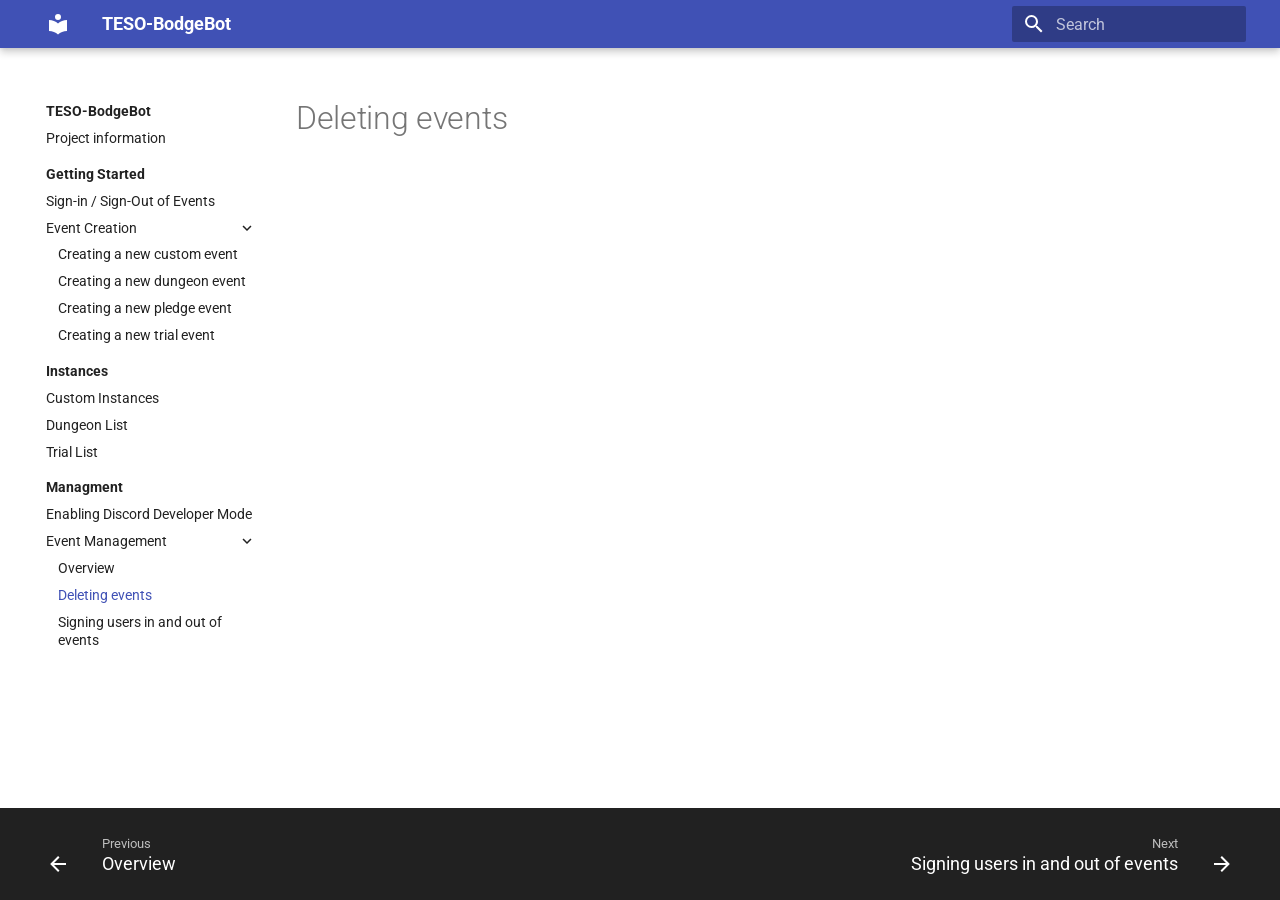
<file: Managment/Event Management/deleting-events/index.html>
<!doctype html>
<html lang="en" class="no-js">
  <head>
    
      <meta charset="utf-8">
      <meta name="viewport" content="width=device-width,initial-scale=1">
      
      
      
      <link rel="icon" href="../../../assets/images/favicon.png">
      <meta name="generator" content="mkdocs-1.3.0, mkdocs-material-8.2.11">
    
    
      
        <title>Deleting events - TESO-BodgeBot</title>
      
    
    
      <link rel="stylesheet" href="../../../assets/stylesheets/main.8c5ef100.min.css">
      
        
        <link rel="stylesheet" href="../../../assets/stylesheets/palette.9647289d.min.css">
        
      
    
    
    
      
        
        
        <link rel="preconnect" href="https://fonts.gstatic.com" crossorigin>
        <link rel="stylesheet" href="https://fonts.googleapis.com/css?family=Roboto:300,300i,400,400i,700,700i%7CRoboto+Mono:400,400i,700,700i&display=fallback">
        <style>:root{--md-text-font:"Roboto";--md-code-font:"Roboto Mono"}</style>
      
    
    
      <link rel="stylesheet" href="../../../stylesheets/extra.css">
    
    <script>__md_scope=new URL("../../..",location),__md_get=(e,_=localStorage,t=__md_scope)=>JSON.parse(_.getItem(t.pathname+"."+e)),__md_set=(e,_,t=localStorage,a=__md_scope)=>{try{t.setItem(a.pathname+"."+e,JSON.stringify(_))}catch(e){}}</script>
    
      

    
    
  </head>
  
  
    
    
    
    
    
    <body dir="ltr" data-md-color-scheme="" data-md-color-primary="none" data-md-color-accent="none">
  
    
    
    <input class="md-toggle" data-md-toggle="drawer" type="checkbox" id="__drawer" autocomplete="off">
    <input class="md-toggle" data-md-toggle="search" type="checkbox" id="__search" autocomplete="off">
    <label class="md-overlay" for="__drawer"></label>
    <div data-md-component="skip">
      
    </div>
    <div data-md-component="announce">
      
    </div>
    
    
      

<header class="md-header" data-md-component="header">
  <nav class="md-header__inner md-grid" aria-label="Header">
    <a href="../../.." title="TESO-BodgeBot" class="md-header__button md-logo" aria-label="TESO-BodgeBot" data-md-component="logo">
      
  
  <svg xmlns="http://www.w3.org/2000/svg" viewBox="0 0 24 24"><path d="M12 8a3 3 0 0 0 3-3 3 3 0 0 0-3-3 3 3 0 0 0-3 3 3 3 0 0 0 3 3m0 3.54C9.64 9.35 6.5 8 3 8v11c3.5 0 6.64 1.35 9 3.54 2.36-2.19 5.5-3.54 9-3.54V8c-3.5 0-6.64 1.35-9 3.54Z"/></svg>

    </a>
    <label class="md-header__button md-icon" for="__drawer">
      <svg xmlns="http://www.w3.org/2000/svg" viewBox="0 0 24 24"><path d="M3 6h18v2H3V6m0 5h18v2H3v-2m0 5h18v2H3v-2Z"/></svg>
    </label>
    <div class="md-header__title" data-md-component="header-title">
      <div class="md-header__ellipsis">
        <div class="md-header__topic">
          <span class="md-ellipsis">
            TESO-BodgeBot
          </span>
        </div>
        <div class="md-header__topic" data-md-component="header-topic">
          <span class="md-ellipsis">
            
              Deleting events
            
          </span>
        </div>
      </div>
    </div>
    
    
    
      <label class="md-header__button md-icon" for="__search">
        <svg xmlns="http://www.w3.org/2000/svg" viewBox="0 0 24 24"><path d="M9.5 3A6.5 6.5 0 0 1 16 9.5c0 1.61-.59 3.09-1.56 4.23l.27.27h.79l5 5-1.5 1.5-5-5v-.79l-.27-.27A6.516 6.516 0 0 1 9.5 16 6.5 6.5 0 0 1 3 9.5 6.5 6.5 0 0 1 9.5 3m0 2C7 5 5 7 5 9.5S7 14 9.5 14 14 12 14 9.5 12 5 9.5 5Z"/></svg>
      </label>
      <div class="md-search" data-md-component="search" role="dialog">
  <label class="md-search__overlay" for="__search"></label>
  <div class="md-search__inner" role="search">
    <form class="md-search__form" name="search">
      <input type="text" class="md-search__input" name="query" aria-label="Search" placeholder="Search" autocapitalize="off" autocorrect="off" autocomplete="off" spellcheck="false" data-md-component="search-query" required>
      <label class="md-search__icon md-icon" for="__search">
        <svg xmlns="http://www.w3.org/2000/svg" viewBox="0 0 24 24"><path d="M9.5 3A6.5 6.5 0 0 1 16 9.5c0 1.61-.59 3.09-1.56 4.23l.27.27h.79l5 5-1.5 1.5-5-5v-.79l-.27-.27A6.516 6.516 0 0 1 9.5 16 6.5 6.5 0 0 1 3 9.5 6.5 6.5 0 0 1 9.5 3m0 2C7 5 5 7 5 9.5S7 14 9.5 14 14 12 14 9.5 12 5 9.5 5Z"/></svg>
        <svg xmlns="http://www.w3.org/2000/svg" viewBox="0 0 24 24"><path d="M20 11v2H8l5.5 5.5-1.42 1.42L4.16 12l7.92-7.92L13.5 5.5 8 11h12Z"/></svg>
      </label>
      <nav class="md-search__options" aria-label="Search">
        
        <button type="reset" class="md-search__icon md-icon" aria-label="Clear" tabindex="-1">
          <svg xmlns="http://www.w3.org/2000/svg" viewBox="0 0 24 24"><path d="M19 6.41 17.59 5 12 10.59 6.41 5 5 6.41 10.59 12 5 17.59 6.41 19 12 13.41 17.59 19 19 17.59 13.41 12 19 6.41Z"/></svg>
        </button>
      </nav>
      
    </form>
    <div class="md-search__output">
      <div class="md-search__scrollwrap" data-md-scrollfix>
        <div class="md-search-result" data-md-component="search-result">
          <div class="md-search-result__meta">
            Initializing search
          </div>
          <ol class="md-search-result__list"></ol>
        </div>
      </div>
    </div>
  </div>
</div>
    
    
  </nav>
  
</header>
    
    <div class="md-container" data-md-component="container">
      
      
        
          
        
      
      <main class="md-main" data-md-component="main">
        <div class="md-main__inner md-grid">
          
            
              
              <div class="md-sidebar md-sidebar--primary" data-md-component="sidebar" data-md-type="navigation" >
                <div class="md-sidebar__scrollwrap">
                  <div class="md-sidebar__inner">
                    


<nav class="md-nav md-nav--primary" aria-label="Navigation" data-md-level="0">
  <label class="md-nav__title" for="__drawer">
    <a href="../../.." title="TESO-BodgeBot" class="md-nav__button md-logo" aria-label="TESO-BodgeBot" data-md-component="logo">
      
  
  <svg xmlns="http://www.w3.org/2000/svg" viewBox="0 0 24 24"><path d="M12 8a3 3 0 0 0 3-3 3 3 0 0 0-3-3 3 3 0 0 0-3 3 3 3 0 0 0 3 3m0 3.54C9.64 9.35 6.5 8 3 8v11c3.5 0 6.64 1.35 9 3.54 2.36-2.19 5.5-3.54 9-3.54V8c-3.5 0-6.64 1.35-9 3.54Z"/></svg>

    </a>
    TESO-BodgeBot
  </label>
  
  <ul class="md-nav__list" data-md-scrollfix>
    
      
      
      

  
  
  
    <li class="md-nav__item">
      <a href="../../.." class="md-nav__link">
        Project information
      </a>
    </li>
  

    
      
      
      

  
  
  
    
      
    
    <li class="md-nav__item md-nav__item--section md-nav__item--nested">
      
      
        <input class="md-nav__toggle md-toggle" data-md-toggle="__nav_2" data-md-state="indeterminate" type="checkbox" id="__nav_2" checked>
      
      
      
      
        <label class="md-nav__link" for="__nav_2">
          Getting Started
          <span class="md-nav__icon md-icon"></span>
        </label>
      
      <nav class="md-nav" aria-label="Getting Started" data-md-level="1">
        <label class="md-nav__title" for="__nav_2">
          <span class="md-nav__icon md-icon"></span>
          Getting Started
        </label>
        <ul class="md-nav__list" data-md-scrollfix>
          
            
              
  
  
  
    <li class="md-nav__item">
      <a href="../../../Getting-Started/signin-signout/" class="md-nav__link">
        Sign-in / Sign-Out of Events
      </a>
    </li>
  

            
          
            
              
  
  
  
    
    <li class="md-nav__item md-nav__item--nested">
      
      
        <input class="md-nav__toggle md-toggle" data-md-toggle="__nav_2_2" data-md-state="indeterminate" type="checkbox" id="__nav_2_2" checked>
      
      
      
      
        <label class="md-nav__link" for="__nav_2_2">
          Event Creation
          <span class="md-nav__icon md-icon"></span>
        </label>
      
      <nav class="md-nav" aria-label="Event Creation" data-md-level="2">
        <label class="md-nav__title" for="__nav_2_2">
          <span class="md-nav__icon md-icon"></span>
          Event Creation
        </label>
        <ul class="md-nav__list" data-md-scrollfix>
          
            
              
  
  
  
    <li class="md-nav__item">
      <a href="../../../Getting-Started/Event%20Creation/custom/" class="md-nav__link">
        Creating a new custom event
      </a>
    </li>
  

            
          
            
              
  
  
  
    <li class="md-nav__item">
      <a href="../../../Getting-Started/Event%20Creation/dungeon/" class="md-nav__link">
        Creating a new dungeon event
      </a>
    </li>
  

            
          
            
              
  
  
  
    <li class="md-nav__item">
      <a href="../../../Getting-Started/Event%20Creation/pledge/" class="md-nav__link">
        Creating a new pledge event
      </a>
    </li>
  

            
          
            
              
  
  
  
    <li class="md-nav__item">
      <a href="../../../Getting-Started/Event%20Creation/trial/" class="md-nav__link">
        Creating a new trial event
      </a>
    </li>
  

            
          
        </ul>
      </nav>
    </li>
  

            
          
        </ul>
      </nav>
    </li>
  

    
      
      
      

  
  
  
    
      
    
    <li class="md-nav__item md-nav__item--section md-nav__item--nested">
      
      
        <input class="md-nav__toggle md-toggle" data-md-toggle="__nav_3" data-md-state="indeterminate" type="checkbox" id="__nav_3" checked>
      
      
      
      
        <label class="md-nav__link" for="__nav_3">
          Instances
          <span class="md-nav__icon md-icon"></span>
        </label>
      
      <nav class="md-nav" aria-label="Instances" data-md-level="1">
        <label class="md-nav__title" for="__nav_3">
          <span class="md-nav__icon md-icon"></span>
          Instances
        </label>
        <ul class="md-nav__list" data-md-scrollfix>
          
            
              
  
  
  
    <li class="md-nav__item">
      <a href="../../../Instances/custom-instances/" class="md-nav__link">
        Custom Instances
      </a>
    </li>
  

            
          
            
              
  
  
  
    <li class="md-nav__item">
      <a href="../../../Instances/dungeons/" class="md-nav__link">
        Dungeon List
      </a>
    </li>
  

            
          
            
              
  
  
  
    <li class="md-nav__item">
      <a href="../../../Instances/trials/" class="md-nav__link">
        Trial List
      </a>
    </li>
  

            
          
        </ul>
      </nav>
    </li>
  

    
      
      
      

  
  
    
  
  
    
      
    
    <li class="md-nav__item md-nav__item--active md-nav__item--section md-nav__item--nested">
      
      
        <input class="md-nav__toggle md-toggle" data-md-toggle="__nav_4" type="checkbox" id="__nav_4" checked>
      
      
      
      
        <label class="md-nav__link" for="__nav_4">
          Managment
          <span class="md-nav__icon md-icon"></span>
        </label>
      
      <nav class="md-nav" aria-label="Managment" data-md-level="1">
        <label class="md-nav__title" for="__nav_4">
          <span class="md-nav__icon md-icon"></span>
          Managment
        </label>
        <ul class="md-nav__list" data-md-scrollfix>
          
            
              
  
  
  
    <li class="md-nav__item">
      <a href="../../enable-discord-developer/" class="md-nav__link">
        Enabling Discord Developer Mode
      </a>
    </li>
  

            
          
            
              
  
  
    
  
  
    
    <li class="md-nav__item md-nav__item--active md-nav__item--nested">
      
      
        <input class="md-nav__toggle md-toggle" data-md-toggle="__nav_4_2" type="checkbox" id="__nav_4_2" checked>
      
      
      
      
        <label class="md-nav__link" for="__nav_4_2">
          Event Management
          <span class="md-nav__icon md-icon"></span>
        </label>
      
      <nav class="md-nav" aria-label="Event Management" data-md-level="2">
        <label class="md-nav__title" for="__nav_4_2">
          <span class="md-nav__icon md-icon"></span>
          Event Management
        </label>
        <ul class="md-nav__list" data-md-scrollfix>
          
            
              
  
  
  
    <li class="md-nav__item">
      <a href="../" class="md-nav__link">
        Overview
      </a>
    </li>
  

            
          
            
              
  
  
    
  
  
    <li class="md-nav__item md-nav__item--active">
      
      <input class="md-nav__toggle md-toggle" data-md-toggle="toc" type="checkbox" id="__toc">
      
      
      
      <a href="./" class="md-nav__link md-nav__link--active">
        Deleting events
      </a>
      
    </li>
  

            
          
            
              
  
  
  
    <li class="md-nav__item">
      <a href="../user-signin-signout/" class="md-nav__link">
        Signing users in and out of events
      </a>
    </li>
  

            
          
        </ul>
      </nav>
    </li>
  

            
          
        </ul>
      </nav>
    </li>
  

    
  </ul>
</nav>
                  </div>
                </div>
              </div>
            
            
              
              <div class="md-sidebar md-sidebar--secondary" data-md-component="sidebar" data-md-type="toc" >
                <div class="md-sidebar__scrollwrap">
                  <div class="md-sidebar__inner">
                    

<nav class="md-nav md-nav--secondary" aria-label="Table of contents">
  
  
  
  
</nav>
                  </div>
                </div>
              </div>
            
          
          <div class="md-content" data-md-component="content">
            <article class="md-content__inner md-typeset">
              
                


  <h1>Deleting events</h1>



              
            </article>
          </div>
        </div>
        
      </main>
      
        <footer class="md-footer">
  
    <nav class="md-footer__inner md-grid" aria-label="Footer">
      
        
        <a href="../" class="md-footer__link md-footer__link--prev" aria-label="Previous: Overview" rel="prev">
          <div class="md-footer__button md-icon">
            <svg xmlns="http://www.w3.org/2000/svg" viewBox="0 0 24 24"><path d="M20 11v2H8l5.5 5.5-1.42 1.42L4.16 12l7.92-7.92L13.5 5.5 8 11h12Z"/></svg>
          </div>
          <div class="md-footer__title">
            <div class="md-ellipsis">
              <span class="md-footer__direction">
                Previous
              </span>
              Overview
            </div>
          </div>
        </a>
      
      
        
        <a href="../user-signin-signout/" class="md-footer__link md-footer__link--next" aria-label="Next: Signing users in and out of events" rel="next">
          <div class="md-footer__title">
            <div class="md-ellipsis">
              <span class="md-footer__direction">
                Next
              </span>
              Signing users in and out of events
            </div>
          </div>
          <div class="md-footer__button md-icon">
            <svg xmlns="http://www.w3.org/2000/svg" viewBox="0 0 24 24"><path d="M4 11v2h12l-5.5 5.5 1.42 1.42L19.84 12l-7.92-7.92L10.5 5.5 16 11H4Z"/></svg>
          </div>
        </a>
      
    </nav>
  
  <div class="md-footer-meta md-typeset">
    <div class="md-footer-meta__inner md-grid">
      <div class="md-copyright">
  
  
    Made with
    <a href="https://squidfunk.github.io/mkdocs-material/" target="_blank" rel="noopener">
      Material for MkDocs
    </a>
  
</div>
      
    </div>
  </div>
</footer>
      
    </div>
    <div class="md-dialog" data-md-component="dialog">
      <div class="md-dialog__inner md-typeset"></div>
    </div>
    <script id="__config" type="application/json">{"base": "../../..", "features": ["navigation.expand", "navigation.sections"], "search": "../../../assets/javascripts/workers/search.2a1c317c.min.js", "translations": {"clipboard.copied": "Copied to clipboard", "clipboard.copy": "Copy to clipboard", "search.config.lang": "en", "search.config.pipeline": "trimmer, stopWordFilter", "search.config.separator": "[\\s\\-]+", "search.placeholder": "Search", "search.result.more.one": "1 more on this page", "search.result.more.other": "# more on this page", "search.result.none": "No matching documents", "search.result.one": "1 matching document", "search.result.other": "# matching documents", "search.result.placeholder": "Type to start searching", "search.result.term.missing": "Missing", "select.version.title": "Select version"}}</script>
    
    
      <script src="../../../assets/javascripts/bundle.748e2769.min.js"></script>
      
    
  </body>
</html>
</file>
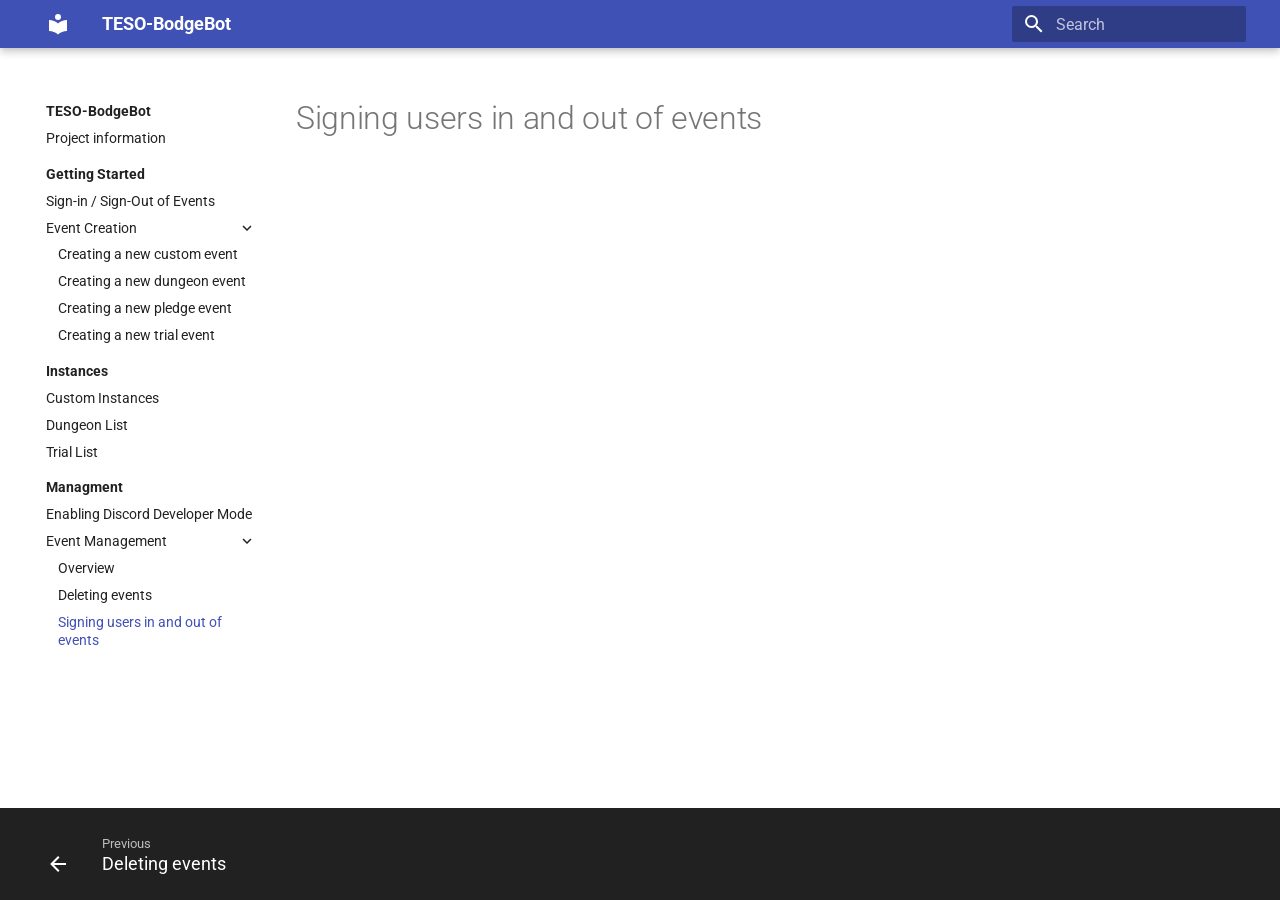
<file: Managment/Event Management/user-signin-signout/index.html>
<!doctype html>
<html lang="en" class="no-js">
  <head>
    
      <meta charset="utf-8">
      <meta name="viewport" content="width=device-width,initial-scale=1">
      
      
      
      <link rel="icon" href="../../../assets/images/favicon.png">
      <meta name="generator" content="mkdocs-1.3.0, mkdocs-material-8.2.11">
    
    
      
        <title>Signing users in and out of events - TESO-BodgeBot</title>
      
    
    
      <link rel="stylesheet" href="../../../assets/stylesheets/main.8c5ef100.min.css">
      
        
        <link rel="stylesheet" href="../../../assets/stylesheets/palette.9647289d.min.css">
        
      
    
    
    
      
        
        
        <link rel="preconnect" href="https://fonts.gstatic.com" crossorigin>
        <link rel="stylesheet" href="https://fonts.googleapis.com/css?family=Roboto:300,300i,400,400i,700,700i%7CRoboto+Mono:400,400i,700,700i&display=fallback">
        <style>:root{--md-text-font:"Roboto";--md-code-font:"Roboto Mono"}</style>
      
    
    
      <link rel="stylesheet" href="../../../stylesheets/extra.css">
    
    <script>__md_scope=new URL("../../..",location),__md_get=(e,_=localStorage,t=__md_scope)=>JSON.parse(_.getItem(t.pathname+"."+e)),__md_set=(e,_,t=localStorage,a=__md_scope)=>{try{t.setItem(a.pathname+"."+e,JSON.stringify(_))}catch(e){}}</script>
    
      

    
    
  </head>
  
  
    
    
    
    
    
    <body dir="ltr" data-md-color-scheme="" data-md-color-primary="none" data-md-color-accent="none">
  
    
    
    <input class="md-toggle" data-md-toggle="drawer" type="checkbox" id="__drawer" autocomplete="off">
    <input class="md-toggle" data-md-toggle="search" type="checkbox" id="__search" autocomplete="off">
    <label class="md-overlay" for="__drawer"></label>
    <div data-md-component="skip">
      
        
        <a href="#signing-users-in-and-out-of-events" class="md-skip">
          Skip to content
        </a>
      
    </div>
    <div data-md-component="announce">
      
    </div>
    
    
      

<header class="md-header" data-md-component="header">
  <nav class="md-header__inner md-grid" aria-label="Header">
    <a href="../../.." title="TESO-BodgeBot" class="md-header__button md-logo" aria-label="TESO-BodgeBot" data-md-component="logo">
      
  
  <svg xmlns="http://www.w3.org/2000/svg" viewBox="0 0 24 24"><path d="M12 8a3 3 0 0 0 3-3 3 3 0 0 0-3-3 3 3 0 0 0-3 3 3 3 0 0 0 3 3m0 3.54C9.64 9.35 6.5 8 3 8v11c3.5 0 6.64 1.35 9 3.54 2.36-2.19 5.5-3.54 9-3.54V8c-3.5 0-6.64 1.35-9 3.54Z"/></svg>

    </a>
    <label class="md-header__button md-icon" for="__drawer">
      <svg xmlns="http://www.w3.org/2000/svg" viewBox="0 0 24 24"><path d="M3 6h18v2H3V6m0 5h18v2H3v-2m0 5h18v2H3v-2Z"/></svg>
    </label>
    <div class="md-header__title" data-md-component="header-title">
      <div class="md-header__ellipsis">
        <div class="md-header__topic">
          <span class="md-ellipsis">
            TESO-BodgeBot
          </span>
        </div>
        <div class="md-header__topic" data-md-component="header-topic">
          <span class="md-ellipsis">
            
              Signing users in and out of events
            
          </span>
        </div>
      </div>
    </div>
    
    
    
      <label class="md-header__button md-icon" for="__search">
        <svg xmlns="http://www.w3.org/2000/svg" viewBox="0 0 24 24"><path d="M9.5 3A6.5 6.5 0 0 1 16 9.5c0 1.61-.59 3.09-1.56 4.23l.27.27h.79l5 5-1.5 1.5-5-5v-.79l-.27-.27A6.516 6.516 0 0 1 9.5 16 6.5 6.5 0 0 1 3 9.5 6.5 6.5 0 0 1 9.5 3m0 2C7 5 5 7 5 9.5S7 14 9.5 14 14 12 14 9.5 12 5 9.5 5Z"/></svg>
      </label>
      <div class="md-search" data-md-component="search" role="dialog">
  <label class="md-search__overlay" for="__search"></label>
  <div class="md-search__inner" role="search">
    <form class="md-search__form" name="search">
      <input type="text" class="md-search__input" name="query" aria-label="Search" placeholder="Search" autocapitalize="off" autocorrect="off" autocomplete="off" spellcheck="false" data-md-component="search-query" required>
      <label class="md-search__icon md-icon" for="__search">
        <svg xmlns="http://www.w3.org/2000/svg" viewBox="0 0 24 24"><path d="M9.5 3A6.5 6.5 0 0 1 16 9.5c0 1.61-.59 3.09-1.56 4.23l.27.27h.79l5 5-1.5 1.5-5-5v-.79l-.27-.27A6.516 6.516 0 0 1 9.5 16 6.5 6.5 0 0 1 3 9.5 6.5 6.5 0 0 1 9.5 3m0 2C7 5 5 7 5 9.5S7 14 9.5 14 14 12 14 9.5 12 5 9.5 5Z"/></svg>
        <svg xmlns="http://www.w3.org/2000/svg" viewBox="0 0 24 24"><path d="M20 11v2H8l5.5 5.5-1.42 1.42L4.16 12l7.92-7.92L13.5 5.5 8 11h12Z"/></svg>
      </label>
      <nav class="md-search__options" aria-label="Search">
        
        <button type="reset" class="md-search__icon md-icon" aria-label="Clear" tabindex="-1">
          <svg xmlns="http://www.w3.org/2000/svg" viewBox="0 0 24 24"><path d="M19 6.41 17.59 5 12 10.59 6.41 5 5 6.41 10.59 12 5 17.59 6.41 19 12 13.41 17.59 19 19 17.59 13.41 12 19 6.41Z"/></svg>
        </button>
      </nav>
      
    </form>
    <div class="md-search__output">
      <div class="md-search__scrollwrap" data-md-scrollfix>
        <div class="md-search-result" data-md-component="search-result">
          <div class="md-search-result__meta">
            Initializing search
          </div>
          <ol class="md-search-result__list"></ol>
        </div>
      </div>
    </div>
  </div>
</div>
    
    
  </nav>
  
</header>
    
    <div class="md-container" data-md-component="container">
      
      
        
          
        
      
      <main class="md-main" data-md-component="main">
        <div class="md-main__inner md-grid">
          
            
              
              <div class="md-sidebar md-sidebar--primary" data-md-component="sidebar" data-md-type="navigation" >
                <div class="md-sidebar__scrollwrap">
                  <div class="md-sidebar__inner">
                    


<nav class="md-nav md-nav--primary" aria-label="Navigation" data-md-level="0">
  <label class="md-nav__title" for="__drawer">
    <a href="../../.." title="TESO-BodgeBot" class="md-nav__button md-logo" aria-label="TESO-BodgeBot" data-md-component="logo">
      
  
  <svg xmlns="http://www.w3.org/2000/svg" viewBox="0 0 24 24"><path d="M12 8a3 3 0 0 0 3-3 3 3 0 0 0-3-3 3 3 0 0 0-3 3 3 3 0 0 0 3 3m0 3.54C9.64 9.35 6.5 8 3 8v11c3.5 0 6.64 1.35 9 3.54 2.36-2.19 5.5-3.54 9-3.54V8c-3.5 0-6.64 1.35-9 3.54Z"/></svg>

    </a>
    TESO-BodgeBot
  </label>
  
  <ul class="md-nav__list" data-md-scrollfix>
    
      
      
      

  
  
  
    <li class="md-nav__item">
      <a href="../../.." class="md-nav__link">
        Project information
      </a>
    </li>
  

    
      
      
      

  
  
  
    
      
    
    <li class="md-nav__item md-nav__item--section md-nav__item--nested">
      
      
        <input class="md-nav__toggle md-toggle" data-md-toggle="__nav_2" data-md-state="indeterminate" type="checkbox" id="__nav_2" checked>
      
      
      
      
        <label class="md-nav__link" for="__nav_2">
          Getting Started
          <span class="md-nav__icon md-icon"></span>
        </label>
      
      <nav class="md-nav" aria-label="Getting Started" data-md-level="1">
        <label class="md-nav__title" for="__nav_2">
          <span class="md-nav__icon md-icon"></span>
          Getting Started
        </label>
        <ul class="md-nav__list" data-md-scrollfix>
          
            
              
  
  
  
    <li class="md-nav__item">
      <a href="../../../Getting-Started/signin-signout/" class="md-nav__link">
        Sign-in / Sign-Out of Events
      </a>
    </li>
  

            
          
            
              
  
  
  
    
    <li class="md-nav__item md-nav__item--nested">
      
      
        <input class="md-nav__toggle md-toggle" data-md-toggle="__nav_2_2" data-md-state="indeterminate" type="checkbox" id="__nav_2_2" checked>
      
      
      
      
        <label class="md-nav__link" for="__nav_2_2">
          Event Creation
          <span class="md-nav__icon md-icon"></span>
        </label>
      
      <nav class="md-nav" aria-label="Event Creation" data-md-level="2">
        <label class="md-nav__title" for="__nav_2_2">
          <span class="md-nav__icon md-icon"></span>
          Event Creation
        </label>
        <ul class="md-nav__list" data-md-scrollfix>
          
            
              
  
  
  
    <li class="md-nav__item">
      <a href="../../../Getting-Started/Event%20Creation/custom/" class="md-nav__link">
        Creating a new custom event
      </a>
    </li>
  

            
          
            
              
  
  
  
    <li class="md-nav__item">
      <a href="../../../Getting-Started/Event%20Creation/dungeon/" class="md-nav__link">
        Creating a new dungeon event
      </a>
    </li>
  

            
          
            
              
  
  
  
    <li class="md-nav__item">
      <a href="../../../Getting-Started/Event%20Creation/pledge/" class="md-nav__link">
        Creating a new pledge event
      </a>
    </li>
  

            
          
            
              
  
  
  
    <li class="md-nav__item">
      <a href="../../../Getting-Started/Event%20Creation/trial/" class="md-nav__link">
        Creating a new trial event
      </a>
    </li>
  

            
          
        </ul>
      </nav>
    </li>
  

            
          
        </ul>
      </nav>
    </li>
  

    
      
      
      

  
  
  
    
      
    
    <li class="md-nav__item md-nav__item--section md-nav__item--nested">
      
      
        <input class="md-nav__toggle md-toggle" data-md-toggle="__nav_3" data-md-state="indeterminate" type="checkbox" id="__nav_3" checked>
      
      
      
      
        <label class="md-nav__link" for="__nav_3">
          Instances
          <span class="md-nav__icon md-icon"></span>
        </label>
      
      <nav class="md-nav" aria-label="Instances" data-md-level="1">
        <label class="md-nav__title" for="__nav_3">
          <span class="md-nav__icon md-icon"></span>
          Instances
        </label>
        <ul class="md-nav__list" data-md-scrollfix>
          
            
              
  
  
  
    <li class="md-nav__item">
      <a href="../../../Instances/custom-instances/" class="md-nav__link">
        Custom Instances
      </a>
    </li>
  

            
          
            
              
  
  
  
    <li class="md-nav__item">
      <a href="../../../Instances/dungeons/" class="md-nav__link">
        Dungeon List
      </a>
    </li>
  

            
          
            
              
  
  
  
    <li class="md-nav__item">
      <a href="../../../Instances/trials/" class="md-nav__link">
        Trial List
      </a>
    </li>
  

            
          
        </ul>
      </nav>
    </li>
  

    
      
      
      

  
  
    
  
  
    
      
    
    <li class="md-nav__item md-nav__item--active md-nav__item--section md-nav__item--nested">
      
      
        <input class="md-nav__toggle md-toggle" data-md-toggle="__nav_4" type="checkbox" id="__nav_4" checked>
      
      
      
      
        <label class="md-nav__link" for="__nav_4">
          Managment
          <span class="md-nav__icon md-icon"></span>
        </label>
      
      <nav class="md-nav" aria-label="Managment" data-md-level="1">
        <label class="md-nav__title" for="__nav_4">
          <span class="md-nav__icon md-icon"></span>
          Managment
        </label>
        <ul class="md-nav__list" data-md-scrollfix>
          
            
              
  
  
  
    <li class="md-nav__item">
      <a href="../../enable-discord-developer/" class="md-nav__link">
        Enabling Discord Developer Mode
      </a>
    </li>
  

            
          
            
              
  
  
    
  
  
    
    <li class="md-nav__item md-nav__item--active md-nav__item--nested">
      
      
        <input class="md-nav__toggle md-toggle" data-md-toggle="__nav_4_2" type="checkbox" id="__nav_4_2" checked>
      
      
      
      
        <label class="md-nav__link" for="__nav_4_2">
          Event Management
          <span class="md-nav__icon md-icon"></span>
        </label>
      
      <nav class="md-nav" aria-label="Event Management" data-md-level="2">
        <label class="md-nav__title" for="__nav_4_2">
          <span class="md-nav__icon md-icon"></span>
          Event Management
        </label>
        <ul class="md-nav__list" data-md-scrollfix>
          
            
              
  
  
  
    <li class="md-nav__item">
      <a href="../" class="md-nav__link">
        Overview
      </a>
    </li>
  

            
          
            
              
  
  
  
    <li class="md-nav__item">
      <a href="../deleting-events/" class="md-nav__link">
        Deleting events
      </a>
    </li>
  

            
          
            
              
  
  
    
  
  
    <li class="md-nav__item md-nav__item--active">
      
      <input class="md-nav__toggle md-toggle" data-md-toggle="toc" type="checkbox" id="__toc">
      
      
        
      
      
      <a href="./" class="md-nav__link md-nav__link--active">
        Signing users in and out of events
      </a>
      
    </li>
  

            
          
        </ul>
      </nav>
    </li>
  

            
          
        </ul>
      </nav>
    </li>
  

    
  </ul>
</nav>
                  </div>
                </div>
              </div>
            
            
              
              <div class="md-sidebar md-sidebar--secondary" data-md-component="sidebar" data-md-type="toc" >
                <div class="md-sidebar__scrollwrap">
                  <div class="md-sidebar__inner">
                    

<nav class="md-nav md-nav--secondary" aria-label="Table of contents">
  
  
  
    
  
  
</nav>
                  </div>
                </div>
              </div>
            
          
          <div class="md-content" data-md-component="content">
            <article class="md-content__inner md-typeset">
              
                


<h1 id="signing-users-in-and-out-of-events">Signing users in and out of events</h1>

              
            </article>
          </div>
        </div>
        
      </main>
      
        <footer class="md-footer">
  
    <nav class="md-footer__inner md-grid" aria-label="Footer">
      
        
        <a href="../deleting-events/" class="md-footer__link md-footer__link--prev" aria-label="Previous: Deleting events" rel="prev">
          <div class="md-footer__button md-icon">
            <svg xmlns="http://www.w3.org/2000/svg" viewBox="0 0 24 24"><path d="M20 11v2H8l5.5 5.5-1.42 1.42L4.16 12l7.92-7.92L13.5 5.5 8 11h12Z"/></svg>
          </div>
          <div class="md-footer__title">
            <div class="md-ellipsis">
              <span class="md-footer__direction">
                Previous
              </span>
              Deleting events
            </div>
          </div>
        </a>
      
      
    </nav>
  
  <div class="md-footer-meta md-typeset">
    <div class="md-footer-meta__inner md-grid">
      <div class="md-copyright">
  
  
    Made with
    <a href="https://squidfunk.github.io/mkdocs-material/" target="_blank" rel="noopener">
      Material for MkDocs
    </a>
  
</div>
      
    </div>
  </div>
</footer>
      
    </div>
    <div class="md-dialog" data-md-component="dialog">
      <div class="md-dialog__inner md-typeset"></div>
    </div>
    <script id="__config" type="application/json">{"base": "../../..", "features": ["navigation.expand", "navigation.sections"], "search": "../../../assets/javascripts/workers/search.2a1c317c.min.js", "translations": {"clipboard.copied": "Copied to clipboard", "clipboard.copy": "Copy to clipboard", "search.config.lang": "en", "search.config.pipeline": "trimmer, stopWordFilter", "search.config.separator": "[\\s\\-]+", "search.placeholder": "Search", "search.result.more.one": "1 more on this page", "search.result.more.other": "# more on this page", "search.result.none": "No matching documents", "search.result.one": "1 matching document", "search.result.other": "# matching documents", "search.result.placeholder": "Type to start searching", "search.result.term.missing": "Missing", "select.version.title": "Select version"}}</script>
    
    
      <script src="../../../assets/javascripts/bundle.748e2769.min.js"></script>
      
    
  </body>
</html>
</file>
<file: stylesheets/extra.css>
.md-footer-meta {
    display: none;
}
</file>
<file: assets/stylesheets/main.8c5ef100.min.css>
@charset "UTF-8";html{-webkit-text-size-adjust:none;-moz-text-size-adjust:none;-ms-text-size-adjust:none;text-size-adjust:none;box-sizing:border-box}*,:after,:before{box-sizing:inherit}@media (prefers-reduced-motion){*,:after,:before{transition:none!important}}body{margin:0}a,button,input,label{-webkit-tap-highlight-color:transparent}a{color:inherit;text-decoration:none}hr{border:0;box-sizing:initial;display:block;height:.05rem;overflow:visible;padding:0}small{font-size:80%}sub,sup{line-height:1em}img{border-style:none}table{border-collapse:initial;border-spacing:0}td,th{font-weight:400;vertical-align:top}button{background:transparent;border:0;font-family:inherit;font-size:inherit;margin:0;padding:0}input{border:0;outline:none}:root{--md-default-fg-color:rgba(0,0,0,.87);--md-default-fg-color--light:rgba(0,0,0,.54);--md-default-fg-color--lighter:rgba(0,0,0,.32);--md-default-fg-color--lightest:rgba(0,0,0,.07);--md-default-bg-color:#fff;--md-default-bg-color--light:hsla(0,0%,100%,.7);--md-default-bg-color--lighter:hsla(0,0%,100%,.3);--md-default-bg-color--lightest:hsla(0,0%,100%,.12);--md-primary-fg-color:#4051b5;--md-primary-fg-color--light:#5d6cc0;--md-primary-fg-color--dark:#303fa1;--md-primary-bg-color:#fff;--md-primary-bg-color--light:hsla(0,0%,100%,.7);--md-accent-fg-color:#526cfe;--md-accent-fg-color--transparent:rgba(82,108,254,.1);--md-accent-bg-color:#fff;--md-accent-bg-color--light:hsla(0,0%,100%,.7);--md-shadow-z1:0 0.2rem 0.5rem rgba(0,0,0,.05),0 0 0.05rem rgba(0,0,0,.1);--md-shadow-z2:0 0.2rem 0.5rem rgba(0,0,0,.1),0 0 0.05rem rgba(0,0,0,.25);--md-shadow-z3:0 0.2rem 0.5rem rgba(0,0,0,.2),0 0 0.05rem rgba(0,0,0,.35)}:root>*{--md-code-fg-color:#36464e;--md-code-bg-color:#f5f5f5;--md-code-hl-color:rgba(255,255,0,.5);--md-code-hl-number-color:#d52a2a;--md-code-hl-special-color:#db1457;--md-code-hl-function-color:#a846b9;--md-code-hl-constant-color:#6e59d9;--md-code-hl-keyword-color:#3f6ec6;--md-code-hl-string-color:#1c7d4d;--md-code-hl-name-color:var(--md-code-fg-color);--md-code-hl-operator-color:var(--md-default-fg-color--light);--md-code-hl-punctuation-color:var(--md-default-fg-color--light);--md-code-hl-comment-color:var(--md-default-fg-color--light);--md-code-hl-generic-color:var(--md-default-fg-color--light);--md-code-hl-variable-color:var(--md-default-fg-color--light);--md-typeset-color:var(--md-default-fg-color);--md-typeset-a-color:var(--md-primary-fg-color);--md-typeset-mark-color:rgba(255,255,0,.5);--md-typeset-del-color:rgba(245,80,61,.15);--md-typeset-ins-color:rgba(11,213,112,.15);--md-typeset-kbd-color:#fafafa;--md-typeset-kbd-accent-color:#fff;--md-typeset-kbd-border-color:#b8b8b8;--md-typeset-table-color:rgba(0,0,0,.12);--md-admonition-fg-color:var(--md-default-fg-color);--md-admonition-bg-color:var(--md-default-bg-color);--md-footer-fg-color:#fff;--md-footer-fg-color--light:hsla(0,0%,100%,.7);--md-footer-fg-color--lighter:hsla(0,0%,100%,.3);--md-footer-bg-color:rgba(0,0,0,.87);--md-footer-bg-color--dark:rgba(0,0,0,.32)}.md-icon svg{fill:currentcolor;display:block;height:1.2rem;width:1.2rem}body{-webkit-font-smoothing:antialiased;-moz-osx-font-smoothing:grayscale;--md-text-font-family:var(--md-text-font,_),-apple-system,BlinkMacSystemFont,Helvetica,Arial,sans-serif;--md-code-font-family:var(--md-code-font,_),SFMono-Regular,Consolas,Menlo,monospace}body,input{font-feature-settings:"kern","liga";font-family:var(--md-text-font-family)}body,code,input,kbd,pre{color:var(--md-typeset-color)}code,kbd,pre{font-feature-settings:"kern";font-family:var(--md-code-font-family)}:root{--md-typeset-table-sort-icon:url('data:image/svg+xml;charset=utf-8,<svg xmlns="http://www.w3.org/2000/svg" viewBox="0 0 24 24"><path d="m18 21-4-4h3V7h-3l4-4 4 4h-3v10h3M2 19v-2h10v2M2 13v-2h7v2M2 7V5h4v2H2Z"/></svg>');--md-typeset-table-sort-icon--asc:url('data:image/svg+xml;charset=utf-8,<svg xmlns="http://www.w3.org/2000/svg" viewBox="0 0 24 24"><path d="M19 17h3l-4 4-4-4h3V3h2M2 17h10v2H2M6 5v2H2V5m0 6h7v2H2v-2Z"/></svg>');--md-typeset-table-sort-icon--desc:url('data:image/svg+xml;charset=utf-8,<svg xmlns="http://www.w3.org/2000/svg" viewBox="0 0 24 24"><path d="M19 7h3l-4-4-4 4h3v14h2M2 17h10v2H2M6 5v2H2V5m0 6h7v2H2v-2Z"/></svg>')}.md-typeset{-webkit-print-color-adjust:exact;color-adjust:exact;font-size:.8rem;line-height:1.6}@media print{.md-typeset{font-size:.68rem}}.md-typeset blockquote,.md-typeset dl,.md-typeset figure,.md-typeset ol,.md-typeset pre,.md-typeset ul{margin-bottom:1em;margin-top:1em}.md-typeset h1{color:var(--md-default-fg-color--light);font-size:2em;line-height:1.3;margin:0 0 1.25em}.md-typeset h1,.md-typeset h2{font-weight:300;letter-spacing:-.01em}.md-typeset h2{font-size:1.5625em;line-height:1.4;margin:1.6em 0 .64em}.md-typeset h3{font-size:1.25em;font-weight:400;letter-spacing:-.01em;line-height:1.5;margin:1.6em 0 .8em}.md-typeset h2+h3{margin-top:.8em}.md-typeset h4{font-weight:700;letter-spacing:-.01em;margin:1em 0}.md-typeset h5,.md-typeset h6{color:var(--md-default-fg-color--light);font-size:.8em;font-weight:700;letter-spacing:-.01em;margin:1.25em 0}.md-typeset h5{text-transform:uppercase}.md-typeset hr{border-bottom:.05rem solid var(--md-default-fg-color--lightest);display:flow-root;margin:1.5em 0}.md-typeset a{color:var(--md-typeset-a-color);word-break:break-word}.md-typeset a,.md-typeset a:before{transition:color 125ms}.md-typeset a:focus,.md-typeset a:hover{color:var(--md-accent-fg-color)}.md-typeset a:focus code,.md-typeset a:hover code{background-color:var(--md-accent-fg-color--transparent)}.md-typeset a code{color:currentcolor;transition:background-color 125ms}.md-typeset a.focus-visible{outline-color:var(--md-accent-fg-color);outline-offset:.2rem}.md-typeset code,.md-typeset kbd,.md-typeset pre{color:var(--md-code-fg-color);direction:ltr}@media print{.md-typeset code,.md-typeset kbd,.md-typeset pre{white-space:pre-wrap}}.md-typeset code{background-color:var(--md-code-bg-color);border-radius:.1rem;-webkit-box-decoration-break:clone;box-decoration-break:clone;font-size:.85em;padding:0 .2941176471em;word-break:break-word}.md-typeset code:not(.focus-visible){-webkit-tap-highlight-color:transparent;outline:none}.md-typeset pre{display:flow-root;line-height:1.4;position:relative}.md-typeset pre>code{-webkit-box-decoration-break:slice;box-decoration-break:slice;box-shadow:none;display:block;margin:0;outline-color:var(--md-accent-fg-color);overflow:auto;padding:.7720588235em 1.1764705882em;scrollbar-color:var(--md-default-fg-color--lighter) transparent;scrollbar-width:thin;touch-action:auto;word-break:normal}.md-typeset pre>code:hover{scrollbar-color:var(--md-accent-fg-color) transparent}.md-typeset pre>code::-webkit-scrollbar{height:.2rem;width:.2rem}.md-typeset pre>code::-webkit-scrollbar-thumb{background-color:var(--md-default-fg-color--lighter)}.md-typeset pre>code::-webkit-scrollbar-thumb:hover{background-color:var(--md-accent-fg-color)}.md-typeset kbd{background-color:var(--md-typeset-kbd-color);border-radius:.1rem;box-shadow:0 .1rem 0 .05rem var(--md-typeset-kbd-border-color),0 .1rem 0 var(--md-typeset-kbd-border-color),0 -.1rem .2rem var(--md-typeset-kbd-accent-color) inset;color:var(--md-default-fg-color);display:inline-block;font-size:.75em;padding:0 .6666666667em;vertical-align:text-top;word-break:break-word}.md-typeset mark{background-color:var(--md-typeset-mark-color);-webkit-box-decoration-break:clone;box-decoration-break:clone;color:inherit;word-break:break-word}.md-typeset abbr{border-bottom:.05rem dotted var(--md-default-fg-color--light);cursor:help;text-decoration:none}@media (hover:none){.md-typeset abbr{position:relative}.md-typeset abbr[title]:-webkit-any(:focus,:hover):after{background-color:var(--md-default-fg-color);border-radius:.1rem;box-shadow:var(--md-shadow-z3);color:var(--md-default-bg-color);content:attr(title);display:inline-block;font-size:.7rem;margin-top:2em;max-width:80%;min-width:-webkit-max-content;min-width:max-content;padding:.2rem .3rem;position:absolute;width:auto}.md-typeset abbr[title]:-moz-any(:focus,:hover):after{background-color:var(--md-default-fg-color);border-radius:.1rem;box-shadow:var(--md-shadow-z3);color:var(--md-default-bg-color);content:attr(title);display:inline-block;font-size:.7rem;margin-top:2em;max-width:80%;min-width:-moz-max-content;min-width:max-content;padding:.2rem .3rem;position:absolute;width:auto}[dir=ltr] .md-typeset abbr[title]:-webkit-any(:focus,:hover):after{left:0}[dir=ltr] .md-typeset abbr[title]:-moz-any(:focus,:hover):after{left:0}[dir=ltr] .md-typeset abbr[title]:is(:focus,:hover):after{left:0}[dir=rtl] .md-typeset abbr[title]:-webkit-any(:focus,:hover):after{right:0}[dir=rtl] .md-typeset abbr[title]:-moz-any(:focus,:hover):after{right:0}[dir=rtl] .md-typeset abbr[title]:is(:focus,:hover):after{right:0}.md-typeset abbr[title]:is(:focus,:hover):after{background-color:var(--md-default-fg-color);border-radius:.1rem;box-shadow:var(--md-shadow-z3);color:var(--md-default-bg-color);content:attr(title);display:inline-block;font-size:.7rem;margin-top:2em;max-width:80%;min-width:-webkit-max-content;min-width:-moz-max-content;min-width:max-content;padding:.2rem .3rem;position:absolute;width:auto}}.md-typeset small{opacity:.75}[dir=ltr] .md-typeset sub,[dir=ltr] .md-typeset sup{margin-left:.078125em}[dir=rtl] .md-typeset sub,[dir=rtl] .md-typeset sup{margin-right:.078125em}[dir=ltr] .md-typeset blockquote{padding-left:.6rem}[dir=rtl] .md-typeset blockquote{padding-right:.6rem}[dir=ltr] .md-typeset blockquote{border-left:.2rem solid var(--md-default-fg-color--lighter)}[dir=rtl] .md-typeset blockquote{border-right:.2rem solid var(--md-default-fg-color--lighter)}.md-typeset blockquote{color:var(--md-default-fg-color--light);margin-left:0;margin-right:0}.md-typeset ul{list-style-type:disc}[dir=ltr] .md-typeset ol,[dir=ltr] .md-typeset ul{margin-left:.625em}[dir=rtl] .md-typeset ol,[dir=rtl] .md-typeset ul{margin-right:.625em}.md-typeset ol,.md-typeset ul{padding:0}.md-typeset ol:not([hidden]),.md-typeset ul:not([hidden]){display:flow-root}.md-typeset ol ol,.md-typeset ul ol{list-style-type:lower-alpha}.md-typeset ol ol ol,.md-typeset ul ol ol{list-style-type:lower-roman}[dir=ltr] .md-typeset ol li,[dir=ltr] .md-typeset ul li{margin-left:1.25em}[dir=rtl] .md-typeset ol li,[dir=rtl] .md-typeset ul li{margin-right:1.25em}.md-typeset ol li,.md-typeset ul li{margin-bottom:.5em}.md-typeset ol li blockquote,.md-typeset ol li p,.md-typeset ul li blockquote,.md-typeset ul li p{margin:.5em 0}.md-typeset ol li:last-child,.md-typeset ul li:last-child{margin-bottom:0}.md-typeset ol li :-webkit-any(ul,ol),.md-typeset ul li :-webkit-any(ul,ol){margin-bottom:.5em;margin-top:.5em}.md-typeset ol li :-moz-any(ul,ol),.md-typeset ul li :-moz-any(ul,ol){margin-bottom:.5em;margin-top:.5em}[dir=ltr] .md-typeset ol li :-webkit-any(ul,ol),[dir=ltr] .md-typeset ul li :-webkit-any(ul,ol){margin-left:.625em}[dir=ltr] .md-typeset ol li :-moz-any(ul,ol),[dir=ltr] .md-typeset ul li :-moz-any(ul,ol){margin-left:.625em}[dir=ltr] .md-typeset ol li :is(ul,ol),[dir=ltr] .md-typeset ul li :is(ul,ol){margin-left:.625em}[dir=rtl] .md-typeset ol li :-webkit-any(ul,ol),[dir=rtl] .md-typeset ul li :-webkit-any(ul,ol){margin-right:.625em}[dir=rtl] .md-typeset ol li :-moz-any(ul,ol),[dir=rtl] .md-typeset ul li :-moz-any(ul,ol){margin-right:.625em}[dir=rtl] .md-typeset ol li :is(ul,ol),[dir=rtl] .md-typeset ul li :is(ul,ol){margin-right:.625em}.md-typeset ol li :is(ul,ol),.md-typeset ul li :is(ul,ol){margin-bottom:.5em;margin-top:.5em}[dir=ltr] .md-typeset dd{margin-left:1.875em}[dir=rtl] .md-typeset dd{margin-right:1.875em}.md-typeset dd{margin-bottom:1.5em;margin-top:1em}.md-typeset img,.md-typeset svg{height:auto;max-width:100%}.md-typeset img[align=left],.md-typeset svg[align=left]{margin:1em 1em 1em 0}.md-typeset img[align=right],.md-typeset svg[align=right]{margin:1em 0 1em 1em}.md-typeset img[align]:only-child,.md-typeset svg[align]:only-child{margin-top:0}.md-typeset img[src$="#only-dark"]{display:none}.md-typeset figure{display:flow-root;margin:1em auto;max-width:100%;text-align:center;width:-webkit-fit-content;width:-moz-fit-content;width:fit-content}.md-typeset figure img{display:block}.md-typeset figcaption{font-style:italic;margin:1em auto;max-width:24rem}.md-typeset iframe{max-width:100%}.md-typeset table:not([class]){background-color:var(--md-default-bg-color);border:.05rem solid var(--md-typeset-table-color);border-radius:.1rem;display:inline-block;font-size:.64rem;max-width:100%;overflow:auto;touch-action:auto}@media print{.md-typeset table:not([class]){display:table}}.md-typeset table:not([class])+*{margin-top:1.5em}.md-typeset table:not([class]) :-webkit-any(th,td)>:first-child{margin-top:0}.md-typeset table:not([class]) :-moz-any(th,td)>:first-child{margin-top:0}.md-typeset table:not([class]) :is(th,td)>:first-child{margin-top:0}.md-typeset table:not([class]) :-webkit-any(th,td)>:last-child{margin-bottom:0}.md-typeset table:not([class]) :-moz-any(th,td)>:last-child{margin-bottom:0}.md-typeset table:not([class]) :is(th,td)>:last-child{margin-bottom:0}.md-typeset table:not([class]) :-webkit-any(th,td):not([align]){text-align:left}.md-typeset table:not([class]) :-moz-any(th,td):not([align]){text-align:left}.md-typeset table:not([class]) :is(th,td):not([align]){text-align:left}[dir=rtl] .md-typeset table:not([class]) :-webkit-any(th,td):not([align]){text-align:right}[dir=rtl] .md-typeset table:not([class]) :-moz-any(th,td):not([align]){text-align:right}[dir=rtl] .md-typeset table:not([class]) :is(th,td):not([align]){text-align:right}.md-typeset table:not([class]) th{font-weight:700;min-width:5rem;padding:.9375em 1.25em;vertical-align:top}.md-typeset table:not([class]) th a{color:inherit}.md-typeset table:not([class]) td{border-top:.05rem solid var(--md-typeset-table-color);padding:.9375em 1.25em;vertical-align:top}.md-typeset table:not([class]) tbody tr{transition:background-color 125ms}.md-typeset table:not([class]) tbody tr:hover{background-color:rgba(0,0,0,.035);box-shadow:0 .05rem 0 var(--md-default-bg-color) inset}.md-typeset table:not([class]) a{word-break:normal}.md-typeset table th[role=columnheader]{cursor:pointer}[dir=ltr] .md-typeset table th[role=columnheader]:after{margin-left:.5em}[dir=rtl] .md-typeset table th[role=columnheader]:after{margin-right:.5em}.md-typeset table th[role=columnheader]:after{content:"";display:inline-block;height:1.2em;-webkit-mask-image:var(--md-typeset-table-sort-icon);mask-image:var(--md-typeset-table-sort-icon);-webkit-mask-repeat:no-repeat;mask-repeat:no-repeat;-webkit-mask-size:contain;mask-size:contain;transition:background-color 125ms;vertical-align:text-bottom;width:1.2em}.md-typeset table th[role=columnheader]:hover:after{background-color:var(--md-default-fg-color--lighter)}.md-typeset table th[role=columnheader][aria-sort=ascending]:after{background-color:var(--md-default-fg-color--light);-webkit-mask-image:var(--md-typeset-table-sort-icon--asc);mask-image:var(--md-typeset-table-sort-icon--asc)}.md-typeset table th[role=columnheader][aria-sort=descending]:after{background-color:var(--md-default-fg-color--light);-webkit-mask-image:var(--md-typeset-table-sort-icon--desc);mask-image:var(--md-typeset-table-sort-icon--desc)}.md-typeset__scrollwrap{margin:1em -.8rem;overflow-x:auto;touch-action:auto}.md-typeset__table{display:inline-block;margin-bottom:.5em;padding:0 .8rem}@media print{.md-typeset__table{display:block}}html .md-typeset__table table{display:table;margin:0;overflow:hidden;width:100%}@media screen and (max-width:44.9375em){.md-content__inner>pre{margin:1em -.8rem}.md-content__inner>pre code{border-radius:0}}.md-banner{background-color:var(--md-footer-bg-color);color:var(--md-footer-fg-color);overflow:auto}@media print{.md-banner{display:none}}.md-banner--warning{background:var(--md-typeset-mark-color);color:var(--md-default-fg-color)}.md-banner__inner{font-size:.7rem;margin:.6rem auto;padding:0 .8rem}html{font-size:125%;height:100%;overflow-x:hidden}@media screen and (min-width:100em){html{font-size:137.5%}}@media screen and (min-width:125em){html{font-size:150%}}body{background-color:var(--md-default-bg-color);display:flex;flex-direction:column;font-size:.5rem;min-height:100%;position:relative;width:100%}@media print{body{display:block}}@media screen and (max-width:59.9375em){body[data-md-state=lock]{position:fixed}}.md-grid{margin-left:auto;margin-right:auto;max-width:61rem}.md-container{display:flex;flex-direction:column;flex-grow:1}@media print{.md-container{display:block}}.md-main{flex-grow:1}.md-main__inner{display:flex;height:100%;margin-top:1.5rem}.md-ellipsis{overflow:hidden;text-overflow:ellipsis;white-space:nowrap}.md-toggle{display:none}.md-option{height:0;opacity:0;position:absolute;width:0}.md-option:checked+label:not([hidden]){display:block}.md-option.focus-visible+label{outline-color:var(--md-accent-fg-color);outline-style:auto}.md-skip{background-color:var(--md-default-fg-color);border-radius:.1rem;color:var(--md-default-bg-color);font-size:.64rem;margin:.5rem;opacity:0;outline-color:var(--md-accent-fg-color);padding:.3rem .5rem;position:fixed;transform:translateY(.4rem);z-index:-1}.md-skip:focus{opacity:1;transform:translateY(0);transition:transform .25s cubic-bezier(.4,0,.2,1),opacity 175ms 75ms;z-index:10}@page{margin:25mm}:root{--md-clipboard-icon:url('data:image/svg+xml;charset=utf-8,<svg xmlns="http://www.w3.org/2000/svg" viewBox="0 0 24 24"><path d="M19 21H8V7h11m0-2H8a2 2 0 0 0-2 2v14a2 2 0 0 0 2 2h11a2 2 0 0 0 2-2V7a2 2 0 0 0-2-2m-3-4H4a2 2 0 0 0-2 2v14h2V3h12V1Z"/></svg>')}.md-clipboard{border-radius:.1rem;color:var(--md-default-fg-color--lightest);cursor:pointer;height:1.5em;outline-color:var(--md-accent-fg-color);outline-offset:.1rem;position:absolute;right:.5em;top:.5em;transition:color .25s;width:1.5em;z-index:1}@media print{.md-clipboard{display:none}}.md-clipboard:not(.focus-visible){-webkit-tap-highlight-color:transparent;outline:none}:hover>.md-clipboard{color:var(--md-default-fg-color--light)}.md-clipboard:-webkit-any(:focus,:hover){color:var(--md-accent-fg-color)}.md-clipboard:-moz-any(:focus,:hover){color:var(--md-accent-fg-color)}.md-clipboard:is(:focus,:hover){color:var(--md-accent-fg-color)}.md-clipboard:after{background-color:currentcolor;content:"";display:block;height:1.125em;margin:0 auto;-webkit-mask-image:var(--md-clipboard-icon);mask-image:var(--md-clipboard-icon);-webkit-mask-repeat:no-repeat;mask-repeat:no-repeat;-webkit-mask-size:contain;mask-size:contain;width:1.125em}.md-clipboard--inline{cursor:pointer}.md-clipboard--inline code{transition:color .25s,background-color .25s}.md-clipboard--inline:-webkit-any(:focus,:hover) code{background-color:var(--md-accent-fg-color--transparent);color:var(--md-accent-fg-color)}.md-clipboard--inline:-moz-any(:focus,:hover) code{background-color:var(--md-accent-fg-color--transparent);color:var(--md-accent-fg-color)}.md-clipboard--inline:is(:focus,:hover) code{background-color:var(--md-accent-fg-color--transparent);color:var(--md-accent-fg-color)}.md-content{flex-grow:1;min-width:0}.md-content__inner{margin:0 .8rem 1.2rem;padding-top:.6rem}@media screen and (min-width:76.25em){[dir=ltr] .md-sidebar--primary:not([hidden])~.md-content>.md-content__inner{margin-left:1.2rem}[dir=ltr] .md-sidebar--secondary:not([hidden])~.md-content>.md-content__inner,[dir=rtl] .md-sidebar--primary:not([hidden])~.md-content>.md-content__inner{margin-right:1.2rem}[dir=rtl] .md-sidebar--secondary:not([hidden])~.md-content>.md-content__inner{margin-left:1.2rem}}.md-content__inner:before{content:"";display:block;height:.4rem}.md-content__inner>:last-child{margin-bottom:0}[dir=ltr] .md-content__button{margin-left:.4rem}[dir=rtl] .md-content__button{margin-right:.4rem}.md-content__button{float:right;margin:.4rem 0;padding:0}@media print{.md-content__button{display:none}}[dir=rtl] .md-content__button{float:left}.md-typeset .md-content__button{color:var(--md-default-fg-color--lighter)}.md-content__button svg{display:inline;vertical-align:top}[dir=rtl] .md-content__button svg{transform:scaleX(-1)}[dir=ltr] .md-dialog{right:.8rem}[dir=rtl] .md-dialog{left:.8rem}.md-dialog{background-color:var(--md-default-fg-color);border-radius:.1rem;bottom:.8rem;box-shadow:var(--md-shadow-z3);min-width:11.1rem;opacity:0;padding:.4rem .6rem;pointer-events:none;position:fixed;transform:translateY(100%);transition:transform 0ms .4s,opacity .4s;z-index:4}@media print{.md-dialog{display:none}}.md-dialog[data-md-state=open]{opacity:1;pointer-events:auto;transform:translateY(0);transition:transform .4s cubic-bezier(.075,.85,.175,1),opacity .4s}.md-dialog__inner{color:var(--md-default-bg-color);font-size:.7rem}.md-footer{background-color:var(--md-footer-bg-color);color:var(--md-footer-fg-color)}@media print{.md-footer{display:none}}.md-footer__inner{display:flex;justify-content:space-between;overflow:auto;padding:.2rem}.md-footer__link{display:flex;flex-grow:0.01;outline-color:var(--md-accent-fg-color);overflow:hidden;padding-bottom:.4rem;padding-top:1.4rem;transition:opacity .25s}.md-footer__link:-webkit-any(:focus,:hover){opacity:.7}.md-footer__link:-moz-any(:focus,:hover){opacity:.7}.md-footer__link:is(:focus,:hover){opacity:.7}[dir=rtl] .md-footer__link svg{transform:scaleX(-1)}@media screen and (max-width:44.9375em){.md-footer__link--prev .md-footer__title{display:none}}[dir=ltr] .md-footer__link--next{margin-left:auto}[dir=rtl] .md-footer__link--next{margin-right:auto}.md-footer__link--next{text-align:right}[dir=rtl] .md-footer__link--next{text-align:left}.md-footer__title{flex-grow:1;font-size:.9rem;line-height:2.4rem;max-width:calc(100% - 2.4rem);padding:0 1rem;position:relative}.md-footer__button{margin:.2rem;padding:.4rem}.md-footer__direction{font-size:.64rem;left:0;margin-top:-1rem;opacity:.7;padding:0 1rem;position:absolute;right:0}.md-footer-meta{background-color:var(--md-footer-bg-color--dark)}.md-footer-meta__inner{display:flex;flex-wrap:wrap;justify-content:space-between;padding:.2rem}html .md-footer-meta.md-typeset a{color:var(--md-footer-fg-color--light)}html .md-footer-meta.md-typeset a:-webkit-any(:focus,:hover){color:var(--md-footer-fg-color)}html .md-footer-meta.md-typeset a:-moz-any(:focus,:hover){color:var(--md-footer-fg-color)}html .md-footer-meta.md-typeset a:is(:focus,:hover){color:var(--md-footer-fg-color)}.md-copyright{color:var(--md-footer-fg-color--lighter);font-size:.64rem;margin:auto .6rem;padding:.4rem 0;width:100%}@media screen and (min-width:45em){.md-copyright{width:auto}}.md-copyright__highlight{color:var(--md-footer-fg-color--light)}.md-social{margin:0 .4rem;padding:.2rem 0 .6rem}@media screen and (min-width:45em){.md-social{padding:.6rem 0}}.md-social__link{display:inline-block;height:1.6rem;text-align:center;width:1.6rem}.md-social__link:before{line-height:1.9}.md-social__link svg{fill:currentcolor;max-height:.8rem;vertical-align:-25%}.md-typeset .md-button{border:.1rem solid;border-radius:.1rem;color:var(--md-primary-fg-color);cursor:pointer;display:inline-block;font-weight:700;padding:.625em 2em;transition:color 125ms,background-color 125ms,border-color 125ms}.md-typeset .md-button--primary{background-color:var(--md-primary-fg-color);border-color:var(--md-primary-fg-color);color:var(--md-primary-bg-color)}.md-typeset .md-button:-webkit-any(:focus,:hover){background-color:var(--md-accent-fg-color);border-color:var(--md-accent-fg-color);color:var(--md-accent-bg-color)}.md-typeset .md-button:-moz-any(:focus,:hover){background-color:var(--md-accent-fg-color);border-color:var(--md-accent-fg-color);color:var(--md-accent-bg-color)}.md-typeset .md-button:is(:focus,:hover){background-color:var(--md-accent-fg-color);border-color:var(--md-accent-fg-color);color:var(--md-accent-bg-color)}[dir=ltr] .md-typeset .md-input{border-top-left-radius:.1rem}[dir=ltr] .md-typeset .md-input,[dir=rtl] .md-typeset .md-input{border-top-right-radius:.1rem}[dir=rtl] .md-typeset .md-input{border-top-left-radius:.1rem}.md-typeset .md-input{border-bottom:.1rem solid var(--md-default-fg-color--lighter);box-shadow:var(--md-shadow-z1);font-size:.8rem;height:1.8rem;padding:0 .6rem;transition:border .25s,box-shadow .25s}.md-typeset .md-input:-webkit-any(:focus,:hover){border-bottom-color:var(--md-accent-fg-color);box-shadow:var(--md-shadow-z2)}.md-typeset .md-input:-moz-any(:focus,:hover){border-bottom-color:var(--md-accent-fg-color);box-shadow:var(--md-shadow-z2)}.md-typeset .md-input:is(:focus,:hover){border-bottom-color:var(--md-accent-fg-color);box-shadow:var(--md-shadow-z2)}.md-typeset .md-input--stretch{width:100%}.md-header{background-color:var(--md-primary-fg-color);box-shadow:0 0 .2rem transparent,0 .2rem .4rem transparent;color:var(--md-primary-bg-color);left:0;position:-webkit-sticky;position:sticky;right:0;top:0;z-index:4}@media print{.md-header{display:none}}.md-header[data-md-state=shadow]{box-shadow:0 0 .2rem rgba(0,0,0,.1),0 .2rem .4rem rgba(0,0,0,.2);transition:transform .25s cubic-bezier(.1,.7,.1,1),box-shadow .25s}.md-header[data-md-state=hidden]{transform:translateY(-100%);transition:transform .25s cubic-bezier(.8,0,.6,1),box-shadow .25s}.md-header__inner{align-items:center;display:flex;padding:0 .2rem}.md-header__button{color:currentcolor;cursor:pointer;margin:.2rem;outline-color:var(--md-accent-fg-color);padding:.4rem;position:relative;transition:opacity .25s;vertical-align:middle;z-index:1}.md-header__button:hover{opacity:.7}.md-header__button:not([hidden]){display:inline-block}.md-header__button:not(.focus-visible){-webkit-tap-highlight-color:transparent;outline:none}.md-header__button.md-logo{margin:.2rem;padding:.4rem}@media screen and (max-width:76.1875em){.md-header__button.md-logo{display:none}}.md-header__button.md-logo :-webkit-any(img,svg){fill:currentcolor;display:block;height:1.2rem;width:auto}.md-header__button.md-logo :-moz-any(img,svg){fill:currentcolor;display:block;height:1.2rem;width:auto}.md-header__button.md-logo :is(img,svg){fill:currentcolor;display:block;height:1.2rem;width:auto}@media screen and (min-width:60em){.md-header__button[for=__search]{display:none}}.no-js .md-header__button[for=__search]{display:none}[dir=rtl] .md-header__button[for=__search] svg{transform:scaleX(-1)}@media screen and (min-width:76.25em){.md-header__button[for=__drawer]{display:none}}.md-header__topic{display:flex;max-width:100%;position:absolute;transition:transform .4s cubic-bezier(.1,.7,.1,1),opacity .15s}.md-header__topic+.md-header__topic{opacity:0;pointer-events:none;transform:translateX(1.25rem);transition:transform .4s cubic-bezier(1,.7,.1,.1),opacity .15s;z-index:-1}[dir=rtl] .md-header__topic+.md-header__topic{transform:translateX(-1.25rem)}.md-header__topic:first-child{font-weight:700}[dir=ltr] .md-header__title{margin-right:.4rem}[dir=rtl] .md-header__title{margin-left:.4rem}[dir=ltr] .md-header__title{margin-left:1rem}[dir=rtl] .md-header__title{margin-right:1rem}.md-header__title{flex-grow:1;font-size:.9rem;height:2.4rem;line-height:2.4rem}.md-header__title[data-md-state=active] .md-header__topic{opacity:0;pointer-events:none;transform:translateX(-1.25rem);transition:transform .4s cubic-bezier(1,.7,.1,.1),opacity .15s;z-index:-1}[dir=rtl] .md-header__title[data-md-state=active] .md-header__topic{transform:translateX(1.25rem)}.md-header__title[data-md-state=active] .md-header__topic+.md-header__topic{opacity:1;pointer-events:auto;transform:translateX(0);transition:transform .4s cubic-bezier(.1,.7,.1,1),opacity .15s;z-index:0}.md-header__title>.md-header__ellipsis{height:100%;position:relative;width:100%}.md-header__option{display:flex;flex-shrink:0;max-width:100%;transition:max-width 0ms .25s,opacity .25s .25s;white-space:nowrap}[data-md-toggle=search]:checked~.md-header .md-header__option{max-width:0;opacity:0;transition:max-width 0ms,opacity 0ms}.md-header__source{display:none}@media screen and (min-width:60em){[dir=ltr] .md-header__source{margin-left:1rem}[dir=rtl] .md-header__source{margin-right:1rem}.md-header__source{display:block;max-width:11.7rem;width:11.7rem}}@media screen and (min-width:76.25em){[dir=ltr] .md-header__source{margin-left:1.4rem}[dir=rtl] .md-header__source{margin-right:1.4rem}}:root{--md-nav-icon--prev:url('data:image/svg+xml;charset=utf-8,<svg xmlns="http://www.w3.org/2000/svg" viewBox="0 0 24 24"><path d="M20 11v2H8l5.5 5.5-1.42 1.42L4.16 12l7.92-7.92L13.5 5.5 8 11h12Z"/></svg>');--md-nav-icon--next:url('data:image/svg+xml;charset=utf-8,<svg xmlns="http://www.w3.org/2000/svg" viewBox="0 0 24 24"><path d="M8.59 16.58 13.17 12 8.59 7.41 10 6l6 6-6 6-1.41-1.42Z"/></svg>');--md-toc-icon:url('data:image/svg+xml;charset=utf-8,<svg xmlns="http://www.w3.org/2000/svg" viewBox="0 0 24 24"><path d="M3 9h14V7H3v2m0 4h14v-2H3v2m0 4h14v-2H3v2m16 0h2v-2h-2v2m0-10v2h2V7h-2m0 6h2v-2h-2v2Z"/></svg>')}.md-nav{font-size:.7rem;line-height:1.3}.md-nav__title{display:block;font-weight:700;overflow:hidden;padding:0 .6rem;text-overflow:ellipsis}.md-nav__title .md-nav__button{display:none}.md-nav__title .md-nav__button img{height:100%;width:auto}.md-nav__title .md-nav__button.md-logo :-webkit-any(img,svg){fill:currentcolor;display:block;height:2.4rem;max-width:100%;object-fit:contain;width:auto}.md-nav__title .md-nav__button.md-logo :-moz-any(img,svg){fill:currentcolor;display:block;height:2.4rem;max-width:100%;object-fit:contain;width:auto}.md-nav__title .md-nav__button.md-logo :is(img,svg){fill:currentcolor;display:block;height:2.4rem;max-width:100%;object-fit:contain;width:auto}.md-nav__list{list-style:none;margin:0;padding:0}.md-nav__item{padding:0 .6rem}[dir=ltr] .md-nav__item .md-nav__item{padding-right:0}[dir=rtl] .md-nav__item .md-nav__item{padding-left:0}.md-nav__link{align-items:center;cursor:pointer;display:flex;justify-content:space-between;margin-top:.625em;overflow:hidden;scroll-snap-align:start;text-overflow:ellipsis;transition:color 125ms}.md-nav__link[data-md-state=blur]{color:var(--md-default-fg-color--light)}.md-nav__item .md-nav__link--active{color:var(--md-typeset-a-color)}.md-nav__item .md-nav__link--index [href]{width:100%}.md-nav__link:-webkit-any(:focus,:hover){color:var(--md-accent-fg-color)}.md-nav__link:-moz-any(:focus,:hover){color:var(--md-accent-fg-color)}.md-nav__link:is(:focus,:hover){color:var(--md-accent-fg-color)}.md-nav__link.focus-visible{outline-color:var(--md-accent-fg-color);outline-offset:.2rem}.md-nav--primary .md-nav__link[for=__toc]{display:none}.md-nav--primary .md-nav__link[for=__toc] .md-icon:after{background-color:currentcolor;display:block;height:100%;-webkit-mask-image:var(--md-toc-icon);mask-image:var(--md-toc-icon);width:100%}.md-nav--primary .md-nav__link[for=__toc]~.md-nav{display:none}.md-nav__link>*{cursor:pointer;display:flex}.md-nav__icon{flex-shrink:0}.md-nav__source{display:none}@media screen and (max-width:76.1875em){.md-nav--primary,.md-nav--primary .md-nav{background-color:var(--md-default-bg-color);display:flex;flex-direction:column;height:100%;left:0;position:absolute;right:0;top:0;z-index:1}.md-nav--primary :-webkit-any(.md-nav__title,.md-nav__item){font-size:.8rem;line-height:1.5}.md-nav--primary :-moz-any(.md-nav__title,.md-nav__item){font-size:.8rem;line-height:1.5}.md-nav--primary :is(.md-nav__title,.md-nav__item){font-size:.8rem;line-height:1.5}.md-nav--primary .md-nav__title{background-color:var(--md-default-fg-color--lightest);color:var(--md-default-fg-color--light);cursor:pointer;height:5.6rem;line-height:2.4rem;padding:3rem .8rem .2rem;position:relative;white-space:nowrap}[dir=ltr] .md-nav--primary .md-nav__title .md-nav__icon{left:.4rem}[dir=rtl] .md-nav--primary .md-nav__title .md-nav__icon{right:.4rem}.md-nav--primary .md-nav__title .md-nav__icon{display:block;height:1.2rem;margin:.2rem;position:absolute;top:.4rem;width:1.2rem}.md-nav--primary .md-nav__title .md-nav__icon:after{background-color:currentcolor;content:"";display:block;height:100%;-webkit-mask-image:var(--md-nav-icon--prev);mask-image:var(--md-nav-icon--prev);-webkit-mask-repeat:no-repeat;mask-repeat:no-repeat;-webkit-mask-size:contain;mask-size:contain;width:100%}.md-nav--primary .md-nav__title~.md-nav__list{background-color:var(--md-default-bg-color);box-shadow:0 .05rem 0 var(--md-default-fg-color--lightest) inset;overflow-y:auto;-ms-scroll-snap-type:y mandatory;scroll-snap-type:y mandatory;touch-action:pan-y}.md-nav--primary .md-nav__title~.md-nav__list>:first-child{border-top:0}.md-nav--primary .md-nav__title[for=__drawer]{background-color:var(--md-primary-fg-color);color:var(--md-primary-bg-color);font-weight:700}.md-nav--primary .md-nav__title .md-logo{display:block;left:.2rem;margin:.2rem;padding:.4rem;position:absolute;right:.2rem;top:.2rem}.md-nav--primary .md-nav__list{flex:1}.md-nav--primary .md-nav__item{border-top:.05rem solid var(--md-default-fg-color--lightest);padding:0}.md-nav--primary .md-nav__item--active>.md-nav__link{color:var(--md-typeset-a-color)}.md-nav--primary .md-nav__item--active>.md-nav__link:-webkit-any(:focus,:hover){color:var(--md-accent-fg-color)}.md-nav--primary .md-nav__item--active>.md-nav__link:-moz-any(:focus,:hover){color:var(--md-accent-fg-color)}.md-nav--primary .md-nav__item--active>.md-nav__link:is(:focus,:hover){color:var(--md-accent-fg-color)}.md-nav--primary .md-nav__link{margin-top:0;padding:.6rem .8rem}[dir=ltr] .md-nav--primary .md-nav__link .md-nav__icon{margin-right:-.2rem}[dir=rtl] .md-nav--primary .md-nav__link .md-nav__icon{margin-left:-.2rem}.md-nav--primary .md-nav__link .md-nav__icon{font-size:1.2rem;height:1.2rem;width:1.2rem}.md-nav--primary .md-nav__link .md-nav__icon:after{background-color:currentcolor;content:"";display:block;height:100%;-webkit-mask-image:var(--md-nav-icon--next);mask-image:var(--md-nav-icon--next);-webkit-mask-repeat:no-repeat;mask-repeat:no-repeat;-webkit-mask-size:contain;mask-size:contain;width:100%}[dir=rtl] .md-nav--primary .md-nav__icon:after{transform:scale(-1)}.md-nav--primary .md-nav--secondary .md-nav{background-color:initial;position:static}[dir=ltr] .md-nav--primary .md-nav--secondary .md-nav .md-nav__link{padding-left:1.4rem}[dir=rtl] .md-nav--primary .md-nav--secondary .md-nav .md-nav__link{padding-right:1.4rem}[dir=ltr] .md-nav--primary .md-nav--secondary .md-nav .md-nav .md-nav__link{padding-left:2rem}[dir=rtl] .md-nav--primary .md-nav--secondary .md-nav .md-nav .md-nav__link{padding-right:2rem}[dir=ltr] .md-nav--primary .md-nav--secondary .md-nav .md-nav .md-nav .md-nav__link{padding-left:2.6rem}[dir=rtl] .md-nav--primary .md-nav--secondary .md-nav .md-nav .md-nav .md-nav__link{padding-right:2.6rem}[dir=ltr] .md-nav--primary .md-nav--secondary .md-nav .md-nav .md-nav .md-nav .md-nav__link{padding-left:3.2rem}[dir=rtl] .md-nav--primary .md-nav--secondary .md-nav .md-nav .md-nav .md-nav .md-nav__link{padding-right:3.2rem}.md-nav--secondary{background-color:initial}.md-nav__toggle~.md-nav{display:flex;opacity:0;transform:translateX(100%);transition:transform .25s cubic-bezier(.8,0,.6,1),opacity 125ms 50ms}[dir=rtl] .md-nav__toggle~.md-nav{transform:translateX(-100%)}.md-nav__toggle:checked~.md-nav{opacity:1;transform:translateX(0);transition:transform .25s cubic-bezier(.4,0,.2,1),opacity 125ms 125ms}.md-nav__toggle:checked~.md-nav>.md-nav__list{-webkit-backface-visibility:hidden;backface-visibility:hidden}}@media screen and (max-width:59.9375em){.md-nav--primary .md-nav__link[for=__toc]{display:flex}.md-nav--primary .md-nav__link[for=__toc] .md-icon:after{content:""}.md-nav--primary .md-nav__link[for=__toc]+.md-nav__link{display:none}.md-nav--primary .md-nav__link[for=__toc]~.md-nav{display:flex}.md-nav__source{background-color:var(--md-primary-fg-color--dark);color:var(--md-primary-bg-color);display:block;padding:0 .2rem}}@media screen and (min-width:60em) and (max-width:76.1875em){.md-nav--integrated .md-nav__link[for=__toc]{display:flex}.md-nav--integrated .md-nav__link[for=__toc] .md-icon:after{content:""}.md-nav--integrated .md-nav__link[for=__toc]+.md-nav__link{display:none}.md-nav--integrated .md-nav__link[for=__toc]~.md-nav{display:flex}}@media screen and (min-width:60em){.md-nav--secondary .md-nav__title[for=__toc]{scroll-snap-align:start}.md-nav--secondary .md-nav__title .md-nav__icon{display:none}}@media screen and (min-width:76.25em){.md-nav{transition:max-height .25s cubic-bezier(.86,0,.07,1)}.md-nav--primary .md-nav__title[for=__drawer]{scroll-snap-align:start}.md-nav--primary .md-nav__title .md-nav__icon,.md-nav__toggle~.md-nav{display:none}.md-nav__toggle:-webkit-any(:checked,:indeterminate)~.md-nav{display:block}.md-nav__toggle:-moz-any(:checked,:indeterminate)~.md-nav{display:block}.md-nav__toggle:is(:checked,:indeterminate)~.md-nav{display:block}.md-nav__item--nested>.md-nav>.md-nav__title{display:none}.md-nav__item--section{display:block;margin:1.25em 0}.md-nav__item--section:last-child{margin-bottom:0}.md-nav__item--section>.md-nav__link{font-weight:700;pointer-events:none}.md-nav__item--section>.md-nav__link--index [href]{pointer-events:auto}.md-nav__item--section>.md-nav__link .md-nav__icon{display:none}.md-nav__item--section>.md-nav{display:block}.md-nav__item--section>.md-nav>.md-nav__list>.md-nav__item{padding:0}.md-nav__icon{border-radius:100%;float:right;height:.9rem;transition:background-color .25s,transform .25s;width:.9rem}[dir=rtl] .md-nav__icon{float:left;transform:rotate(180deg)}.md-nav__icon:hover{background-color:var(--md-accent-fg-color--transparent)}.md-nav__icon:after{background-color:currentcolor;content:"";display:inline-block;height:100%;-webkit-mask-image:var(--md-nav-icon--next);mask-image:var(--md-nav-icon--next);-webkit-mask-repeat:no-repeat;mask-repeat:no-repeat;-webkit-mask-size:contain;mask-size:contain;vertical-align:-.1rem;width:100%}.md-nav__item--nested .md-nav__toggle:checked~.md-nav__link .md-nav__icon,.md-nav__item--nested .md-nav__toggle:indeterminate~.md-nav__link .md-nav__icon{transform:rotate(90deg)}.md-nav--lifted>.md-nav__list>.md-nav__item,.md-nav--lifted>.md-nav__list>.md-nav__item--nested,.md-nav--lifted>.md-nav__title{display:none}.md-nav--lifted>.md-nav__list>.md-nav__item--active{display:block;padding:0}.md-nav--lifted>.md-nav__list>.md-nav__item--active>.md-nav__link{font-weight:700;margin-top:0;padding:0 .6rem;pointer-events:none}.md-nav--lifted>.md-nav__list>.md-nav__item--active>.md-nav__link--index [href]{pointer-events:auto}.md-nav--lifted>.md-nav__list>.md-nav__item--active>.md-nav__link .md-nav__icon{display:none}.md-nav--lifted .md-nav[data-md-level="1"]{display:block}[dir=ltr] .md-nav--lifted .md-nav[data-md-level="1"]>.md-nav__list>.md-nav__item{padding-right:.6rem}[dir=rtl] .md-nav--lifted .md-nav[data-md-level="1"]>.md-nav__list>.md-nav__item{padding-left:.6rem}.md-nav--integrated>.md-nav__list>.md-nav__item--active:not(.md-nav__item--nested){padding:0 .6rem}.md-nav--integrated>.md-nav__list>.md-nav__item--active:not(.md-nav__item--nested)>.md-nav__link{padding:0}[dir=ltr] .md-nav--integrated>.md-nav__list>.md-nav__item--active .md-nav--secondary{border-left:.05rem solid var(--md-primary-fg-color)}[dir=rtl] .md-nav--integrated>.md-nav__list>.md-nav__item--active .md-nav--secondary{border-right:.05rem solid var(--md-primary-fg-color)}.md-nav--integrated>.md-nav__list>.md-nav__item--active .md-nav--secondary{display:block;margin-bottom:1.25em}.md-nav--integrated>.md-nav__list>.md-nav__item--active .md-nav--secondary>.md-nav__title{display:none}}:root{--md-search-result-icon:url('data:image/svg+xml;charset=utf-8,<svg xmlns="http://www.w3.org/2000/svg" viewBox="0 0 24 24"><path d="M14 2H6a2 2 0 0 0-2 2v16a2 2 0 0 0 2 2h7c-.41-.25-.8-.56-1.14-.9-.33-.33-.61-.7-.86-1.1H6V4h7v5h5v1.18c.71.16 1.39.43 2 .82V8l-6-6m6.31 16.9c1.33-2.11.69-4.9-1.4-6.22-2.11-1.33-4.91-.68-6.22 1.4-1.34 2.11-.69 4.89 1.4 6.22 1.46.93 3.32.93 4.79.02L22 23.39 23.39 22l-3.08-3.1m-3.81.1a2.5 2.5 0 0 1-2.5-2.5 2.5 2.5 0 0 1 2.5-2.5 2.5 2.5 0 0 1 2.5 2.5 2.5 2.5 0 0 1-2.5 2.5Z"/></svg>')}.md-search{position:relative}@media screen and (min-width:60em){.md-search{padding:.2rem 0}}.no-js .md-search{display:none}.md-search__overlay{opacity:0;z-index:1}@media screen and (max-width:59.9375em){[dir=ltr] .md-search__overlay{left:-2.2rem}[dir=rtl] .md-search__overlay{right:-2.2rem}.md-search__overlay{background-color:var(--md-default-bg-color);border-radius:1rem;height:2rem;overflow:hidden;pointer-events:none;position:absolute;top:-1rem;transform-origin:center;transition:transform .3s .1s,opacity .2s .2s;width:2rem}[data-md-toggle=search]:checked~.md-header .md-search__overlay{opacity:1;transition:transform .4s,opacity .1s}}@media screen and (min-width:60em){[dir=ltr] .md-search__overlay{left:0}[dir=rtl] .md-search__overlay{right:0}.md-search__overlay{background-color:rgba(0,0,0,.54);cursor:pointer;height:0;position:fixed;top:0;transition:width 0ms .25s,height 0ms .25s,opacity .25s;width:0}[data-md-toggle=search]:checked~.md-header .md-search__overlay{height:200vh;opacity:1;transition:width 0ms,height 0ms,opacity .25s;width:100%}}@media screen and (max-width:29.9375em){[data-md-toggle=search]:checked~.md-header .md-search__overlay{transform:scale(45)}}@media screen and (min-width:30em) and (max-width:44.9375em){[data-md-toggle=search]:checked~.md-header .md-search__overlay{transform:scale(60)}}@media screen and (min-width:45em) and (max-width:59.9375em){[data-md-toggle=search]:checked~.md-header .md-search__overlay{transform:scale(75)}}.md-search__inner{-webkit-backface-visibility:hidden;backface-visibility:hidden}@media screen and (max-width:59.9375em){[dir=ltr] .md-search__inner{left:0}[dir=rtl] .md-search__inner{right:0}.md-search__inner{height:0;opacity:0;overflow:hidden;position:fixed;top:0;transform:translateX(5%);transition:width 0ms .3s,height 0ms .3s,transform .15s cubic-bezier(.4,0,.2,1) .15s,opacity .15s .15s;width:0;z-index:2}[dir=rtl] .md-search__inner{transform:translateX(-5%)}[data-md-toggle=search]:checked~.md-header .md-search__inner{height:100%;opacity:1;transform:translateX(0);transition:width 0ms 0ms,height 0ms 0ms,transform .15s cubic-bezier(.1,.7,.1,1) .15s,opacity .15s .15s;width:100%}}@media screen and (min-width:60em){.md-search__inner{float:right;padding:.1rem 0;position:relative;transition:width .25s cubic-bezier(.1,.7,.1,1);width:11.7rem}[dir=rtl] .md-search__inner{float:left}}@media screen and (min-width:60em) and (max-width:76.1875em){[data-md-toggle=search]:checked~.md-header .md-search__inner{width:23.4rem}}@media screen and (min-width:76.25em){[data-md-toggle=search]:checked~.md-header .md-search__inner{width:34.4rem}}.md-search__form{background-color:var(--md-default-bg-color);box-shadow:0 0 .6rem transparent;height:2.4rem;position:relative;transition:color .25s,background-color .25s;z-index:2}@media screen and (min-width:60em){.md-search__form{background-color:rgba(0,0,0,.26);border-radius:.1rem;height:1.8rem}.md-search__form:hover{background-color:hsla(0,0%,100%,.12)}}[data-md-toggle=search]:checked~.md-header .md-search__form{background-color:var(--md-default-bg-color);border-radius:.1rem .1rem 0 0;box-shadow:0 0 .6rem rgba(0,0,0,.07);color:var(--md-default-fg-color)}[dir=ltr] .md-search__input{padding-left:3.6rem;padding-right:2.2rem}[dir=rtl] .md-search__input{padding-left:2.2rem;padding-right:3.6rem}.md-search__input{background:transparent;font-size:.9rem;height:100%;position:relative;text-overflow:ellipsis;width:100%;z-index:2}.md-search__input::-moz-placeholder{-moz-transition:color .25s;transition:color .25s}.md-search__input::-ms-input-placeholder{-ms-transition:color .25s;transition:color .25s}.md-search__input::placeholder{transition:color .25s}.md-search__input::-moz-placeholder{color:var(--md-default-fg-color--light)}.md-search__input::-ms-input-placeholder{color:var(--md-default-fg-color--light)}.md-search__input::placeholder,.md-search__input~.md-search__icon{color:var(--md-default-fg-color--light)}.md-search__input::-ms-clear{display:none}@media screen and (max-width:59.9375em){.md-search__input{font-size:.9rem;height:2.4rem;width:100%}}@media screen and (min-width:60em){[dir=ltr] .md-search__input{padding-left:2.2rem}[dir=rtl] .md-search__input{padding-right:2.2rem}.md-search__input{color:inherit;font-size:.8rem}.md-search__input::-moz-placeholder{color:var(--md-primary-bg-color--light)}.md-search__input::-ms-input-placeholder{color:var(--md-primary-bg-color--light)}.md-search__input::placeholder{color:var(--md-primary-bg-color--light)}.md-search__input+.md-search__icon{color:var(--md-primary-bg-color)}[data-md-toggle=search]:checked~.md-header .md-search__input{text-overflow:clip}[data-md-toggle=search]:checked~.md-header .md-search__input::-moz-placeholder{color:var(--md-default-fg-color--light)}[data-md-toggle=search]:checked~.md-header .md-search__input::-ms-input-placeholder{color:var(--md-default-fg-color--light)}[data-md-toggle=search]:checked~.md-header .md-search__input+.md-search__icon,[data-md-toggle=search]:checked~.md-header .md-search__input::placeholder{color:var(--md-default-fg-color--light)}}.md-search__icon{cursor:pointer;display:inline-block;height:1.2rem;transition:color .25s,opacity .25s;width:1.2rem}.md-search__icon:hover{opacity:.7}[dir=ltr] .md-search__icon[for=__search]{left:.5rem}[dir=rtl] .md-search__icon[for=__search]{right:.5rem}.md-search__icon[for=__search]{position:absolute;top:.3rem;z-index:2}[dir=rtl] .md-search__icon[for=__search] svg{transform:scaleX(-1)}@media screen and (max-width:59.9375em){[dir=ltr] .md-search__icon[for=__search]{left:.8rem}[dir=rtl] .md-search__icon[for=__search]{right:.8rem}.md-search__icon[for=__search]{top:.6rem}.md-search__icon[for=__search] svg:first-child{display:none}}@media screen and (min-width:60em){.md-search__icon[for=__search]{pointer-events:none}.md-search__icon[for=__search] svg:last-child{display:none}}[dir=ltr] .md-search__options{right:.5rem}[dir=rtl] .md-search__options{left:.5rem}.md-search__options{pointer-events:none;position:absolute;top:.3rem;z-index:2}@media screen and (max-width:59.9375em){[dir=ltr] .md-search__options{right:.8rem}[dir=rtl] .md-search__options{left:.8rem}.md-search__options{top:.6rem}}[dir=ltr] .md-search__options>*{margin-left:.2rem}[dir=rtl] .md-search__options>*{margin-right:.2rem}.md-search__options>*{color:var(--md-default-fg-color--light);opacity:0;transform:scale(.75);transition:transform .15s cubic-bezier(.1,.7,.1,1),opacity .15s}.md-search__options>:not(.focus-visible){-webkit-tap-highlight-color:transparent;outline:none}[data-md-toggle=search]:checked~.md-header .md-search__input:valid~.md-search__options>*{opacity:1;pointer-events:auto;transform:scale(1)}[data-md-toggle=search]:checked~.md-header .md-search__input:valid~.md-search__options>:hover{opacity:.7}[dir=ltr] .md-search__suggest{padding-left:3.6rem;padding-right:2.2rem}[dir=rtl] .md-search__suggest{padding-left:2.2rem;padding-right:3.6rem}.md-search__suggest{align-items:center;color:var(--md-default-fg-color--lighter);display:flex;font-size:.9rem;height:100%;opacity:0;position:absolute;top:0;transition:opacity 50ms;white-space:nowrap;width:100%}@media screen and (min-width:60em){[dir=ltr] .md-search__suggest{padding-left:2.2rem}[dir=rtl] .md-search__suggest{padding-right:2.2rem}.md-search__suggest{font-size:.8rem}}[data-md-toggle=search]:checked~.md-header .md-search__suggest{opacity:1;transition:opacity .3s .1s}[dir=ltr] .md-search__output{border-bottom-left-radius:.1rem}[dir=ltr] .md-search__output,[dir=rtl] .md-search__output{border-bottom-right-radius:.1rem}[dir=rtl] .md-search__output{border-bottom-left-radius:.1rem}.md-search__output{overflow:hidden;position:absolute;width:100%;z-index:1}@media screen and (max-width:59.9375em){.md-search__output{bottom:0;top:2.4rem}}@media screen and (min-width:60em){.md-search__output{opacity:0;top:1.9rem;transition:opacity .4s}[data-md-toggle=search]:checked~.md-header .md-search__output{box-shadow:var(--md-shadow-z3);opacity:1}}.md-search__scrollwrap{-webkit-backface-visibility:hidden;backface-visibility:hidden;background-color:var(--md-default-bg-color);height:100%;overflow-y:auto;touch-action:pan-y}@media (-webkit-max-device-pixel-ratio:1),(max-resolution:1dppx){.md-search__scrollwrap{transform:translateZ(0)}}@media screen and (min-width:60em) and (max-width:76.1875em){.md-search__scrollwrap{width:23.4rem}}@media screen and (min-width:76.25em){.md-search__scrollwrap{width:34.4rem}}@media screen and (min-width:60em){.md-search__scrollwrap{max-height:0;scrollbar-color:var(--md-default-fg-color--lighter) transparent;scrollbar-width:thin}[data-md-toggle=search]:checked~.md-header .md-search__scrollwrap{max-height:75vh}.md-search__scrollwrap:hover{scrollbar-color:var(--md-accent-fg-color) transparent}.md-search__scrollwrap::-webkit-scrollbar{height:.2rem;width:.2rem}.md-search__scrollwrap::-webkit-scrollbar-thumb{background-color:var(--md-default-fg-color--lighter)}.md-search__scrollwrap::-webkit-scrollbar-thumb:hover{background-color:var(--md-accent-fg-color)}}.md-search-result{color:var(--md-default-fg-color);word-break:break-word}.md-search-result__meta{background-color:var(--md-default-fg-color--lightest);color:var(--md-default-fg-color--light);font-size:.64rem;line-height:1.8rem;padding:0 .8rem;scroll-snap-align:start}@media screen and (min-width:60em){[dir=ltr] .md-search-result__meta{padding-left:2.2rem}[dir=rtl] .md-search-result__meta{padding-right:2.2rem}}.md-search-result__list{list-style:none;margin:0;padding:0}.md-search-result__item{box-shadow:0 -.05rem var(--md-default-fg-color--lightest)}.md-search-result__item:first-child{box-shadow:none}.md-search-result__link{display:block;outline:none;scroll-snap-align:start;transition:background-color .25s}.md-search-result__link:-webkit-any(:focus,:hover){background-color:var(--md-accent-fg-color--transparent)}.md-search-result__link:-moz-any(:focus,:hover){background-color:var(--md-accent-fg-color--transparent)}.md-search-result__link:is(:focus,:hover){background-color:var(--md-accent-fg-color--transparent)}.md-search-result__link:last-child p:last-child{margin-bottom:.6rem}.md-search-result__more summary{color:var(--md-typeset-a-color);cursor:pointer;display:block;font-size:.64rem;outline:none;padding:.75em .8rem;scroll-snap-align:start;transition:color .25s,background-color .25s}@media screen and (min-width:60em){[dir=ltr] .md-search-result__more summary{padding-left:2.2rem}[dir=rtl] .md-search-result__more summary{padding-right:2.2rem}}.md-search-result__more summary:-webkit-any(:focus,:hover){background-color:var(--md-accent-fg-color--transparent);color:var(--md-accent-fg-color)}.md-search-result__more summary:-moz-any(:focus,:hover){background-color:var(--md-accent-fg-color--transparent);color:var(--md-accent-fg-color)}.md-search-result__more summary:is(:focus,:hover){background-color:var(--md-accent-fg-color--transparent);color:var(--md-accent-fg-color)}.md-search-result__more summary::marker{display:none}.md-search-result__more summary::-webkit-details-marker{display:none}.md-search-result__more summary~*>*{opacity:.65}.md-search-result__article{overflow:hidden;padding:0 .8rem;position:relative}@media screen and (min-width:60em){[dir=ltr] .md-search-result__article{padding-left:2.2rem}[dir=rtl] .md-search-result__article{padding-right:2.2rem}}.md-search-result__article--document .md-search-result__title{font-size:.8rem;font-weight:400;line-height:1.4;margin:.55rem 0}[dir=ltr] .md-search-result__icon{left:0}[dir=rtl] .md-search-result__icon{right:0}.md-search-result__icon{color:var(--md-default-fg-color--light);height:1.2rem;margin:.5rem;position:absolute;width:1.2rem}@media screen and (max-width:59.9375em){.md-search-result__icon{display:none}}.md-search-result__icon:after{background-color:currentcolor;content:"";display:inline-block;height:100%;-webkit-mask-image:var(--md-search-result-icon);mask-image:var(--md-search-result-icon);-webkit-mask-repeat:no-repeat;mask-repeat:no-repeat;-webkit-mask-size:contain;mask-size:contain;width:100%}[dir=rtl] .md-search-result__icon:after{transform:scaleX(-1)}.md-search-result__title{font-size:.64rem;font-weight:700;line-height:1.6;margin:.5em 0}.md-search-result__teaser{-webkit-box-orient:vertical;-webkit-line-clamp:2;color:var(--md-default-fg-color--light);display:-webkit-box;font-size:.64rem;line-height:1.6;margin:.5em 0;max-height:2rem;overflow:hidden;text-overflow:ellipsis}@media screen and (max-width:44.9375em){.md-search-result__teaser{-webkit-line-clamp:3;max-height:3rem}}@media screen and (min-width:60em) and (max-width:76.1875em){.md-search-result__teaser{-webkit-line-clamp:3;max-height:3rem}}.md-search-result__teaser mark{background-color:initial;text-decoration:underline}.md-search-result__terms{font-size:.64rem;font-style:italic;margin:.5em 0}.md-search-result mark{background-color:initial;color:var(--md-accent-fg-color)}.md-select{position:relative;z-index:1}.md-select__inner{background-color:var(--md-default-bg-color);border-radius:.1rem;box-shadow:var(--md-shadow-z2);color:var(--md-default-fg-color);left:50%;margin-top:.2rem;max-height:0;opacity:0;position:absolute;top:calc(100% - .2rem);transform:translate3d(-50%,.3rem,0);transition:transform .25s 375ms,opacity .25s .25s,max-height 0ms .5s}.md-select:-webkit-any(:focus-within,:hover) .md-select__inner{max-height:10rem;opacity:1;transform:translate3d(-50%,0,0);-webkit-transition:transform .25s cubic-bezier(.1,.7,.1,1),opacity .25s,max-height 0ms;transition:transform .25s cubic-bezier(.1,.7,.1,1),opacity .25s,max-height 0ms}.md-select:-moz-any(:focus-within,:hover) .md-select__inner{max-height:10rem;opacity:1;transform:translate3d(-50%,0,0);-moz-transition:transform .25s cubic-bezier(.1,.7,.1,1),opacity .25s,max-height 0ms;transition:transform .25s cubic-bezier(.1,.7,.1,1),opacity .25s,max-height 0ms}.md-select:is(:focus-within,:hover) .md-select__inner{max-height:10rem;opacity:1;transform:translate3d(-50%,0,0);transition:transform .25s cubic-bezier(.1,.7,.1,1),opacity .25s,max-height 0ms}.md-select__inner:after{border-bottom:.2rem solid transparent;border-bottom-color:var(--md-default-bg-color);border-left:.2rem solid transparent;border-right:.2rem solid transparent;border-top:0;content:"";height:0;left:50%;margin-left:-.2rem;margin-top:-.2rem;position:absolute;top:0;width:0}.md-select__list{border-radius:.1rem;font-size:.8rem;list-style-type:none;margin:0;max-height:inherit;overflow:auto;padding:0}.md-select__item{line-height:1.8rem}[dir=ltr] .md-select__link{padding-left:.6rem;padding-right:1.2rem}[dir=rtl] .md-select__link{padding-left:1.2rem;padding-right:.6rem}.md-select__link{cursor:pointer;display:block;outline:none;scroll-snap-align:start;transition:background-color .25s,color .25s;width:100%}.md-select__link:-webkit-any(:focus,:hover){color:var(--md-accent-fg-color)}.md-select__link:-moz-any(:focus,:hover){color:var(--md-accent-fg-color)}.md-select__link:is(:focus,:hover){color:var(--md-accent-fg-color)}.md-select__link:focus{background-color:var(--md-default-fg-color--lightest)}.md-sidebar{align-self:flex-start;flex-shrink:0;padding:1.2rem 0;position:-webkit-sticky;position:sticky;top:2.4rem;width:12.1rem}@media print{.md-sidebar{display:none}}@media screen and (max-width:76.1875em){[dir=ltr] .md-sidebar--primary{left:-12.1rem}[dir=rtl] .md-sidebar--primary{right:-12.1rem}.md-sidebar--primary{background-color:var(--md-default-bg-color);display:block;height:100%;position:fixed;top:0;transform:translateX(0);transition:transform .25s cubic-bezier(.4,0,.2,1),box-shadow .25s;width:12.1rem;z-index:5}[data-md-toggle=drawer]:checked~.md-container .md-sidebar--primary{box-shadow:var(--md-shadow-z3);transform:translateX(12.1rem)}[dir=rtl] [data-md-toggle=drawer]:checked~.md-container .md-sidebar--primary{transform:translateX(-12.1rem)}.md-sidebar--primary .md-sidebar__scrollwrap{bottom:0;left:0;margin:0;overflow:hidden;position:absolute;right:0;-ms-scroll-snap-type:none;scroll-snap-type:none;top:0}}@media screen and (min-width:76.25em){.md-sidebar{height:0}.no-js .md-sidebar{height:auto}}.md-sidebar--secondary{display:none;order:2}@media screen and (min-width:60em){.md-sidebar--secondary{height:0}.no-js .md-sidebar--secondary{height:auto}.md-sidebar--secondary:not([hidden]){display:block}.md-sidebar--secondary .md-sidebar__scrollwrap{touch-action:pan-y}}.md-sidebar__scrollwrap{-webkit-backface-visibility:hidden;backface-visibility:hidden;margin:0 .2rem;overflow-y:auto;scrollbar-color:var(--md-default-fg-color--lighter) transparent;scrollbar-width:thin}.md-sidebar__scrollwrap:hover{scrollbar-color:var(--md-accent-fg-color) transparent}.md-sidebar__scrollwrap::-webkit-scrollbar{height:.2rem;width:.2rem}.md-sidebar__scrollwrap::-webkit-scrollbar-thumb{background-color:var(--md-default-fg-color--lighter)}.md-sidebar__scrollwrap::-webkit-scrollbar-thumb:hover{background-color:var(--md-accent-fg-color)}@media screen and (max-width:76.1875em){.md-overlay{background-color:rgba(0,0,0,.54);height:0;opacity:0;position:fixed;top:0;transition:width 0ms .25s,height 0ms .25s,opacity .25s;width:0;z-index:5}[data-md-toggle=drawer]:checked~.md-overlay{height:100%;opacity:1;transition:width 0ms,height 0ms,opacity .25s;width:100%}}@-webkit-keyframes facts{0%{height:0}to{height:.65rem}}@keyframes facts{0%{height:0}to{height:.65rem}}@-webkit-keyframes fact{0%{opacity:0;transform:translateY(100%)}50%{opacity:0}to{opacity:1;transform:translateY(0)}}@keyframes fact{0%{opacity:0;transform:translateY(100%)}50%{opacity:0}to{opacity:1;transform:translateY(0)}}:root{--md-source-forks-icon:url('data:image/svg+xml;charset=utf-8,<svg xmlns="http://www.w3.org/2000/svg" viewBox="0 0 16 16"><path fill-rule="evenodd" d="M5 3.25a.75.75 0 1 1-1.5 0 .75.75 0 0 1 1.5 0zm0 2.122a2.25 2.25 0 1 0-1.5 0v.878A2.25 2.25 0 0 0 5.75 8.5h1.5v2.128a2.251 2.251 0 1 0 1.5 0V8.5h1.5a2.25 2.25 0 0 0 2.25-2.25v-.878a2.25 2.25 0 1 0-1.5 0v.878a.75.75 0 0 1-.75.75h-4.5A.75.75 0 0 1 5 6.25v-.878zm3.75 7.378a.75.75 0 1 1-1.5 0 .75.75 0 0 1 1.5 0zm3-8.75a.75.75 0 1 0 0-1.5.75.75 0 0 0 0 1.5z"/></svg>');--md-source-repositories-icon:url('data:image/svg+xml;charset=utf-8,<svg xmlns="http://www.w3.org/2000/svg" viewBox="0 0 16 16"><path fill-rule="evenodd" d="M2 2.5A2.5 2.5 0 0 1 4.5 0h8.75a.75.75 0 0 1 .75.75v12.5a.75.75 0 0 1-.75.75h-2.5a.75.75 0 1 1 0-1.5h1.75v-2h-8a1 1 0 0 0-.714 1.7.75.75 0 0 1-1.072 1.05A2.495 2.495 0 0 1 2 11.5v-9zm10.5-1V9h-8c-.356 0-.694.074-1 .208V2.5a1 1 0 0 1 1-1h8zM5 12.25v3.25a.25.25 0 0 0 .4.2l1.45-1.087a.25.25 0 0 1 .3 0L8.6 15.7a.25.25 0 0 0 .4-.2v-3.25a.25.25 0 0 0-.25-.25h-3.5a.25.25 0 0 0-.25.25z"/></svg>');--md-source-stars-icon:url('data:image/svg+xml;charset=utf-8,<svg xmlns="http://www.w3.org/2000/svg" viewBox="0 0 16 16"><path fill-rule="evenodd" d="M8 .25a.75.75 0 0 1 .673.418l1.882 3.815 4.21.612a.75.75 0 0 1 .416 1.279l-3.046 2.97.719 4.192a.75.75 0 0 1-1.088.791L8 12.347l-3.766 1.98a.75.75 0 0 1-1.088-.79l.72-4.194L.818 6.374a.75.75 0 0 1 .416-1.28l4.21-.611L7.327.668A.75.75 0 0 1 8 .25zm0 2.445L6.615 5.5a.75.75 0 0 1-.564.41l-3.097.45 2.24 2.184a.75.75 0 0 1 .216.664l-.528 3.084 2.769-1.456a.75.75 0 0 1 .698 0l2.77 1.456-.53-3.084a.75.75 0 0 1 .216-.664l2.24-2.183-3.096-.45a.75.75 0 0 1-.564-.41L8 2.694v.001z"/></svg>');--md-source-version-icon:url('data:image/svg+xml;charset=utf-8,<svg xmlns="http://www.w3.org/2000/svg" viewBox="0 0 16 16"><path fill-rule="evenodd" d="M2.5 7.775V2.75a.25.25 0 0 1 .25-.25h5.025a.25.25 0 0 1 .177.073l6.25 6.25a.25.25 0 0 1 0 .354l-5.025 5.025a.25.25 0 0 1-.354 0l-6.25-6.25a.25.25 0 0 1-.073-.177zm-1.5 0V2.75C1 1.784 1.784 1 2.75 1h5.025c.464 0 .91.184 1.238.513l6.25 6.25a1.75 1.75 0 0 1 0 2.474l-5.026 5.026a1.75 1.75 0 0 1-2.474 0l-6.25-6.25A1.75 1.75 0 0 1 1 7.775zM6 5a1 1 0 1 0 0 2 1 1 0 0 0 0-2z"/></svg>')}.md-source{-webkit-backface-visibility:hidden;backface-visibility:hidden;display:block;font-size:.65rem;line-height:1.2;outline-color:var(--md-accent-fg-color);transition:opacity .25s;white-space:nowrap}.md-source:hover{opacity:.7}.md-source__icon{display:inline-block;height:2.4rem;vertical-align:middle;width:2rem}[dir=ltr] .md-source__icon svg{margin-left:.6rem}[dir=rtl] .md-source__icon svg{margin-right:.6rem}.md-source__icon svg{margin-top:.6rem}[dir=ltr] .md-source__icon+.md-source__repository{margin-left:-2rem}[dir=rtl] .md-source__icon+.md-source__repository{margin-right:-2rem}[dir=ltr] .md-source__icon+.md-source__repository{padding-left:2rem}[dir=rtl] .md-source__icon+.md-source__repository{padding-right:2rem}[dir=ltr] .md-source__repository{margin-left:.6rem}[dir=rtl] .md-source__repository{margin-right:.6rem}.md-source__repository{display:inline-block;max-width:calc(100% - 1.2rem);overflow:hidden;text-overflow:ellipsis;vertical-align:middle}.md-source__facts{font-size:.55rem;list-style-type:none;margin:.1rem 0 0;opacity:.75;overflow:hidden;padding:0}[data-md-state=done] .md-source__facts{-webkit-animation:facts .25s ease-in;animation:facts .25s ease-in}.md-source__fact{display:inline-block}[data-md-state=done] .md-source__fact{-webkit-animation:fact .4s ease-out;animation:fact .4s ease-out}[dir=ltr] .md-source__fact:before{margin-right:.1rem}[dir=rtl] .md-source__fact:before{margin-left:.1rem}.md-source__fact:before{background-color:currentcolor;content:"";display:inline-block;height:.6rem;-webkit-mask-repeat:no-repeat;mask-repeat:no-repeat;-webkit-mask-size:contain;mask-size:contain;vertical-align:text-top;width:.6rem}[dir=ltr] .md-source__fact:nth-child(1n+2):before{margin-left:.4rem}[dir=rtl] .md-source__fact:nth-child(1n+2):before{margin-right:.4rem}.md-source__fact--version:before{-webkit-mask-image:var(--md-source-version-icon);mask-image:var(--md-source-version-icon)}.md-source__fact--stars:before{-webkit-mask-image:var(--md-source-stars-icon);mask-image:var(--md-source-stars-icon)}.md-source__fact--forks:before{-webkit-mask-image:var(--md-source-forks-icon);mask-image:var(--md-source-forks-icon)}.md-source__fact--repositories:before{-webkit-mask-image:var(--md-source-repositories-icon);mask-image:var(--md-source-repositories-icon)}.md-tabs{background-color:var(--md-primary-fg-color);color:var(--md-primary-bg-color);overflow:auto;width:100%}@media print{.md-tabs{display:none}}@media screen and (max-width:76.1875em){.md-tabs{display:none}}.md-tabs[data-md-state=hidden]{pointer-events:none}[dir=ltr] .md-tabs__list{margin-left:.2rem}[dir=rtl] .md-tabs__list{margin-right:.2rem}.md-tabs__list{contain:content;list-style:none;margin:0;padding:0;white-space:nowrap}.md-tabs__item{display:inline-block;height:2.4rem;padding-left:.6rem;padding-right:.6rem}.md-tabs__link{-webkit-backface-visibility:hidden;backface-visibility:hidden;display:block;font-size:.7rem;margin-top:.8rem;opacity:.7;outline-color:var(--md-accent-fg-color);outline-offset:.2rem;transition:transform .4s cubic-bezier(.1,.7,.1,1),opacity .25s}.md-tabs__link--active,.md-tabs__link:-webkit-any(:focus,:hover){color:inherit;opacity:1}.md-tabs__link--active,.md-tabs__link:-moz-any(:focus,:hover){color:inherit;opacity:1}.md-tabs__link--active,.md-tabs__link:is(:focus,:hover){color:inherit;opacity:1}.md-tabs__item:nth-child(2) .md-tabs__link{transition-delay:20ms}.md-tabs__item:nth-child(3) .md-tabs__link{transition-delay:40ms}.md-tabs__item:nth-child(4) .md-tabs__link{transition-delay:60ms}.md-tabs__item:nth-child(5) .md-tabs__link{transition-delay:80ms}.md-tabs__item:nth-child(6) .md-tabs__link{transition-delay:.1s}.md-tabs__item:nth-child(7) .md-tabs__link{transition-delay:.12s}.md-tabs__item:nth-child(8) .md-tabs__link{transition-delay:.14s}.md-tabs__item:nth-child(9) .md-tabs__link{transition-delay:.16s}.md-tabs__item:nth-child(10) .md-tabs__link{transition-delay:.18s}.md-tabs__item:nth-child(11) .md-tabs__link{transition-delay:.2s}.md-tabs__item:nth-child(12) .md-tabs__link{transition-delay:.22s}.md-tabs__item:nth-child(13) .md-tabs__link{transition-delay:.24s}.md-tabs__item:nth-child(14) .md-tabs__link{transition-delay:.26s}.md-tabs__item:nth-child(15) .md-tabs__link{transition-delay:.28s}.md-tabs__item:nth-child(16) .md-tabs__link{transition-delay:.3s}.md-tabs[data-md-state=hidden] .md-tabs__link{opacity:0;transform:translateY(50%);transition:transform 0ms .1s,opacity .1s}.md-tags{margin-bottom:.75em}[dir=ltr] .md-tag{margin-right:.5em}[dir=rtl] .md-tag{margin-left:.5em}.md-tag{background:var(--md-default-fg-color--lightest);border-radius:.4rem;display:inline-block;font-size:.64rem;font-weight:700;line-height:1.6;margin-bottom:.5em;padding:.3125em .9375em}.md-tag[href]{-webkit-tap-highlight-color:transparent;color:inherit;outline:none;transition:color 125ms,background-color 125ms}.md-tag[href]:focus,.md-tag[href]:hover{background-color:var(--md-accent-fg-color);color:var(--md-accent-bg-color)}[id]>.md-tag{vertical-align:text-top}@-webkit-keyframes pulse{0%{box-shadow:0 0 0 0 var(--md-default-fg-color--lightest)}75%{box-shadow:0 0 0 .625em transparent}to{box-shadow:0 0 0 0 transparent}}@keyframes pulse{0%{box-shadow:0 0 0 0 var(--md-default-fg-color--lightest)}75%{box-shadow:0 0 0 .625em transparent}to{box-shadow:0 0 0 0 transparent}}:root{--md-tooltip-width:20rem}.md-tooltip{-webkit-backface-visibility:hidden;backface-visibility:hidden;background-color:var(--md-default-bg-color);border-radius:.1rem;box-shadow:var(--md-shadow-z2);color:var(--md-default-fg-color);left:clamp(var(--md-tooltip-0,0rem) + .8rem,var(--md-tooltip-x),(100vw + var(--md-tooltip-0,0rem) + .8rem - var(--md-tooltip-width) - 2 * .8rem));max-height:0;max-width:calc(100vw - 1.6rem);opacity:0;position:absolute;top:var(--md-tooltip-y);transform:translateY(-.4rem);transition:transform 0ms .25s,opacity .25s,max-height 0ms .25s,z-index .25s;width:var(--md-tooltip-width);z-index:0}:focus-within>.md-tooltip{max-height:1000%;opacity:1;transform:translateY(0);transition:transform .25s cubic-bezier(.1,.7,.1,1),opacity .25s,max-height .25s,z-index 0ms}.focus-visible>.md-tooltip{outline:var(--md-accent-fg-color) auto}.md-tooltip__inner{font-size:.64rem;padding:.8rem}.md-tooltip__inner.md-typeset>:first-child{margin-top:0}.md-tooltip__inner.md-typeset>:last-child{margin-bottom:0}.md-annotation{outline:none;white-space:normal}[dir=rtl] .md-annotation{direction:rtl}.md-annotation:not([hidden]){display:inline-block;line-height:1.325}.md-annotation:focus-within>*{z-index:2}.md-annotation__inner{font-family:var(--md-text-font-family);top:calc(var(--md-tooltip-y) + 1.2ch)}:not(:focus-within)>.md-annotation__inner{pointer-events:none;-webkit-user-select:none;-moz-user-select:none;-ms-user-select:none;user-select:none}.md-annotation__index{color:#fff;cursor:pointer;margin:0 1ch;position:relative;transition:z-index .25s;-webkit-user-select:none;-moz-user-select:none;-ms-user-select:none;user-select:none;z-index:0}.md-annotation__index:after{-webkit-animation:pulse 2s infinite;animation:pulse 2s infinite;background-color:var(--md-default-fg-color--lighter);border-radius:2ch;content:"";height:2.2ch;left:-.126em;margin:0 -.4ch;padding:0 .4ch;position:absolute;transition:color .25s,background-color .25s;width:calc(100% + 1.2ch);width:max(2.2ch,100% + 1.2ch);z-index:-1}@media (prefers-reduced-motion){.md-annotation__index:after{-webkit-animation:none;animation:none}}:-webkit-any(:focus-within,:hover)>.md-annotation__index:after{background-color:var(--md-accent-fg-color)}:-moz-any(:focus-within,:hover)>.md-annotation__index:after{background-color:var(--md-accent-fg-color)}:is(:focus-within,:hover)>.md-annotation__index:after{background-color:var(--md-accent-fg-color)}:focus-within>.md-annotation__index:after{-webkit-animation:none;animation:none;transition:color .25s,background-color .25s}.md-annotation__index [data-md-annotation-id]{display:inline-block;line-height:90%}.md-annotation__index [data-md-annotation-id]:before{content:attr(data-md-annotation-id);display:inline-block;padding-bottom:.1em;transform:scale(1.15);transition:transform .4s cubic-bezier(.1,.7,.1,1);vertical-align:.065em}@media not print{.md-annotation__index [data-md-annotation-id]:before{content:"+"}:focus-within>.md-annotation__index [data-md-annotation-id]:before{transform:scale(1.25) rotate(45deg)}}:-webkit-any(:focus-within,:hover)>.md-annotation__index{color:var(--md-accent-bg-color)}:-moz-any(:focus-within,:hover)>.md-annotation__index{color:var(--md-accent-bg-color)}:is(:focus-within,:hover)>.md-annotation__index{color:var(--md-accent-bg-color)}:focus-within>.md-annotation__index{-webkit-animation:none;animation:none;transition:none}[dir=ltr] .md-top{margin-left:50%}[dir=rtl] .md-top{margin-right:50%}.md-top{background-color:var(--md-default-bg-color);border-radius:1.6rem;box-shadow:var(--md-shadow-z2);color:var(--md-default-fg-color--light);font-size:.7rem;outline:none;padding:.4rem .8rem;position:fixed;top:3.2rem;transform:translate(-50%);transition:color 125ms,background-color 125ms,transform 125ms cubic-bezier(.4,0,.2,1),opacity 125ms;z-index:2}@media print{.md-top{display:none}}[dir=rtl] .md-top{transform:translate(50%)}.md-top[data-md-state=hidden]{opacity:0;pointer-events:none;transform:translate(-50%,.2rem);transition-duration:0ms}[dir=rtl] .md-top[data-md-state=hidden]{transform:translate(50%,.2rem)}.md-top:-webkit-any(:focus,:hover){background-color:var(--md-accent-fg-color);color:var(--md-accent-bg-color)}.md-top:-moz-any(:focus,:hover){background-color:var(--md-accent-fg-color);color:var(--md-accent-bg-color)}.md-top:is(:focus,:hover){background-color:var(--md-accent-fg-color);color:var(--md-accent-bg-color)}.md-top svg{display:inline-block;vertical-align:-.5em}@-webkit-keyframes hoverfix{0%{pointer-events:none}}@keyframes hoverfix{0%{pointer-events:none}}:root{--md-version-icon:url('data:image/svg+xml;charset=utf-8,<svg xmlns="http://www.w3.org/2000/svg" viewBox="0 0 320 512"><!--! Font Awesome Free 6.1.1 by @fontawesome - https://fontawesome.com License - https://fontawesome.com/license/free (Icons: CC BY 4.0, Fonts: SIL OFL 1.1, Code: MIT License) Copyright 2022 Fonticons, Inc.--><path d="m310.6 246.6-127.1 128c-7.1 6.3-15.3 9.4-23.5 9.4s-16.38-3.125-22.63-9.375l-127.1-128C.224 237.5-2.516 223.7 2.438 211.8S19.07 192 32 192h255.1c12.94 0 24.62 7.781 29.58 19.75s3.12 25.75-6.08 34.85z"/></svg>')}.md-version{flex-shrink:0;font-size:.8rem;height:2.4rem}[dir=ltr] .md-version__current{margin-left:1.4rem;margin-right:.4rem}[dir=rtl] .md-version__current{margin-left:.4rem;margin-right:1.4rem}.md-version__current{color:inherit;cursor:pointer;outline:none;position:relative;top:.05rem}[dir=ltr] .md-version__current:after{margin-left:.4rem}[dir=rtl] .md-version__current:after{margin-right:.4rem}.md-version__current:after{background-color:currentcolor;content:"";display:inline-block;height:.6rem;-webkit-mask-image:var(--md-version-icon);mask-image:var(--md-version-icon);-webkit-mask-repeat:no-repeat;mask-repeat:no-repeat;width:.4rem}.md-version__list{background-color:var(--md-default-bg-color);border-radius:.1rem;box-shadow:var(--md-shadow-z2);color:var(--md-default-fg-color);list-style-type:none;margin:.2rem .8rem;max-height:0;opacity:0;overflow:auto;padding:0;position:absolute;-ms-scroll-snap-type:y mandatory;scroll-snap-type:y mandatory;top:.15rem;transition:max-height 0ms .5s,opacity .25s .25s;z-index:3}.md-version:-webkit-any(:focus-within,:hover) .md-version__list{max-height:10rem;opacity:1;-webkit-transition:max-height 0ms,opacity .25s;transition:max-height 0ms,opacity .25s}.md-version:-moz-any(:focus-within,:hover) .md-version__list{max-height:10rem;opacity:1;-moz-transition:max-height 0ms,opacity .25s;transition:max-height 0ms,opacity .25s}.md-version:is(:focus-within,:hover) .md-version__list{max-height:10rem;opacity:1;transition:max-height 0ms,opacity .25s}@media (pointer:coarse){.md-version:hover .md-version__list{-webkit-animation:hoverfix .25s forwards;animation:hoverfix .25s forwards}.md-version:focus-within .md-version__list{-webkit-animation:none;animation:none}}.md-version__item{line-height:1.8rem}[dir=ltr] .md-version__link{padding-left:.6rem;padding-right:1.2rem}[dir=rtl] .md-version__link{padding-left:1.2rem;padding-right:.6rem}.md-version__link{cursor:pointer;display:block;outline:none;scroll-snap-align:start;transition:color .25s,background-color .25s;white-space:nowrap;width:100%}.md-version__link:-webkit-any(:focus,:hover){color:var(--md-accent-fg-color)}.md-version__link:-moz-any(:focus,:hover){color:var(--md-accent-fg-color)}.md-version__link:is(:focus,:hover){color:var(--md-accent-fg-color)}.md-version__link:focus{background-color:var(--md-default-fg-color--lightest)}:root{--md-admonition-icon--note:url('data:image/svg+xml;charset=utf-8,<svg xmlns="http://www.w3.org/2000/svg" viewBox="0 0 24 24"><path d="M20.71 7.04c.39-.39.39-1.04 0-1.41l-2.34-2.34c-.37-.39-1.02-.39-1.41 0l-1.84 1.83 3.75 3.75M3 17.25V21h3.75L17.81 9.93l-3.75-3.75L3 17.25Z"/></svg>');--md-admonition-icon--abstract:url('data:image/svg+xml;charset=utf-8,<svg xmlns="http://www.w3.org/2000/svg" viewBox="0 0 24 24"><path d="M17 9H7V7h10m0 6H7v-2h10m-3 6H7v-2h7M12 3a1 1 0 0 1 1 1 1 1 0 0 1-1 1 1 1 0 0 1-1-1 1 1 0 0 1 1-1m7 0h-4.18C14.4 1.84 13.3 1 12 1c-1.3 0-2.4.84-2.82 2H5a2 2 0 0 0-2 2v14a2 2 0 0 0 2 2h14a2 2 0 0 0 2-2V5a2 2 0 0 0-2-2Z"/></svg>');--md-admonition-icon--info:url('data:image/svg+xml;charset=utf-8,<svg xmlns="http://www.w3.org/2000/svg" viewBox="0 0 24 24"><path d="M13 9h-2V7h2m0 10h-2v-6h2m-1-9A10 10 0 0 0 2 12a10 10 0 0 0 10 10 10 10 0 0 0 10-10A10 10 0 0 0 12 2Z"/></svg>');--md-admonition-icon--tip:url('data:image/svg+xml;charset=utf-8,<svg xmlns="http://www.w3.org/2000/svg" viewBox="0 0 24 24"><path d="M17.66 11.2c-.23-.3-.51-.56-.77-.82-.67-.6-1.43-1.03-2.07-1.66C13.33 7.26 13 4.85 13.95 3c-.95.23-1.78.75-2.49 1.32-2.59 2.08-3.61 5.75-2.39 8.9.04.1.08.2.08.33 0 .22-.15.42-.35.5-.23.1-.47.04-.66-.12a.58.58 0 0 1-.14-.17c-1.13-1.43-1.31-3.48-.55-5.12C5.78 10 4.87 12.3 5 14.47c.06.5.12 1 .29 1.5.14.6.41 1.2.71 1.73 1.08 1.73 2.95 2.97 4.96 3.22 2.14.27 4.43-.12 6.07-1.6 1.83-1.66 2.47-4.32 1.53-6.6l-.13-.26c-.21-.46-.77-1.26-.77-1.26m-3.16 6.3c-.28.24-.74.5-1.1.6-1.12.4-2.24-.16-2.9-.82 1.19-.28 1.9-1.16 2.11-2.05.17-.8-.15-1.46-.28-2.23-.12-.74-.1-1.37.17-2.06.19.38.39.76.63 1.06.77 1 1.98 1.44 2.24 2.8.04.14.06.28.06.43.03.82-.33 1.72-.93 2.27Z"/></svg>');--md-admonition-icon--success:url('data:image/svg+xml;charset=utf-8,<svg xmlns="http://www.w3.org/2000/svg" viewBox="0 0 24 24"><path d="m9 20.42-6.21-6.21 2.83-2.83L9 14.77l9.88-9.89 2.83 2.83L9 20.42Z"/></svg>');--md-admonition-icon--question:url('data:image/svg+xml;charset=utf-8,<svg xmlns="http://www.w3.org/2000/svg" viewBox="0 0 24 24"><path d="m15.07 11.25-.9.92C13.45 12.89 13 13.5 13 15h-2v-.5c0-1.11.45-2.11 1.17-2.83l1.24-1.26c.37-.36.59-.86.59-1.41a2 2 0 0 0-2-2 2 2 0 0 0-2 2H8a4 4 0 0 1 4-4 4 4 0 0 1 4 4 3.2 3.2 0 0 1-.93 2.25M13 19h-2v-2h2M12 2A10 10 0 0 0 2 12a10 10 0 0 0 10 10 10 10 0 0 0 10-10c0-5.53-4.5-10-10-10Z"/></svg>');--md-admonition-icon--warning:url('data:image/svg+xml;charset=utf-8,<svg xmlns="http://www.w3.org/2000/svg" viewBox="0 0 24 24"><path d="M13 14h-2V9h2m0 9h-2v-2h2M1 21h22L12 2 1 21Z"/></svg>');--md-admonition-icon--failure:url('data:image/svg+xml;charset=utf-8,<svg xmlns="http://www.w3.org/2000/svg" viewBox="0 0 24 24"><path d="M20 6.91 17.09 4 12 9.09 6.91 4 4 6.91 9.09 12 4 17.09 6.91 20 12 14.91 17.09 20 20 17.09 14.91 12 20 6.91Z"/></svg>');--md-admonition-icon--danger:url('data:image/svg+xml;charset=utf-8,<svg xmlns="http://www.w3.org/2000/svg" viewBox="0 0 24 24"><path d="M11 15H6l7-14v8h5l-7 14v-8Z"/></svg>');--md-admonition-icon--bug:url('data:image/svg+xml;charset=utf-8,<svg xmlns="http://www.w3.org/2000/svg" viewBox="0 0 24 24"><path d="M14 12h-4v-2h4m0 6h-4v-2h4m6-6h-2.81a5.985 5.985 0 0 0-1.82-1.96L17 4.41 15.59 3l-2.17 2.17a6.002 6.002 0 0 0-2.83 0L8.41 3 7 4.41l1.62 1.63C7.88 6.55 7.26 7.22 6.81 8H4v2h2.09c-.05.33-.09.66-.09 1v1H4v2h2v1c0 .34.04.67.09 1H4v2h2.81c1.04 1.79 2.97 3 5.19 3s4.15-1.21 5.19-3H20v-2h-2.09c.05-.33.09-.66.09-1v-1h2v-2h-2v-1c0-.34-.04-.67-.09-1H20V8Z"/></svg>');--md-admonition-icon--example:url('data:image/svg+xml;charset=utf-8,<svg xmlns="http://www.w3.org/2000/svg" viewBox="0 0 24 24"><path d="M7 13v-2h14v2H7m0 6v-2h14v2H7M7 7V5h14v2H7M3 8V5H2V4h2v4H3m-1 9v-1h3v4H2v-1h2v-.5H3v-1h1V17H2m2.25-7a.75.75 0 0 1 .75.75c0 .2-.08.39-.21.52L3.12 13H5v1H2v-.92L4 11H2v-1h2.25Z"/></svg>');--md-admonition-icon--quote:url('data:image/svg+xml;charset=utf-8,<svg xmlns="http://www.w3.org/2000/svg" viewBox="0 0 24 24"><path d="M14 17h3l2-4V7h-6v6h3M6 17h3l2-4V7H5v6h3l-2 4Z"/></svg>')}.md-typeset :-webkit-any(.admonition,details){background-color:var(--md-admonition-bg-color);border:0 solid #448aff;border-radius:.1rem;box-shadow:var(--md-shadow-z1);color:var(--md-admonition-fg-color);display:flow-root;font-size:.64rem;margin:1.5625em 0;padding:0 .6rem;page-break-inside:avoid}.md-typeset :-moz-any(.admonition,details){background-color:var(--md-admonition-bg-color);border:0 solid #448aff;border-radius:.1rem;box-shadow:var(--md-shadow-z1);color:var(--md-admonition-fg-color);display:flow-root;font-size:.64rem;margin:1.5625em 0;padding:0 .6rem;page-break-inside:avoid}[dir=ltr] .md-typeset :-webkit-any(.admonition,details){border-left-width:.2rem}[dir=ltr] .md-typeset :-moz-any(.admonition,details){border-left-width:.2rem}[dir=ltr] .md-typeset :is(.admonition,details){border-left-width:.2rem}[dir=rtl] .md-typeset :-webkit-any(.admonition,details){border-right-width:.2rem}[dir=rtl] .md-typeset :-moz-any(.admonition,details){border-right-width:.2rem}[dir=rtl] .md-typeset :is(.admonition,details){border-right-width:.2rem}.md-typeset :is(.admonition,details){background-color:var(--md-admonition-bg-color);border:0 solid #448aff;border-radius:.1rem;box-shadow:var(--md-shadow-z1);color:var(--md-admonition-fg-color);display:flow-root;font-size:.64rem;margin:1.5625em 0;padding:0 .6rem;page-break-inside:avoid}@media print{.md-typeset :-webkit-any(.admonition,details){box-shadow:none}.md-typeset :-moz-any(.admonition,details){box-shadow:none}.md-typeset :is(.admonition,details){box-shadow:none}}.md-typeset :-webkit-any(.admonition,details)>*{box-sizing:border-box}.md-typeset :-moz-any(.admonition,details)>*{box-sizing:border-box}.md-typeset :is(.admonition,details)>*{box-sizing:border-box}.md-typeset :-webkit-any(.admonition,details) :-webkit-any(.admonition,details){margin-bottom:1em;margin-top:1em}.md-typeset :-moz-any(.admonition,details) :-moz-any(.admonition,details){margin-bottom:1em;margin-top:1em}.md-typeset :is(.admonition,details) :is(.admonition,details){margin-bottom:1em;margin-top:1em}.md-typeset :-webkit-any(.admonition,details) .md-typeset__scrollwrap{margin:1em -.6rem}.md-typeset :-moz-any(.admonition,details) .md-typeset__scrollwrap{margin:1em -.6rem}.md-typeset :is(.admonition,details) .md-typeset__scrollwrap{margin:1em -.6rem}.md-typeset :-webkit-any(.admonition,details) .md-typeset__table{padding:0 .6rem}.md-typeset :-moz-any(.admonition,details) .md-typeset__table{padding:0 .6rem}.md-typeset :is(.admonition,details) .md-typeset__table{padding:0 .6rem}.md-typeset :-webkit-any(.admonition,details)>.tabbed-set:only-child{margin-top:0}.md-typeset :-moz-any(.admonition,details)>.tabbed-set:only-child{margin-top:0}.md-typeset :is(.admonition,details)>.tabbed-set:only-child{margin-top:0}html .md-typeset :-webkit-any(.admonition,details)>:last-child{margin-bottom:.6rem}html .md-typeset :-moz-any(.admonition,details)>:last-child{margin-bottom:.6rem}html .md-typeset :is(.admonition,details)>:last-child{margin-bottom:.6rem}.md-typeset :-webkit-any(.admonition-title,summary){background-color:rgba(68,138,255,.1);border:none;font-weight:700;margin-bottom:0;margin-top:0;padding-bottom:.4rem;padding-top:.4rem;position:relative}.md-typeset :-moz-any(.admonition-title,summary){background-color:rgba(68,138,255,.1);border:none;font-weight:700;margin-bottom:0;margin-top:0;padding-bottom:.4rem;padding-top:.4rem;position:relative}[dir=ltr] .md-typeset :-webkit-any(.admonition-title,summary){margin-left:-.8rem;margin-right:-.6rem}[dir=ltr] .md-typeset :-moz-any(.admonition-title,summary){margin-left:-.8rem;margin-right:-.6rem}[dir=ltr] .md-typeset :is(.admonition-title,summary){margin-left:-.8rem;margin-right:-.6rem}[dir=rtl] .md-typeset :-webkit-any(.admonition-title,summary){margin-left:-.6rem;margin-right:-.8rem}[dir=rtl] .md-typeset :-moz-any(.admonition-title,summary){margin-left:-.6rem;margin-right:-.8rem}[dir=rtl] .md-typeset :is(.admonition-title,summary){margin-left:-.6rem;margin-right:-.8rem}[dir=ltr] .md-typeset :-webkit-any(.admonition-title,summary){padding-left:2.2rem;padding-right:.6rem}[dir=ltr] .md-typeset :-moz-any(.admonition-title,summary){padding-left:2.2rem;padding-right:.6rem}[dir=ltr] .md-typeset :is(.admonition-title,summary){padding-left:2.2rem;padding-right:.6rem}[dir=rtl] .md-typeset :-webkit-any(.admonition-title,summary){padding-left:.6rem;padding-right:2.2rem}[dir=rtl] .md-typeset :-moz-any(.admonition-title,summary){padding-left:.6rem;padding-right:2.2rem}[dir=rtl] .md-typeset :is(.admonition-title,summary){padding-left:.6rem;padding-right:2.2rem}[dir=ltr] .md-typeset :-webkit-any(.admonition-title,summary){border-left-width:.2rem}[dir=ltr] .md-typeset :-moz-any(.admonition-title,summary){border-left-width:.2rem}[dir=ltr] .md-typeset :is(.admonition-title,summary){border-left-width:.2rem}[dir=rtl] .md-typeset :-webkit-any(.admonition-title,summary){border-right-width:.2rem}[dir=rtl] .md-typeset :-moz-any(.admonition-title,summary){border-right-width:.2rem}[dir=rtl] .md-typeset :is(.admonition-title,summary){border-right-width:.2rem}[dir=ltr] .md-typeset :-webkit-any(.admonition-title,summary){border-top-left-radius:.1rem}[dir=ltr] .md-typeset :-moz-any(.admonition-title,summary){border-top-left-radius:.1rem}[dir=ltr] .md-typeset :is(.admonition-title,summary){border-top-left-radius:.1rem}[dir=rtl] .md-typeset :-webkit-any(.admonition-title,summary){border-top-right-radius:.1rem}[dir=rtl] .md-typeset :-moz-any(.admonition-title,summary){border-top-right-radius:.1rem}[dir=rtl] .md-typeset :is(.admonition-title,summary){border-top-right-radius:.1rem}.md-typeset :is(.admonition-title,summary){background-color:rgba(68,138,255,.1);border:none;font-weight:700;margin-bottom:0;margin-top:0;padding-bottom:.4rem;padding-top:.4rem;position:relative}html .md-typeset :-webkit-any(.admonition-title,summary):last-child{margin-bottom:0}html .md-typeset :-moz-any(.admonition-title,summary):last-child{margin-bottom:0}html .md-typeset :is(.admonition-title,summary):last-child{margin-bottom:0}.md-typeset :-webkit-any(.admonition-title,summary):before{background-color:#448aff;content:"";height:1rem;-webkit-mask-image:var(--md-admonition-icon--note);mask-image:var(--md-admonition-icon--note);-webkit-mask-repeat:no-repeat;mask-repeat:no-repeat;-webkit-mask-size:contain;mask-size:contain;position:absolute;top:.625em;width:1rem}.md-typeset :-moz-any(.admonition-title,summary):before{background-color:#448aff;content:"";height:1rem;mask-image:var(--md-admonition-icon--note);mask-repeat:no-repeat;mask-size:contain;position:absolute;top:.625em;width:1rem}[dir=ltr] .md-typeset :-webkit-any(.admonition-title,summary):before{left:.8rem}[dir=ltr] .md-typeset :-moz-any(.admonition-title,summary):before{left:.8rem}[dir=ltr] .md-typeset :is(.admonition-title,summary):before{left:.8rem}[dir=rtl] .md-typeset :-webkit-any(.admonition-title,summary):before{right:.8rem}[dir=rtl] .md-typeset :-moz-any(.admonition-title,summary):before{right:.8rem}[dir=rtl] .md-typeset :is(.admonition-title,summary):before{right:.8rem}.md-typeset :is(.admonition-title,summary):before{background-color:#448aff;content:"";height:1rem;-webkit-mask-image:var(--md-admonition-icon--note);mask-image:var(--md-admonition-icon--note);-webkit-mask-repeat:no-repeat;mask-repeat:no-repeat;-webkit-mask-size:contain;mask-size:contain;position:absolute;top:.625em;width:1rem}.md-typeset :-webkit-any(.admonition,details):-webkit-any(.note){border-color:#448aff}.md-typeset :-moz-any(.admonition,details):-moz-any(.note){border-color:#448aff}.md-typeset :is(.admonition,details):is(.note){border-color:#448aff}.md-typeset :-webkit-any(.note)>:-webkit-any(.admonition-title,summary){background-color:rgba(68,138,255,.1)}.md-typeset :-moz-any(.note)>:-moz-any(.admonition-title,summary){background-color:rgba(68,138,255,.1)}.md-typeset :is(.note)>:is(.admonition-title,summary){background-color:rgba(68,138,255,.1)}.md-typeset :-webkit-any(.note)>:-webkit-any(.admonition-title,summary):before{background-color:#448aff;-webkit-mask-image:var(--md-admonition-icon--note);mask-image:var(--md-admonition-icon--note);-webkit-mask-repeat:no-repeat;mask-repeat:no-repeat;-webkit-mask-size:contain;mask-size:contain}.md-typeset :-moz-any(.note)>:-moz-any(.admonition-title,summary):before{background-color:#448aff;mask-image:var(--md-admonition-icon--note);mask-repeat:no-repeat;mask-size:contain}.md-typeset :is(.note)>:is(.admonition-title,summary):before{background-color:#448aff;-webkit-mask-image:var(--md-admonition-icon--note);mask-image:var(--md-admonition-icon--note);-webkit-mask-repeat:no-repeat;mask-repeat:no-repeat;-webkit-mask-size:contain;mask-size:contain}.md-typeset :-webkit-any(.admonition,details):-webkit-any(.abstract,.summary,.tldr){border-color:#00b0ff}.md-typeset :-moz-any(.admonition,details):-moz-any(.abstract,.summary,.tldr){border-color:#00b0ff}.md-typeset :is(.admonition,details):is(.abstract,.summary,.tldr){border-color:#00b0ff}.md-typeset :-webkit-any(.abstract,.summary,.tldr)>:-webkit-any(.admonition-title,summary){background-color:rgba(0,176,255,.1)}.md-typeset :-moz-any(.abstract,.summary,.tldr)>:-moz-any(.admonition-title,summary){background-color:rgba(0,176,255,.1)}.md-typeset :is(.abstract,.summary,.tldr)>:is(.admonition-title,summary){background-color:rgba(0,176,255,.1)}.md-typeset :-webkit-any(.abstract,.summary,.tldr)>:-webkit-any(.admonition-title,summary):before{background-color:#00b0ff;-webkit-mask-image:var(--md-admonition-icon--abstract);mask-image:var(--md-admonition-icon--abstract);-webkit-mask-repeat:no-repeat;mask-repeat:no-repeat;-webkit-mask-size:contain;mask-size:contain}.md-typeset :-moz-any(.abstract,.summary,.tldr)>:-moz-any(.admonition-title,summary):before{background-color:#00b0ff;mask-image:var(--md-admonition-icon--abstract);mask-repeat:no-repeat;mask-size:contain}.md-typeset :is(.abstract,.summary,.tldr)>:is(.admonition-title,summary):before{background-color:#00b0ff;-webkit-mask-image:var(--md-admonition-icon--abstract);mask-image:var(--md-admonition-icon--abstract);-webkit-mask-repeat:no-repeat;mask-repeat:no-repeat;-webkit-mask-size:contain;mask-size:contain}.md-typeset :-webkit-any(.admonition,details):-webkit-any(.info,.todo){border-color:#00b8d4}.md-typeset :-moz-any(.admonition,details):-moz-any(.info,.todo){border-color:#00b8d4}.md-typeset :is(.admonition,details):is(.info,.todo){border-color:#00b8d4}.md-typeset :-webkit-any(.info,.todo)>:-webkit-any(.admonition-title,summary){background-color:rgba(0,184,212,.1)}.md-typeset :-moz-any(.info,.todo)>:-moz-any(.admonition-title,summary){background-color:rgba(0,184,212,.1)}.md-typeset :is(.info,.todo)>:is(.admonition-title,summary){background-color:rgba(0,184,212,.1)}.md-typeset :-webkit-any(.info,.todo)>:-webkit-any(.admonition-title,summary):before{background-color:#00b8d4;-webkit-mask-image:var(--md-admonition-icon--info);mask-image:var(--md-admonition-icon--info);-webkit-mask-repeat:no-repeat;mask-repeat:no-repeat;-webkit-mask-size:contain;mask-size:contain}.md-typeset :-moz-any(.info,.todo)>:-moz-any(.admonition-title,summary):before{background-color:#00b8d4;mask-image:var(--md-admonition-icon--info);mask-repeat:no-repeat;mask-size:contain}.md-typeset :is(.info,.todo)>:is(.admonition-title,summary):before{background-color:#00b8d4;-webkit-mask-image:var(--md-admonition-icon--info);mask-image:var(--md-admonition-icon--info);-webkit-mask-repeat:no-repeat;mask-repeat:no-repeat;-webkit-mask-size:contain;mask-size:contain}.md-typeset :-webkit-any(.admonition,details):-webkit-any(.tip,.hint,.important){border-color:#00bfa5}.md-typeset :-moz-any(.admonition,details):-moz-any(.tip,.hint,.important){border-color:#00bfa5}.md-typeset :is(.admonition,details):is(.tip,.hint,.important){border-color:#00bfa5}.md-typeset :-webkit-any(.tip,.hint,.important)>:-webkit-any(.admonition-title,summary){background-color:rgba(0,191,165,.1)}.md-typeset :-moz-any(.tip,.hint,.important)>:-moz-any(.admonition-title,summary){background-color:rgba(0,191,165,.1)}.md-typeset :is(.tip,.hint,.important)>:is(.admonition-title,summary){background-color:rgba(0,191,165,.1)}.md-typeset :-webkit-any(.tip,.hint,.important)>:-webkit-any(.admonition-title,summary):before{background-color:#00bfa5;-webkit-mask-image:var(--md-admonition-icon--tip);mask-image:var(--md-admonition-icon--tip);-webkit-mask-repeat:no-repeat;mask-repeat:no-repeat;-webkit-mask-size:contain;mask-size:contain}.md-typeset :-moz-any(.tip,.hint,.important)>:-moz-any(.admonition-title,summary):before{background-color:#00bfa5;mask-image:var(--md-admonition-icon--tip);mask-repeat:no-repeat;mask-size:contain}.md-typeset :is(.tip,.hint,.important)>:is(.admonition-title,summary):before{background-color:#00bfa5;-webkit-mask-image:var(--md-admonition-icon--tip);mask-image:var(--md-admonition-icon--tip);-webkit-mask-repeat:no-repeat;mask-repeat:no-repeat;-webkit-mask-size:contain;mask-size:contain}.md-typeset :-webkit-any(.admonition,details):-webkit-any(.success,.check,.done){border-color:#00c853}.md-typeset :-moz-any(.admonition,details):-moz-any(.success,.check,.done){border-color:#00c853}.md-typeset :is(.admonition,details):is(.success,.check,.done){border-color:#00c853}.md-typeset :-webkit-any(.success,.check,.done)>:-webkit-any(.admonition-title,summary){background-color:rgba(0,200,83,.1)}.md-typeset :-moz-any(.success,.check,.done)>:-moz-any(.admonition-title,summary){background-color:rgba(0,200,83,.1)}.md-typeset :is(.success,.check,.done)>:is(.admonition-title,summary){background-color:rgba(0,200,83,.1)}.md-typeset :-webkit-any(.success,.check,.done)>:-webkit-any(.admonition-title,summary):before{background-color:#00c853;-webkit-mask-image:var(--md-admonition-icon--success);mask-image:var(--md-admonition-icon--success);-webkit-mask-repeat:no-repeat;mask-repeat:no-repeat;-webkit-mask-size:contain;mask-size:contain}.md-typeset :-moz-any(.success,.check,.done)>:-moz-any(.admonition-title,summary):before{background-color:#00c853;mask-image:var(--md-admonition-icon--success);mask-repeat:no-repeat;mask-size:contain}.md-typeset :is(.success,.check,.done)>:is(.admonition-title,summary):before{background-color:#00c853;-webkit-mask-image:var(--md-admonition-icon--success);mask-image:var(--md-admonition-icon--success);-webkit-mask-repeat:no-repeat;mask-repeat:no-repeat;-webkit-mask-size:contain;mask-size:contain}.md-typeset :-webkit-any(.admonition,details):-webkit-any(.question,.help,.faq){border-color:#64dd17}.md-typeset :-moz-any(.admonition,details):-moz-any(.question,.help,.faq){border-color:#64dd17}.md-typeset :is(.admonition,details):is(.question,.help,.faq){border-color:#64dd17}.md-typeset :-webkit-any(.question,.help,.faq)>:-webkit-any(.admonition-title,summary){background-color:rgba(100,221,23,.1)}.md-typeset :-moz-any(.question,.help,.faq)>:-moz-any(.admonition-title,summary){background-color:rgba(100,221,23,.1)}.md-typeset :is(.question,.help,.faq)>:is(.admonition-title,summary){background-color:rgba(100,221,23,.1)}.md-typeset :-webkit-any(.question,.help,.faq)>:-webkit-any(.admonition-title,summary):before{background-color:#64dd17;-webkit-mask-image:var(--md-admonition-icon--question);mask-image:var(--md-admonition-icon--question);-webkit-mask-repeat:no-repeat;mask-repeat:no-repeat;-webkit-mask-size:contain;mask-size:contain}.md-typeset :-moz-any(.question,.help,.faq)>:-moz-any(.admonition-title,summary):before{background-color:#64dd17;mask-image:var(--md-admonition-icon--question);mask-repeat:no-repeat;mask-size:contain}.md-typeset :is(.question,.help,.faq)>:is(.admonition-title,summary):before{background-color:#64dd17;-webkit-mask-image:var(--md-admonition-icon--question);mask-image:var(--md-admonition-icon--question);-webkit-mask-repeat:no-repeat;mask-repeat:no-repeat;-webkit-mask-size:contain;mask-size:contain}.md-typeset :-webkit-any(.admonition,details):-webkit-any(.warning,.caution,.attention){border-color:#ff9100}.md-typeset :-moz-any(.admonition,details):-moz-any(.warning,.caution,.attention){border-color:#ff9100}.md-typeset :is(.admonition,details):is(.warning,.caution,.attention){border-color:#ff9100}.md-typeset :-webkit-any(.warning,.caution,.attention)>:-webkit-any(.admonition-title,summary){background-color:rgba(255,145,0,.1)}.md-typeset :-moz-any(.warning,.caution,.attention)>:-moz-any(.admonition-title,summary){background-color:rgba(255,145,0,.1)}.md-typeset :is(.warning,.caution,.attention)>:is(.admonition-title,summary){background-color:rgba(255,145,0,.1)}.md-typeset :-webkit-any(.warning,.caution,.attention)>:-webkit-any(.admonition-title,summary):before{background-color:#ff9100;-webkit-mask-image:var(--md-admonition-icon--warning);mask-image:var(--md-admonition-icon--warning);-webkit-mask-repeat:no-repeat;mask-repeat:no-repeat;-webkit-mask-size:contain;mask-size:contain}.md-typeset :-moz-any(.warning,.caution,.attention)>:-moz-any(.admonition-title,summary):before{background-color:#ff9100;mask-image:var(--md-admonition-icon--warning);mask-repeat:no-repeat;mask-size:contain}.md-typeset :is(.warning,.caution,.attention)>:is(.admonition-title,summary):before{background-color:#ff9100;-webkit-mask-image:var(--md-admonition-icon--warning);mask-image:var(--md-admonition-icon--warning);-webkit-mask-repeat:no-repeat;mask-repeat:no-repeat;-webkit-mask-size:contain;mask-size:contain}.md-typeset :-webkit-any(.admonition,details):-webkit-any(.failure,.fail,.missing){border-color:#ff5252}.md-typeset :-moz-any(.admonition,details):-moz-any(.failure,.fail,.missing){border-color:#ff5252}.md-typeset :is(.admonition,details):is(.failure,.fail,.missing){border-color:#ff5252}.md-typeset :-webkit-any(.failure,.fail,.missing)>:-webkit-any(.admonition-title,summary){background-color:rgba(255,82,82,.1)}.md-typeset :-moz-any(.failure,.fail,.missing)>:-moz-any(.admonition-title,summary){background-color:rgba(255,82,82,.1)}.md-typeset :is(.failure,.fail,.missing)>:is(.admonition-title,summary){background-color:rgba(255,82,82,.1)}.md-typeset :-webkit-any(.failure,.fail,.missing)>:-webkit-any(.admonition-title,summary):before{background-color:#ff5252;-webkit-mask-image:var(--md-admonition-icon--failure);mask-image:var(--md-admonition-icon--failure);-webkit-mask-repeat:no-repeat;mask-repeat:no-repeat;-webkit-mask-size:contain;mask-size:contain}.md-typeset :-moz-any(.failure,.fail,.missing)>:-moz-any(.admonition-title,summary):before{background-color:#ff5252;mask-image:var(--md-admonition-icon--failure);mask-repeat:no-repeat;mask-size:contain}.md-typeset :is(.failure,.fail,.missing)>:is(.admonition-title,summary):before{background-color:#ff5252;-webkit-mask-image:var(--md-admonition-icon--failure);mask-image:var(--md-admonition-icon--failure);-webkit-mask-repeat:no-repeat;mask-repeat:no-repeat;-webkit-mask-size:contain;mask-size:contain}.md-typeset :-webkit-any(.admonition,details):-webkit-any(.danger,.error){border-color:#ff1744}.md-typeset :-moz-any(.admonition,details):-moz-any(.danger,.error){border-color:#ff1744}.md-typeset :is(.admonition,details):is(.danger,.error){border-color:#ff1744}.md-typeset :-webkit-any(.danger,.error)>:-webkit-any(.admonition-title,summary){background-color:rgba(255,23,68,.1)}.md-typeset :-moz-any(.danger,.error)>:-moz-any(.admonition-title,summary){background-color:rgba(255,23,68,.1)}.md-typeset :is(.danger,.error)>:is(.admonition-title,summary){background-color:rgba(255,23,68,.1)}.md-typeset :-webkit-any(.danger,.error)>:-webkit-any(.admonition-title,summary):before{background-color:#ff1744;-webkit-mask-image:var(--md-admonition-icon--danger);mask-image:var(--md-admonition-icon--danger);-webkit-mask-repeat:no-repeat;mask-repeat:no-repeat;-webkit-mask-size:contain;mask-size:contain}.md-typeset :-moz-any(.danger,.error)>:-moz-any(.admonition-title,summary):before{background-color:#ff1744;mask-image:var(--md-admonition-icon--danger);mask-repeat:no-repeat;mask-size:contain}.md-typeset :is(.danger,.error)>:is(.admonition-title,summary):before{background-color:#ff1744;-webkit-mask-image:var(--md-admonition-icon--danger);mask-image:var(--md-admonition-icon--danger);-webkit-mask-repeat:no-repeat;mask-repeat:no-repeat;-webkit-mask-size:contain;mask-size:contain}.md-typeset :-webkit-any(.admonition,details):-webkit-any(.bug){border-color:#f50057}.md-typeset :-moz-any(.admonition,details):-moz-any(.bug){border-color:#f50057}.md-typeset :is(.admonition,details):is(.bug){border-color:#f50057}.md-typeset :-webkit-any(.bug)>:-webkit-any(.admonition-title,summary){background-color:rgba(245,0,87,.1)}.md-typeset :-moz-any(.bug)>:-moz-any(.admonition-title,summary){background-color:rgba(245,0,87,.1)}.md-typeset :is(.bug)>:is(.admonition-title,summary){background-color:rgba(245,0,87,.1)}.md-typeset :-webkit-any(.bug)>:-webkit-any(.admonition-title,summary):before{background-color:#f50057;-webkit-mask-image:var(--md-admonition-icon--bug);mask-image:var(--md-admonition-icon--bug);-webkit-mask-repeat:no-repeat;mask-repeat:no-repeat;-webkit-mask-size:contain;mask-size:contain}.md-typeset :-moz-any(.bug)>:-moz-any(.admonition-title,summary):before{background-color:#f50057;mask-image:var(--md-admonition-icon--bug);mask-repeat:no-repeat;mask-size:contain}.md-typeset :is(.bug)>:is(.admonition-title,summary):before{background-color:#f50057;-webkit-mask-image:var(--md-admonition-icon--bug);mask-image:var(--md-admonition-icon--bug);-webkit-mask-repeat:no-repeat;mask-repeat:no-repeat;-webkit-mask-size:contain;mask-size:contain}.md-typeset :-webkit-any(.admonition,details):-webkit-any(.example){border-color:#7c4dff}.md-typeset :-moz-any(.admonition,details):-moz-any(.example){border-color:#7c4dff}.md-typeset :is(.admonition,details):is(.example){border-color:#7c4dff}.md-typeset :-webkit-any(.example)>:-webkit-any(.admonition-title,summary){background-color:rgba(124,77,255,.1)}.md-typeset :-moz-any(.example)>:-moz-any(.admonition-title,summary){background-color:rgba(124,77,255,.1)}.md-typeset :is(.example)>:is(.admonition-title,summary){background-color:rgba(124,77,255,.1)}.md-typeset :-webkit-any(.example)>:-webkit-any(.admonition-title,summary):before{background-color:#7c4dff;-webkit-mask-image:var(--md-admonition-icon--example);mask-image:var(--md-admonition-icon--example);-webkit-mask-repeat:no-repeat;mask-repeat:no-repeat;-webkit-mask-size:contain;mask-size:contain}.md-typeset :-moz-any(.example)>:-moz-any(.admonition-title,summary):before{background-color:#7c4dff;mask-image:var(--md-admonition-icon--example);mask-repeat:no-repeat;mask-size:contain}.md-typeset :is(.example)>:is(.admonition-title,summary):before{background-color:#7c4dff;-webkit-mask-image:var(--md-admonition-icon--example);mask-image:var(--md-admonition-icon--example);-webkit-mask-repeat:no-repeat;mask-repeat:no-repeat;-webkit-mask-size:contain;mask-size:contain}.md-typeset :-webkit-any(.admonition,details):-webkit-any(.quote,.cite){border-color:#9e9e9e}.md-typeset :-moz-any(.admonition,details):-moz-any(.quote,.cite){border-color:#9e9e9e}.md-typeset :is(.admonition,details):is(.quote,.cite){border-color:#9e9e9e}.md-typeset :-webkit-any(.quote,.cite)>:-webkit-any(.admonition-title,summary){background-color:hsla(0,0%,62%,.1)}.md-typeset :-moz-any(.quote,.cite)>:-moz-any(.admonition-title,summary){background-color:hsla(0,0%,62%,.1)}.md-typeset :is(.quote,.cite)>:is(.admonition-title,summary){background-color:hsla(0,0%,62%,.1)}.md-typeset :-webkit-any(.quote,.cite)>:-webkit-any(.admonition-title,summary):before{background-color:#9e9e9e;-webkit-mask-image:var(--md-admonition-icon--quote);mask-image:var(--md-admonition-icon--quote);-webkit-mask-repeat:no-repeat;mask-repeat:no-repeat;-webkit-mask-size:contain;mask-size:contain}.md-typeset :-moz-any(.quote,.cite)>:-moz-any(.admonition-title,summary):before{background-color:#9e9e9e;mask-image:var(--md-admonition-icon--quote);mask-repeat:no-repeat;mask-size:contain}.md-typeset :is(.quote,.cite)>:is(.admonition-title,summary):before{background-color:#9e9e9e;-webkit-mask-image:var(--md-admonition-icon--quote);mask-image:var(--md-admonition-icon--quote);-webkit-mask-repeat:no-repeat;mask-repeat:no-repeat;-webkit-mask-size:contain;mask-size:contain}:root{--md-footnotes-icon:url('data:image/svg+xml;charset=utf-8,<svg xmlns="http://www.w3.org/2000/svg" viewBox="0 0 24 24"><path d="M19 7v4H5.83l3.58-3.59L8 6l-6 6 6 6 1.41-1.42L5.83 13H21V7h-2Z"/></svg>')}.md-typeset .footnote{color:var(--md-default-fg-color--light);font-size:.64rem}[dir=ltr] .md-typeset .footnote>ol{margin-left:0}[dir=rtl] .md-typeset .footnote>ol{margin-right:0}.md-typeset .footnote>ol>li{transition:color 125ms}.md-typeset .footnote>ol>li:target{color:var(--md-default-fg-color)}.md-typeset .footnote>ol>li:focus-within .footnote-backref{opacity:1;transform:translateX(0);transition:none}.md-typeset .footnote>ol>li:-webkit-any(:hover,:target) .footnote-backref{opacity:1;transform:translateX(0)}.md-typeset .footnote>ol>li:-moz-any(:hover,:target) .footnote-backref{opacity:1;transform:translateX(0)}.md-typeset .footnote>ol>li:is(:hover,:target) .footnote-backref{opacity:1;transform:translateX(0)}.md-typeset .footnote>ol>li>:first-child{margin-top:0}.md-typeset .footnote-ref{font-size:.75em;font-weight:700}html .md-typeset .footnote-ref{outline-offset:.1rem}.md-typeset [id^="fnref:"]:target>.footnote-ref{outline:auto}.md-typeset .footnote-backref{color:var(--md-typeset-a-color);display:inline-block;font-size:0;opacity:0;transform:translateX(.25rem);transition:color .25s,transform .25s .25s,opacity 125ms .25s;vertical-align:text-bottom}@media print{.md-typeset .footnote-backref{color:var(--md-typeset-a-color);opacity:1;transform:translateX(0)}}[dir=rtl] .md-typeset .footnote-backref{transform:translateX(-.25rem)}.md-typeset .footnote-backref:hover{color:var(--md-accent-fg-color)}.md-typeset .footnote-backref:before{background-color:currentcolor;content:"";display:inline-block;height:.8rem;-webkit-mask-image:var(--md-footnotes-icon);mask-image:var(--md-footnotes-icon);-webkit-mask-repeat:no-repeat;mask-repeat:no-repeat;-webkit-mask-size:contain;mask-size:contain;width:.8rem}[dir=rtl] .md-typeset .footnote-backref:before svg{transform:scaleX(-1)}[dir=ltr] .md-typeset .headerlink{margin-left:.5rem}[dir=rtl] .md-typeset .headerlink{margin-right:.5rem}.md-typeset .headerlink{color:var(--md-default-fg-color--lighter);display:inline-block;opacity:0;transition:color .25s,opacity 125ms}@media print{.md-typeset .headerlink{display:none}}.md-typeset .headerlink:focus,.md-typeset :-webkit-any(:hover,:target)>.headerlink{opacity:1;-webkit-transition:color .25s,opacity 125ms;transition:color .25s,opacity 125ms}.md-typeset .headerlink:focus,.md-typeset :-moz-any(:hover,:target)>.headerlink{opacity:1;-moz-transition:color .25s,opacity 125ms;transition:color .25s,opacity 125ms}.md-typeset .headerlink:focus,.md-typeset :is(:hover,:target)>.headerlink{opacity:1;transition:color .25s,opacity 125ms}.md-typeset .headerlink:-webkit-any(:focus,:hover),.md-typeset :target>.headerlink{color:var(--md-accent-fg-color)}.md-typeset .headerlink:-moz-any(:focus,:hover),.md-typeset :target>.headerlink{color:var(--md-accent-fg-color)}.md-typeset .headerlink:is(:focus,:hover),.md-typeset :target>.headerlink{color:var(--md-accent-fg-color)}.md-typeset :target{--md-scroll-margin:3.6rem;--md-scroll-offset:0rem;scroll-margin-top:calc(var(--md-scroll-margin) - var(--md-scroll-offset))}@media screen and (min-width:76.25em){.md-header--lifted~.md-container .md-typeset :target{--md-scroll-margin:6rem}}.md-typeset :-webkit-any(h1,h2,h3):target{--md-scroll-offset:0.2rem}.md-typeset :-moz-any(h1,h2,h3):target{--md-scroll-offset:0.2rem}.md-typeset :is(h1,h2,h3):target{--md-scroll-offset:0.2rem}.md-typeset h4:target{--md-scroll-offset:0.15rem}.md-typeset div.arithmatex{overflow:auto}@media screen and (max-width:44.9375em){.md-typeset div.arithmatex{margin:0 -.8rem}}.md-typeset div.arithmatex>*{margin-left:auto!important;margin-right:auto!important;padding:0 .8rem;touch-action:auto;width:-webkit-min-content;width:-moz-min-content;width:min-content}.md-typeset div.arithmatex>* mjx-container{margin:0!important}.md-typeset :-webkit-any(del,ins,.comment).critic{-webkit-box-decoration-break:clone;box-decoration-break:clone}.md-typeset :-moz-any(del,ins,.comment).critic{box-decoration-break:clone}.md-typeset :is(del,ins,.comment).critic{-webkit-box-decoration-break:clone;box-decoration-break:clone}.md-typeset del.critic{background-color:var(--md-typeset-del-color)}.md-typeset ins.critic{background-color:var(--md-typeset-ins-color)}.md-typeset .critic.comment{color:var(--md-code-hl-comment-color)}.md-typeset .critic.comment:before{content:"/* "}.md-typeset .critic.comment:after{content:" */"}.md-typeset .critic.block{box-shadow:none;display:block;margin:1em 0;overflow:auto;padding-left:.8rem;padding-right:.8rem}.md-typeset .critic.block>:first-child{margin-top:.5em}.md-typeset .critic.block>:last-child{margin-bottom:.5em}:root{--md-details-icon:url('data:image/svg+xml;charset=utf-8,<svg xmlns="http://www.w3.org/2000/svg" viewBox="0 0 24 24"><path d="M8.59 16.58 13.17 12 8.59 7.41 10 6l6 6-6 6-1.41-1.42Z"/></svg>')}.md-typeset details{display:flow-root;overflow:visible;padding-top:0}.md-typeset details[open]>summary:after{transform:rotate(90deg)}.md-typeset details:not([open]){box-shadow:none;padding-bottom:0}.md-typeset details:not([open])>summary{border-radius:.1rem}[dir=ltr] .md-typeset summary{padding-right:1.8rem}[dir=rtl] .md-typeset summary{padding-left:1.8rem}[dir=ltr] .md-typeset summary{border-top-left-radius:.1rem}[dir=ltr] .md-typeset summary,[dir=rtl] .md-typeset summary{border-top-right-radius:.1rem}[dir=rtl] .md-typeset summary{border-top-left-radius:.1rem}.md-typeset summary{cursor:pointer;display:block;min-height:1rem}.md-typeset summary.focus-visible{outline-color:var(--md-accent-fg-color);outline-offset:.2rem}.md-typeset summary:not(.focus-visible){-webkit-tap-highlight-color:transparent;outline:none}[dir=ltr] .md-typeset summary:after{right:.4rem}[dir=rtl] .md-typeset summary:after{left:.4rem}.md-typeset summary:after{background-color:currentcolor;content:"";height:1rem;-webkit-mask-image:var(--md-details-icon);mask-image:var(--md-details-icon);-webkit-mask-repeat:no-repeat;mask-repeat:no-repeat;-webkit-mask-size:contain;mask-size:contain;position:absolute;top:.625em;transform:rotate(0deg);transition:transform .25s;width:1rem}[dir=rtl] .md-typeset summary:after{transform:rotate(180deg)}.md-typeset summary::marker{display:none}.md-typeset summary::-webkit-details-marker{display:none}.md-typeset :-webkit-any(.emojione,.twemoji,.gemoji){display:inline-flex;height:1.125em;vertical-align:text-top}.md-typeset :-moz-any(.emojione,.twemoji,.gemoji){display:inline-flex;height:1.125em;vertical-align:text-top}.md-typeset :is(.emojione,.twemoji,.gemoji){display:inline-flex;height:1.125em;vertical-align:text-top}.md-typeset :-webkit-any(.emojione,.twemoji,.gemoji) svg{fill:currentcolor;max-height:100%;width:1.125em}.md-typeset :-moz-any(.emojione,.twemoji,.gemoji) svg{fill:currentcolor;max-height:100%;width:1.125em}.md-typeset :is(.emojione,.twemoji,.gemoji) svg{fill:currentcolor;max-height:100%;width:1.125em}.highlight :-webkit-any(.o,.ow){color:var(--md-code-hl-operator-color)}.highlight :-moz-any(.o,.ow){color:var(--md-code-hl-operator-color)}.highlight :is(.o,.ow){color:var(--md-code-hl-operator-color)}.highlight .p{color:var(--md-code-hl-punctuation-color)}.highlight :-webkit-any(.cpf,.l,.s,.sb,.sc,.s2,.si,.s1,.ss){color:var(--md-code-hl-string-color)}.highlight :-moz-any(.cpf,.l,.s,.sb,.sc,.s2,.si,.s1,.ss){color:var(--md-code-hl-string-color)}.highlight :is(.cpf,.l,.s,.sb,.sc,.s2,.si,.s1,.ss){color:var(--md-code-hl-string-color)}.highlight :-webkit-any(.cp,.se,.sh,.sr,.sx){color:var(--md-code-hl-special-color)}.highlight :-moz-any(.cp,.se,.sh,.sr,.sx){color:var(--md-code-hl-special-color)}.highlight :is(.cp,.se,.sh,.sr,.sx){color:var(--md-code-hl-special-color)}.highlight :-webkit-any(.m,.mb,.mf,.mh,.mi,.il,.mo){color:var(--md-code-hl-number-color)}.highlight :-moz-any(.m,.mb,.mf,.mh,.mi,.il,.mo){color:var(--md-code-hl-number-color)}.highlight :is(.m,.mb,.mf,.mh,.mi,.il,.mo){color:var(--md-code-hl-number-color)}.highlight :-webkit-any(.k,.kd,.kn,.kp,.kr,.kt){color:var(--md-code-hl-keyword-color)}.highlight :-moz-any(.k,.kd,.kn,.kp,.kr,.kt){color:var(--md-code-hl-keyword-color)}.highlight :is(.k,.kd,.kn,.kp,.kr,.kt){color:var(--md-code-hl-keyword-color)}.highlight :-webkit-any(.kc,.n){color:var(--md-code-hl-name-color)}.highlight :-moz-any(.kc,.n){color:var(--md-code-hl-name-color)}.highlight :is(.kc,.n){color:var(--md-code-hl-name-color)}.highlight :-webkit-any(.no,.nb,.bp){color:var(--md-code-hl-constant-color)}.highlight :-moz-any(.no,.nb,.bp){color:var(--md-code-hl-constant-color)}.highlight :is(.no,.nb,.bp){color:var(--md-code-hl-constant-color)}.highlight :-webkit-any(.nc,.ne,.nf,.nn){color:var(--md-code-hl-function-color)}.highlight :-moz-any(.nc,.ne,.nf,.nn){color:var(--md-code-hl-function-color)}.highlight :is(.nc,.ne,.nf,.nn){color:var(--md-code-hl-function-color)}.highlight :-webkit-any(.nd,.ni,.nl,.nt){color:var(--md-code-hl-keyword-color)}.highlight :-moz-any(.nd,.ni,.nl,.nt){color:var(--md-code-hl-keyword-color)}.highlight :is(.nd,.ni,.nl,.nt){color:var(--md-code-hl-keyword-color)}.highlight :-webkit-any(.c,.cm,.c1,.ch,.cs,.sd){color:var(--md-code-hl-comment-color)}.highlight :-moz-any(.c,.cm,.c1,.ch,.cs,.sd){color:var(--md-code-hl-comment-color)}.highlight :is(.c,.cm,.c1,.ch,.cs,.sd){color:var(--md-code-hl-comment-color)}.highlight :-webkit-any(.na,.nv,.vc,.vg,.vi){color:var(--md-code-hl-variable-color)}.highlight :-moz-any(.na,.nv,.vc,.vg,.vi){color:var(--md-code-hl-variable-color)}.highlight :is(.na,.nv,.vc,.vg,.vi){color:var(--md-code-hl-variable-color)}.highlight :-webkit-any(.ge,.gr,.gh,.go,.gp,.gs,.gu,.gt){color:var(--md-code-hl-generic-color)}.highlight :-moz-any(.ge,.gr,.gh,.go,.gp,.gs,.gu,.gt){color:var(--md-code-hl-generic-color)}.highlight :is(.ge,.gr,.gh,.go,.gp,.gs,.gu,.gt){color:var(--md-code-hl-generic-color)}.highlight :-webkit-any(.gd,.gi){border-radius:.1rem;margin:0 -.125em;padding:0 .125em}.highlight :-moz-any(.gd,.gi){border-radius:.1rem;margin:0 -.125em;padding:0 .125em}.highlight :is(.gd,.gi){border-radius:.1rem;margin:0 -.125em;padding:0 .125em}.highlight .gd{background-color:var(--md-typeset-del-color)}.highlight .gi{background-color:var(--md-typeset-ins-color)}.highlight .hll{background-color:var(--md-code-hl-color);display:block;margin:0 -1.1764705882em;padding:0 1.1764705882em}.highlight span.filename{background-color:var(--md-code-bg-color);border-bottom:.05rem solid var(--md-default-fg-color--lightest);border-top-left-radius:.1rem;border-top-right-radius:.1rem;display:flow-root;font-size:.85em;font-weight:700;margin-top:1em;padding:.6617647059em 1.1764705882em;position:relative}.highlight span.filename+pre{margin-top:0}.highlight span.filename+pre>code{border-top-left-radius:0;border-top-right-radius:0}.highlight [data-linenos]:before{background-color:var(--md-code-bg-color);box-shadow:-.05rem 0 var(--md-default-fg-color--lightest) inset;color:var(--md-default-fg-color--light);content:attr(data-linenos);float:left;left:-1.1764705882em;margin-left:-1.1764705882em;margin-right:1.1764705882em;padding-left:1.1764705882em;position:-webkit-sticky;position:sticky;-webkit-user-select:none;-moz-user-select:none;-ms-user-select:none;user-select:none;z-index:3}.highlight code a[id]{position:absolute;visibility:hidden}.highlight code[data-md-copying] .hll{display:contents}.highlight code[data-md-copying] .md-annotation{display:none}.highlighttable{display:flow-root}.highlighttable :-webkit-any(tbody,td){display:block;padding:0}.highlighttable :-moz-any(tbody,td){display:block;padding:0}.highlighttable :is(tbody,td){display:block;padding:0}.highlighttable tr{display:flex}.highlighttable pre{margin:0}.highlighttable th.filename{flex-grow:1;padding:0;text-align:left}.highlighttable th.filename span.filename{margin-top:0}.highlighttable .linenos{background-color:var(--md-code-bg-color);border-bottom-left-radius:.1rem;border-top-left-radius:.1rem;font-size:.85em;padding:.7720588235em 0 .7720588235em 1.1764705882em;-webkit-user-select:none;-moz-user-select:none;-ms-user-select:none;user-select:none}.highlighttable .linenodiv{box-shadow:-.05rem 0 var(--md-default-fg-color--lightest) inset;padding-right:.5882352941em}.highlighttable .linenodiv pre{color:var(--md-default-fg-color--light);text-align:right}.highlighttable .code{flex:1;min-width:0}.linenodiv a{color:inherit}.md-typeset .highlighttable{direction:ltr;margin:1em 0}.md-typeset .highlighttable code{border-bottom-left-radius:0;border-top-left-radius:0}.md-typeset :-webkit-any(.highlight,.highlighttable)+.result{border:.05rem solid var(--md-code-bg-color);border-bottom-left-radius:.1rem;border-bottom-right-radius:.1rem;border-top-width:.1rem;margin-top:-1.125em;overflow:visible;padding:0 1em}.md-typeset :-moz-any(.highlight,.highlighttable)+.result{border:.05rem solid var(--md-code-bg-color);border-bottom-left-radius:.1rem;border-bottom-right-radius:.1rem;border-top-width:.1rem;margin-top:-1.125em;overflow:visible;padding:0 1em}.md-typeset :is(.highlight,.highlighttable)+.result{border:.05rem solid var(--md-code-bg-color);border-bottom-left-radius:.1rem;border-bottom-right-radius:.1rem;border-top-width:.1rem;margin-top:-1.125em;overflow:visible;padding:0 1em}.md-typeset :-webkit-any(.highlight,.highlighttable)+.result:after{clear:both;content:"";display:block}.md-typeset :-moz-any(.highlight,.highlighttable)+.result:after{clear:both;content:"";display:block}.md-typeset :is(.highlight,.highlighttable)+.result:after{clear:both;content:"";display:block}@media screen and (max-width:44.9375em){.md-content__inner>.highlight{margin:1em -.8rem}.md-content__inner>.highlight .hll{margin:0 -.8rem;padding:0 .8rem}.md-content__inner>.highlight code{border-radius:0}.md-content__inner>.highlight+.result{border-left-width:0;border-radius:0;border-right-width:0;margin-left:-.8rem;margin-right:-.8rem}.md-content__inner>.highlighttable{border-radius:0;margin:1em -.8rem}.md-content__inner>.highlighttable .hll{margin:0 -.8rem;padding:0 .8rem}}.md-typeset .keys kbd:-webkit-any(:before,:after){-moz-osx-font-smoothing:initial;-webkit-font-smoothing:initial;color:inherit;margin:0;position:relative}.md-typeset .keys kbd:-moz-any(:before,:after){-moz-osx-font-smoothing:initial;-webkit-font-smoothing:initial;color:inherit;margin:0;position:relative}.md-typeset .keys kbd:is(:before,:after){-moz-osx-font-smoothing:initial;-webkit-font-smoothing:initial;color:inherit;margin:0;position:relative}.md-typeset .keys span{color:var(--md-default-fg-color--light);padding:0 .2em}.md-typeset .keys .key-alt:before,.md-typeset .keys .key-left-alt:before,.md-typeset .keys .key-right-alt:before{content:"⎇";padding-right:.4em}.md-typeset .keys .key-command:before,.md-typeset .keys .key-left-command:before,.md-typeset .keys .key-right-command:before{content:"⌘";padding-right:.4em}.md-typeset .keys .key-control:before,.md-typeset .keys .key-left-control:before,.md-typeset .keys .key-right-control:before{content:"⌃";padding-right:.4em}.md-typeset .keys .key-left-meta:before,.md-typeset .keys .key-meta:before,.md-typeset .keys .key-right-meta:before{content:"◆";padding-right:.4em}.md-typeset .keys .key-left-option:before,.md-typeset .keys .key-option:before,.md-typeset .keys .key-right-option:before{content:"⌥";padding-right:.4em}.md-typeset .keys .key-left-shift:before,.md-typeset .keys .key-right-shift:before,.md-typeset .keys .key-shift:before{content:"⇧";padding-right:.4em}.md-typeset .keys .key-left-super:before,.md-typeset .keys .key-right-super:before,.md-typeset .keys .key-super:before{content:"❖";padding-right:.4em}.md-typeset .keys .key-left-windows:before,.md-typeset .keys .key-right-windows:before,.md-typeset .keys .key-windows:before{content:"⊞";padding-right:.4em}.md-typeset .keys .key-arrow-down:before{content:"↓";padding-right:.4em}.md-typeset .keys .key-arrow-left:before{content:"←";padding-right:.4em}.md-typeset .keys .key-arrow-right:before{content:"→";padding-right:.4em}.md-typeset .keys .key-arrow-up:before{content:"↑";padding-right:.4em}.md-typeset .keys .key-backspace:before{content:"⌫";padding-right:.4em}.md-typeset .keys .key-backtab:before{content:"⇤";padding-right:.4em}.md-typeset .keys .key-caps-lock:before{content:"⇪";padding-right:.4em}.md-typeset .keys .key-clear:before{content:"⌧";padding-right:.4em}.md-typeset .keys .key-context-menu:before{content:"☰";padding-right:.4em}.md-typeset .keys .key-delete:before{content:"⌦";padding-right:.4em}.md-typeset .keys .key-eject:before{content:"⏏";padding-right:.4em}.md-typeset .keys .key-end:before{content:"⤓";padding-right:.4em}.md-typeset .keys .key-escape:before{content:"⎋";padding-right:.4em}.md-typeset .keys .key-home:before{content:"⤒";padding-right:.4em}.md-typeset .keys .key-insert:before{content:"⎀";padding-right:.4em}.md-typeset .keys .key-page-down:before{content:"⇟";padding-right:.4em}.md-typeset .keys .key-page-up:before{content:"⇞";padding-right:.4em}.md-typeset .keys .key-print-screen:before{content:"⎙";padding-right:.4em}.md-typeset .keys .key-tab:after{content:"⇥";padding-left:.4em}.md-typeset .keys .key-num-enter:after{content:"⌤";padding-left:.4em}.md-typeset .keys .key-enter:after{content:"⏎";padding-left:.4em}.md-typeset .tabbed-set{border-radius:.1rem;display:flex;flex-flow:column wrap;margin:1em 0;position:relative}.md-typeset .tabbed-set>input{height:0;opacity:0;position:absolute;width:0}.md-typeset .tabbed-set>input:target{--md-scroll-offset:0.625em}.md-typeset .tabbed-labels{-ms-overflow-style:none;box-shadow:0 -.05rem var(--md-default-fg-color--lightest) inset;display:flex;max-width:100%;overflow:auto;-ms-scroll-snap-type:x proximity;scroll-snap-type:x proximity;scrollbar-width:none}@media print{.md-typeset .tabbed-labels{display:contents}}@media screen{.js .md-typeset .tabbed-labels{position:relative}.js .md-typeset .tabbed-labels:before{background:var(--md-accent-fg-color);bottom:0;content:"";display:block;height:2px;left:0;position:absolute;transform:translateX(var(--md-indicator-x));transition:width 225ms,transform .25s;transition-timing-function:cubic-bezier(.4,0,.2,1);width:var(--md-indicator-width)}}.md-typeset .tabbed-labels::-webkit-scrollbar{display:none}.md-typeset .tabbed-labels>label{border-bottom:.1rem solid transparent;border-radius:.1rem .1rem 0 0;color:var(--md-default-fg-color--light);cursor:pointer;flex-shrink:0;font-size:.64rem;font-weight:700;padding:.78125em 1.25em .625em;scroll-snap-align:start;transition:background-color .25s,color .25s;white-space:nowrap;width:auto}@media print{.md-typeset .tabbed-labels>label:first-child{order:1}.md-typeset .tabbed-labels>label:nth-child(2){order:2}.md-typeset .tabbed-labels>label:nth-child(3){order:3}.md-typeset .tabbed-labels>label:nth-child(4){order:4}.md-typeset .tabbed-labels>label:nth-child(5){order:5}.md-typeset .tabbed-labels>label:nth-child(6){order:6}.md-typeset .tabbed-labels>label:nth-child(7){order:7}.md-typeset .tabbed-labels>label:nth-child(8){order:8}.md-typeset .tabbed-labels>label:nth-child(9){order:9}.md-typeset .tabbed-labels>label:nth-child(10){order:10}.md-typeset .tabbed-labels>label:nth-child(11){order:11}.md-typeset .tabbed-labels>label:nth-child(12){order:12}.md-typeset .tabbed-labels>label:nth-child(13){order:13}.md-typeset .tabbed-labels>label:nth-child(14){order:14}.md-typeset .tabbed-labels>label:nth-child(15){order:15}.md-typeset .tabbed-labels>label:nth-child(16){order:16}.md-typeset .tabbed-labels>label:nth-child(17){order:17}.md-typeset .tabbed-labels>label:nth-child(18){order:18}.md-typeset .tabbed-labels>label:nth-child(19){order:19}.md-typeset .tabbed-labels>label:nth-child(20){order:20}}.md-typeset .tabbed-labels>label:hover{color:var(--md-accent-fg-color)}.md-typeset .tabbed-content{width:100%}@media print{.md-typeset .tabbed-content{display:contents}}.md-typeset .tabbed-block{display:none}@media print{.md-typeset .tabbed-block{display:block}.md-typeset .tabbed-block:first-child{order:1}.md-typeset .tabbed-block:nth-child(2){order:2}.md-typeset .tabbed-block:nth-child(3){order:3}.md-typeset .tabbed-block:nth-child(4){order:4}.md-typeset .tabbed-block:nth-child(5){order:5}.md-typeset .tabbed-block:nth-child(6){order:6}.md-typeset .tabbed-block:nth-child(7){order:7}.md-typeset .tabbed-block:nth-child(8){order:8}.md-typeset .tabbed-block:nth-child(9){order:9}.md-typeset .tabbed-block:nth-child(10){order:10}.md-typeset .tabbed-block:nth-child(11){order:11}.md-typeset .tabbed-block:nth-child(12){order:12}.md-typeset .tabbed-block:nth-child(13){order:13}.md-typeset .tabbed-block:nth-child(14){order:14}.md-typeset .tabbed-block:nth-child(15){order:15}.md-typeset .tabbed-block:nth-child(16){order:16}.md-typeset .tabbed-block:nth-child(17){order:17}.md-typeset .tabbed-block:nth-child(18){order:18}.md-typeset .tabbed-block:nth-child(19){order:19}.md-typeset .tabbed-block:nth-child(20){order:20}}.md-typeset .tabbed-block>.highlight:first-child>pre:first-child,.md-typeset .tabbed-block>.highlighttable:first-child,.md-typeset .tabbed-block>pre:first-child{margin:0}[dir=ltr] .md-typeset .tabbed-block>.highlight:first-child>pre:first-child>code,[dir=ltr] .md-typeset .tabbed-block>.highlighttable:first-child>code,[dir=ltr] .md-typeset .tabbed-block>pre:first-child>code{border-top-left-radius:0}[dir=ltr] .md-typeset .tabbed-block>.highlight:first-child>pre:first-child>code,[dir=ltr] .md-typeset .tabbed-block>.highlighttable:first-child>code,[dir=ltr] .md-typeset .tabbed-block>pre:first-child>code,[dir=rtl] .md-typeset .tabbed-block>.highlight:first-child>pre:first-child>code,[dir=rtl] .md-typeset .tabbed-block>.highlighttable:first-child>code,[dir=rtl] .md-typeset .tabbed-block>pre:first-child>code{border-top-right-radius:0}[dir=ltr] .md-typeset .tabbed-block>.highlighttable:first-child .linenos,[dir=rtl] .md-typeset .tabbed-block>.highlight:first-child>pre:first-child>code,[dir=rtl] .md-typeset .tabbed-block>.highlighttable:first-child>code,[dir=rtl] .md-typeset .tabbed-block>pre:first-child>code{border-top-left-radius:0}[dir=ltr] .md-typeset .tabbed-block>.highlighttable:first-child .linenos,[dir=rtl] .md-typeset .tabbed-block>.highlighttable:first-child .linenos{border-top-right-radius:0}[dir=rtl] .md-typeset .tabbed-block>.highlighttable:first-child .linenos{border-top-left-radius:0}.md-typeset .tabbed-block>.tabbed-set{margin:0}@media screen and (max-width:44.9375em){[dir=ltr] .md-content__inner>.tabbed-set .tabbed-labels{padding-left:.8rem}[dir=rtl] .md-content__inner>.tabbed-set .tabbed-labels{padding-right:.8rem}.md-content__inner>.tabbed-set .tabbed-labels{margin:0 -.8rem;max-width:100vw;scroll-padding-inline-start:.8rem}[dir=ltr] .md-content__inner>.tabbed-set .tabbed-labels:after{padding-right:.8rem}[dir=rtl] .md-content__inner>.tabbed-set .tabbed-labels:after{padding-left:.8rem}.md-content__inner>.tabbed-set .tabbed-labels:after{content:""}}@media screen{.md-typeset .tabbed-set>input:first-child:checked~.tabbed-labels>:first-child,.md-typeset .tabbed-set>input:nth-child(10):checked~.tabbed-labels>:nth-child(10),.md-typeset .tabbed-set>input:nth-child(11):checked~.tabbed-labels>:nth-child(11),.md-typeset .tabbed-set>input:nth-child(12):checked~.tabbed-labels>:nth-child(12),.md-typeset .tabbed-set>input:nth-child(13):checked~.tabbed-labels>:nth-child(13),.md-typeset .tabbed-set>input:nth-child(14):checked~.tabbed-labels>:nth-child(14),.md-typeset .tabbed-set>input:nth-child(15):checked~.tabbed-labels>:nth-child(15),.md-typeset .tabbed-set>input:nth-child(16):checked~.tabbed-labels>:nth-child(16),.md-typeset .tabbed-set>input:nth-child(17):checked~.tabbed-labels>:nth-child(17),.md-typeset .tabbed-set>input:nth-child(18):checked~.tabbed-labels>:nth-child(18),.md-typeset .tabbed-set>input:nth-child(19):checked~.tabbed-labels>:nth-child(19),.md-typeset .tabbed-set>input:nth-child(2):checked~.tabbed-labels>:nth-child(2),.md-typeset .tabbed-set>input:nth-child(20):checked~.tabbed-labels>:nth-child(20),.md-typeset .tabbed-set>input:nth-child(3):checked~.tabbed-labels>:nth-child(3),.md-typeset .tabbed-set>input:nth-child(4):checked~.tabbed-labels>:nth-child(4),.md-typeset .tabbed-set>input:nth-child(5):checked~.tabbed-labels>:nth-child(5),.md-typeset .tabbed-set>input:nth-child(6):checked~.tabbed-labels>:nth-child(6),.md-typeset .tabbed-set>input:nth-child(7):checked~.tabbed-labels>:nth-child(7),.md-typeset .tabbed-set>input:nth-child(8):checked~.tabbed-labels>:nth-child(8),.md-typeset .tabbed-set>input:nth-child(9):checked~.tabbed-labels>:nth-child(9){color:var(--md-accent-fg-color)}.md-typeset .no-js .tabbed-set>input:first-child:checked~.tabbed-labels>:first-child,.md-typeset .no-js .tabbed-set>input:nth-child(10):checked~.tabbed-labels>:nth-child(10),.md-typeset .no-js .tabbed-set>input:nth-child(11):checked~.tabbed-labels>:nth-child(11),.md-typeset .no-js .tabbed-set>input:nth-child(12):checked~.tabbed-labels>:nth-child(12),.md-typeset .no-js .tabbed-set>input:nth-child(13):checked~.tabbed-labels>:nth-child(13),.md-typeset .no-js .tabbed-set>input:nth-child(14):checked~.tabbed-labels>:nth-child(14),.md-typeset .no-js .tabbed-set>input:nth-child(15):checked~.tabbed-labels>:nth-child(15),.md-typeset .no-js .tabbed-set>input:nth-child(16):checked~.tabbed-labels>:nth-child(16),.md-typeset .no-js .tabbed-set>input:nth-child(17):checked~.tabbed-labels>:nth-child(17),.md-typeset .no-js .tabbed-set>input:nth-child(18):checked~.tabbed-labels>:nth-child(18),.md-typeset .no-js .tabbed-set>input:nth-child(19):checked~.tabbed-labels>:nth-child(19),.md-typeset .no-js .tabbed-set>input:nth-child(2):checked~.tabbed-labels>:nth-child(2),.md-typeset .no-js .tabbed-set>input:nth-child(20):checked~.tabbed-labels>:nth-child(20),.md-typeset .no-js .tabbed-set>input:nth-child(3):checked~.tabbed-labels>:nth-child(3),.md-typeset .no-js .tabbed-set>input:nth-child(4):checked~.tabbed-labels>:nth-child(4),.md-typeset .no-js .tabbed-set>input:nth-child(5):checked~.tabbed-labels>:nth-child(5),.md-typeset .no-js .tabbed-set>input:nth-child(6):checked~.tabbed-labels>:nth-child(6),.md-typeset .no-js .tabbed-set>input:nth-child(7):checked~.tabbed-labels>:nth-child(7),.md-typeset .no-js .tabbed-set>input:nth-child(8):checked~.tabbed-labels>:nth-child(8),.md-typeset .no-js .tabbed-set>input:nth-child(9):checked~.tabbed-labels>:nth-child(9),.no-js .md-typeset .tabbed-set>input:first-child:checked~.tabbed-labels>:first-child,.no-js .md-typeset .tabbed-set>input:nth-child(10):checked~.tabbed-labels>:nth-child(10),.no-js .md-typeset .tabbed-set>input:nth-child(11):checked~.tabbed-labels>:nth-child(11),.no-js .md-typeset .tabbed-set>input:nth-child(12):checked~.tabbed-labels>:nth-child(12),.no-js .md-typeset .tabbed-set>input:nth-child(13):checked~.tabbed-labels>:nth-child(13),.no-js .md-typeset .tabbed-set>input:nth-child(14):checked~.tabbed-labels>:nth-child(14),.no-js .md-typeset .tabbed-set>input:nth-child(15):checked~.tabbed-labels>:nth-child(15),.no-js .md-typeset .tabbed-set>input:nth-child(16):checked~.tabbed-labels>:nth-child(16),.no-js .md-typeset .tabbed-set>input:nth-child(17):checked~.tabbed-labels>:nth-child(17),.no-js .md-typeset .tabbed-set>input:nth-child(18):checked~.tabbed-labels>:nth-child(18),.no-js .md-typeset .tabbed-set>input:nth-child(19):checked~.tabbed-labels>:nth-child(19),.no-js .md-typeset .tabbed-set>input:nth-child(2):checked~.tabbed-labels>:nth-child(2),.no-js .md-typeset .tabbed-set>input:nth-child(20):checked~.tabbed-labels>:nth-child(20),.no-js .md-typeset .tabbed-set>input:nth-child(3):checked~.tabbed-labels>:nth-child(3),.no-js .md-typeset .tabbed-set>input:nth-child(4):checked~.tabbed-labels>:nth-child(4),.no-js .md-typeset .tabbed-set>input:nth-child(5):checked~.tabbed-labels>:nth-child(5),.no-js .md-typeset .tabbed-set>input:nth-child(6):checked~.tabbed-labels>:nth-child(6),.no-js .md-typeset .tabbed-set>input:nth-child(7):checked~.tabbed-labels>:nth-child(7),.no-js .md-typeset .tabbed-set>input:nth-child(8):checked~.tabbed-labels>:nth-child(8),.no-js .md-typeset .tabbed-set>input:nth-child(9):checked~.tabbed-labels>:nth-child(9){border-color:var(--md-accent-fg-color)}}.md-typeset .tabbed-set>input:first-child.focus-visible~.tabbed-labels>:first-child,.md-typeset .tabbed-set>input:nth-child(10).focus-visible~.tabbed-labels>:nth-child(10),.md-typeset .tabbed-set>input:nth-child(11).focus-visible~.tabbed-labels>:nth-child(11),.md-typeset .tabbed-set>input:nth-child(12).focus-visible~.tabbed-labels>:nth-child(12),.md-typeset .tabbed-set>input:nth-child(13).focus-visible~.tabbed-labels>:nth-child(13),.md-typeset .tabbed-set>input:nth-child(14).focus-visible~.tabbed-labels>:nth-child(14),.md-typeset .tabbed-set>input:nth-child(15).focus-visible~.tabbed-labels>:nth-child(15),.md-typeset .tabbed-set>input:nth-child(16).focus-visible~.tabbed-labels>:nth-child(16),.md-typeset .tabbed-set>input:nth-child(17).focus-visible~.tabbed-labels>:nth-child(17),.md-typeset .tabbed-set>input:nth-child(18).focus-visible~.tabbed-labels>:nth-child(18),.md-typeset .tabbed-set>input:nth-child(19).focus-visible~.tabbed-labels>:nth-child(19),.md-typeset .tabbed-set>input:nth-child(2).focus-visible~.tabbed-labels>:nth-child(2),.md-typeset .tabbed-set>input:nth-child(20).focus-visible~.tabbed-labels>:nth-child(20),.md-typeset .tabbed-set>input:nth-child(3).focus-visible~.tabbed-labels>:nth-child(3),.md-typeset .tabbed-set>input:nth-child(4).focus-visible~.tabbed-labels>:nth-child(4),.md-typeset .tabbed-set>input:nth-child(5).focus-visible~.tabbed-labels>:nth-child(5),.md-typeset .tabbed-set>input:nth-child(6).focus-visible~.tabbed-labels>:nth-child(6),.md-typeset .tabbed-set>input:nth-child(7).focus-visible~.tabbed-labels>:nth-child(7),.md-typeset .tabbed-set>input:nth-child(8).focus-visible~.tabbed-labels>:nth-child(8),.md-typeset .tabbed-set>input:nth-child(9).focus-visible~.tabbed-labels>:nth-child(9){background-color:var(--md-accent-fg-color--transparent)}.md-typeset .tabbed-set>input:first-child:checked~.tabbed-content>:first-child,.md-typeset .tabbed-set>input:nth-child(10):checked~.tabbed-content>:nth-child(10),.md-typeset .tabbed-set>input:nth-child(11):checked~.tabbed-content>:nth-child(11),.md-typeset .tabbed-set>input:nth-child(12):checked~.tabbed-content>:nth-child(12),.md-typeset .tabbed-set>input:nth-child(13):checked~.tabbed-content>:nth-child(13),.md-typeset .tabbed-set>input:nth-child(14):checked~.tabbed-content>:nth-child(14),.md-typeset .tabbed-set>input:nth-child(15):checked~.tabbed-content>:nth-child(15),.md-typeset .tabbed-set>input:nth-child(16):checked~.tabbed-content>:nth-child(16),.md-typeset .tabbed-set>input:nth-child(17):checked~.tabbed-content>:nth-child(17),.md-typeset .tabbed-set>input:nth-child(18):checked~.tabbed-content>:nth-child(18),.md-typeset .tabbed-set>input:nth-child(19):checked~.tabbed-content>:nth-child(19),.md-typeset .tabbed-set>input:nth-child(2):checked~.tabbed-content>:nth-child(2),.md-typeset .tabbed-set>input:nth-child(20):checked~.tabbed-content>:nth-child(20),.md-typeset .tabbed-set>input:nth-child(3):checked~.tabbed-content>:nth-child(3),.md-typeset .tabbed-set>input:nth-child(4):checked~.tabbed-content>:nth-child(4),.md-typeset .tabbed-set>input:nth-child(5):checked~.tabbed-content>:nth-child(5),.md-typeset .tabbed-set>input:nth-child(6):checked~.tabbed-content>:nth-child(6),.md-typeset .tabbed-set>input:nth-child(7):checked~.tabbed-content>:nth-child(7),.md-typeset .tabbed-set>input:nth-child(8):checked~.tabbed-content>:nth-child(8),.md-typeset .tabbed-set>input:nth-child(9):checked~.tabbed-content>:nth-child(9){display:block}:root{--md-tasklist-icon:url('data:image/svg+xml;charset=utf-8,<svg xmlns="http://www.w3.org/2000/svg" viewBox="0 0 24 24"><path fill-rule="evenodd" d="M1 12C1 5.925 5.925 1 12 1s11 4.925 11 11-4.925 11-11 11S1 18.075 1 12zm16.28-2.72a.75.75 0 0 0-1.06-1.06l-5.97 5.97-2.47-2.47a.75.75 0 0 0-1.06 1.06l3 3a.75.75 0 0 0 1.06 0l6.5-6.5z"/></svg>');--md-tasklist-icon--checked:url('data:image/svg+xml;charset=utf-8,<svg xmlns="http://www.w3.org/2000/svg" viewBox="0 0 24 24"><path fill-rule="evenodd" d="M1 12C1 5.925 5.925 1 12 1s11 4.925 11 11-4.925 11-11 11S1 18.075 1 12zm16.28-2.72a.75.75 0 0 0-1.06-1.06l-5.97 5.97-2.47-2.47a.75.75 0 0 0-1.06 1.06l3 3a.75.75 0 0 0 1.06 0l6.5-6.5z"/></svg>')}.md-typeset .task-list-item{list-style-type:none;position:relative}[dir=ltr] .md-typeset .task-list-item [type=checkbox]{left:-2em}[dir=rtl] .md-typeset .task-list-item [type=checkbox]{right:-2em}.md-typeset .task-list-item [type=checkbox]{position:absolute;top:.45em}.md-typeset .task-list-control [type=checkbox]{opacity:0;z-index:-1}[dir=ltr] .md-typeset .task-list-indicator:before{left:-1.5em}[dir=rtl] .md-typeset .task-list-indicator:before{right:-1.5em}.md-typeset .task-list-indicator:before{background-color:var(--md-default-fg-color--lightest);content:"";height:1.25em;-webkit-mask-image:var(--md-tasklist-icon);mask-image:var(--md-tasklist-icon);-webkit-mask-repeat:no-repeat;mask-repeat:no-repeat;-webkit-mask-size:contain;mask-size:contain;position:absolute;top:.15em;width:1.25em}.md-typeset [type=checkbox]:checked+.task-list-indicator:before{background-color:#00e676;-webkit-mask-image:var(--md-tasklist-icon--checked);mask-image:var(--md-tasklist-icon--checked)}:root>*{--md-mermaid-font-family:var(--md-text-font-family),sans-serif;--md-mermaid-edge-color:var(--md-code-fg-color);--md-mermaid-node-bg-color:var(--md-accent-fg-color--transparent);--md-mermaid-node-fg-color:var(--md-accent-fg-color);--md-mermaid-label-bg-color:var(--md-default-bg-color);--md-mermaid-label-fg-color:var(--md-code-fg-color)}.mermaid{line-height:normal;margin:1em 0}@media screen and (min-width:45em){[dir=ltr] .md-typeset .inline{margin-right:.8rem}[dir=rtl] .md-typeset .inline{margin-left:.8rem}.md-typeset .inline{float:left;margin-bottom:.8rem;margin-top:0;width:11.7rem}[dir=rtl] .md-typeset .inline{float:right}[dir=ltr] .md-typeset .inline.end{margin-left:.8rem;margin-right:0}[dir=rtl] .md-typeset .inline.end{margin-left:0;margin-right:.8rem}.md-typeset .inline.end{float:right}[dir=rtl] .md-typeset .inline.end{float:left}}
</file>
<file: assets/stylesheets/palette.9647289d.min.css>
[data-md-color-accent=red]{--md-accent-fg-color:#ff1947;--md-accent-fg-color--transparent:rgba(255,25,71,.1);--md-accent-bg-color:#fff;--md-accent-bg-color--light:hsla(0,0%,100%,.7)}[data-md-color-accent=pink]{--md-accent-fg-color:#f50056;--md-accent-fg-color--transparent:rgba(245,0,86,.1);--md-accent-bg-color:#fff;--md-accent-bg-color--light:hsla(0,0%,100%,.7)}[data-md-color-accent=purple]{--md-accent-fg-color:#df41fb;--md-accent-fg-color--transparent:rgba(223,65,251,.1);--md-accent-bg-color:#fff;--md-accent-bg-color--light:hsla(0,0%,100%,.7)}[data-md-color-accent=deep-purple]{--md-accent-fg-color:#7c4dff;--md-accent-fg-color--transparent:rgba(124,77,255,.1);--md-accent-bg-color:#fff;--md-accent-bg-color--light:hsla(0,0%,100%,.7)}[data-md-color-accent=indigo]{--md-accent-fg-color:#526cfe;--md-accent-fg-color--transparent:rgba(82,108,254,.1);--md-accent-bg-color:#fff;--md-accent-bg-color--light:hsla(0,0%,100%,.7)}[data-md-color-accent=blue]{--md-accent-fg-color:#4287ff;--md-accent-fg-color--transparent:rgba(66,135,255,.1);--md-accent-bg-color:#fff;--md-accent-bg-color--light:hsla(0,0%,100%,.7)}[data-md-color-accent=light-blue]{--md-accent-fg-color:#0091eb;--md-accent-fg-color--transparent:rgba(0,145,235,.1);--md-accent-bg-color:#fff;--md-accent-bg-color--light:hsla(0,0%,100%,.7)}[data-md-color-accent=cyan]{--md-accent-fg-color:#00bad6;--md-accent-fg-color--transparent:rgba(0,186,214,.1);--md-accent-bg-color:#fff;--md-accent-bg-color--light:hsla(0,0%,100%,.7)}[data-md-color-accent=teal]{--md-accent-fg-color:#00bda4;--md-accent-fg-color--transparent:rgba(0,189,164,.1);--md-accent-bg-color:#fff;--md-accent-bg-color--light:hsla(0,0%,100%,.7)}[data-md-color-accent=green]{--md-accent-fg-color:#00c753;--md-accent-fg-color--transparent:rgba(0,199,83,.1);--md-accent-bg-color:#fff;--md-accent-bg-color--light:hsla(0,0%,100%,.7)}[data-md-color-accent=light-green]{--md-accent-fg-color:#63de17;--md-accent-fg-color--transparent:rgba(99,222,23,.1);--md-accent-bg-color:#fff;--md-accent-bg-color--light:hsla(0,0%,100%,.7)}[data-md-color-accent=lime]{--md-accent-fg-color:#b0eb00;--md-accent-fg-color--transparent:rgba(176,235,0,.1);--md-accent-bg-color:rgba(0,0,0,.87);--md-accent-bg-color--light:rgba(0,0,0,.54)}[data-md-color-accent=yellow]{--md-accent-fg-color:#ffd500;--md-accent-fg-color--transparent:rgba(255,213,0,.1);--md-accent-bg-color:rgba(0,0,0,.87);--md-accent-bg-color--light:rgba(0,0,0,.54)}[data-md-color-accent=amber]{--md-accent-fg-color:#fa0;--md-accent-fg-color--transparent:rgba(255,170,0,.1);--md-accent-bg-color:rgba(0,0,0,.87);--md-accent-bg-color--light:rgba(0,0,0,.54)}[data-md-color-accent=orange]{--md-accent-fg-color:#ff9100;--md-accent-fg-color--transparent:rgba(255,145,0,.1);--md-accent-bg-color:rgba(0,0,0,.87);--md-accent-bg-color--light:rgba(0,0,0,.54)}[data-md-color-accent=deep-orange]{--md-accent-fg-color:#ff6e42;--md-accent-fg-color--transparent:rgba(255,110,66,.1);--md-accent-bg-color:#fff;--md-accent-bg-color--light:hsla(0,0%,100%,.7)}[data-md-color-primary=red]{--md-primary-fg-color:#ef5552;--md-primary-fg-color--light:#e57171;--md-primary-fg-color--dark:#e53734;--md-primary-bg-color:#fff;--md-primary-bg-color--light:hsla(0,0%,100%,.7)}[data-md-color-primary=pink]{--md-primary-fg-color:#e92063;--md-primary-fg-color--light:#ec417a;--md-primary-fg-color--dark:#c3185d;--md-primary-bg-color:#fff;--md-primary-bg-color--light:hsla(0,0%,100%,.7)}[data-md-color-primary=purple]{--md-primary-fg-color:#ab47bd;--md-primary-fg-color--light:#bb69c9;--md-primary-fg-color--dark:#8c24a8;--md-primary-bg-color:#fff;--md-primary-bg-color--light:hsla(0,0%,100%,.7)}[data-md-color-primary=deep-purple]{--md-primary-fg-color:#7e56c2;--md-primary-fg-color--light:#9574cd;--md-primary-fg-color--dark:#673ab6;--md-primary-bg-color:#fff;--md-primary-bg-color--light:hsla(0,0%,100%,.7)}[data-md-color-primary=indigo]{--md-primary-fg-color:#4051b5;--md-primary-fg-color--light:#5d6cc0;--md-primary-fg-color--dark:#303fa1;--md-primary-bg-color:#fff;--md-primary-bg-color--light:hsla(0,0%,100%,.7)}[data-md-color-primary=blue]{--md-primary-fg-color:#2094f3;--md-primary-fg-color--light:#42a5f5;--md-primary-fg-color--dark:#1975d2;--md-primary-bg-color:#fff;--md-primary-bg-color--light:hsla(0,0%,100%,.7)}[data-md-color-primary=light-blue]{--md-primary-fg-color:#02a6f2;--md-primary-fg-color--light:#28b5f6;--md-primary-fg-color--dark:#0287cf;--md-primary-bg-color:#fff;--md-primary-bg-color--light:hsla(0,0%,100%,.7)}[data-md-color-primary=cyan]{--md-primary-fg-color:#00bdd6;--md-primary-fg-color--light:#25c5da;--md-primary-fg-color--dark:#0097a8;--md-primary-bg-color:#fff;--md-primary-bg-color--light:hsla(0,0%,100%,.7)}[data-md-color-primary=teal]{--md-primary-fg-color:#009485;--md-primary-fg-color--light:#26a699;--md-primary-fg-color--dark:#007a6c;--md-primary-bg-color:#fff;--md-primary-bg-color--light:hsla(0,0%,100%,.7)}[data-md-color-primary=green]{--md-primary-fg-color:#4cae4f;--md-primary-fg-color--light:#68bb6c;--md-primary-fg-color--dark:#398e3d;--md-primary-bg-color:#fff;--md-primary-bg-color--light:hsla(0,0%,100%,.7)}[data-md-color-primary=light-green]{--md-primary-fg-color:#8bc34b;--md-primary-fg-color--light:#9ccc66;--md-primary-fg-color--dark:#689f38;--md-primary-bg-color:#fff;--md-primary-bg-color--light:hsla(0,0%,100%,.7)}[data-md-color-primary=lime]{--md-primary-fg-color:#cbdc38;--md-primary-fg-color--light:#d3e156;--md-primary-fg-color--dark:#b0b52c;--md-primary-bg-color:rgba(0,0,0,.87);--md-primary-bg-color--light:rgba(0,0,0,.54)}[data-md-color-primary=yellow]{--md-primary-fg-color:#ffec3d;--md-primary-fg-color--light:#ffee57;--md-primary-fg-color--dark:#fbc02d;--md-primary-bg-color:rgba(0,0,0,.87);--md-primary-bg-color--light:rgba(0,0,0,.54)}[data-md-color-primary=amber]{--md-primary-fg-color:#ffc105;--md-primary-fg-color--light:#ffc929;--md-primary-fg-color--dark:#ffa200;--md-primary-bg-color:rgba(0,0,0,.87);--md-primary-bg-color--light:rgba(0,0,0,.54)}[data-md-color-primary=orange]{--md-primary-fg-color:#ffa724;--md-primary-fg-color--light:#ffa724;--md-primary-fg-color--dark:#fa8900;--md-primary-bg-color:rgba(0,0,0,.87);--md-primary-bg-color--light:rgba(0,0,0,.54)}[data-md-color-primary=deep-orange]{--md-primary-fg-color:#ff6e42;--md-primary-fg-color--light:#ff8a66;--md-primary-fg-color--dark:#f4511f;--md-primary-bg-color:#fff;--md-primary-bg-color--light:hsla(0,0%,100%,.7)}[data-md-color-primary=brown]{--md-primary-fg-color:#795649;--md-primary-fg-color--light:#8d6e62;--md-primary-fg-color--dark:#5d4037;--md-primary-bg-color:#fff;--md-primary-bg-color--light:hsla(0,0%,100%,.7)}[data-md-color-primary=grey]{--md-primary-fg-color:#757575;--md-primary-fg-color--light:#9e9e9e;--md-primary-fg-color--dark:#616161;--md-primary-bg-color:#fff;--md-primary-bg-color--light:hsla(0,0%,100%,.7)}[data-md-color-primary=blue-grey]{--md-primary-fg-color:#546d78;--md-primary-fg-color--light:#607c8a;--md-primary-fg-color--dark:#455a63;--md-primary-bg-color:#fff;--md-primary-bg-color--light:hsla(0,0%,100%,.7)}[data-md-color-primary=white]{--md-primary-fg-color:#fff;--md-primary-fg-color--light:hsla(0,0%,100%,.7);--md-primary-fg-color--dark:rgba(0,0,0,.07);--md-primary-bg-color:rgba(0,0,0,.87);--md-primary-bg-color--light:rgba(0,0,0,.54);--md-typeset-a-color:#4051b5}@media screen and (min-width:60em){[data-md-color-primary=white] .md-search__form{background-color:rgba(0,0,0,.07)}[data-md-color-primary=white] .md-search__form:hover{background-color:rgba(0,0,0,.32)}[data-md-color-primary=white] .md-search__input+.md-search__icon{color:rgba(0,0,0,.87)}}@media screen and (min-width:76.25em){[data-md-color-primary=white] .md-tabs{border-bottom:.05rem solid rgba(0,0,0,.07)}}[data-md-color-primary=black]{--md-primary-fg-color:#000;--md-primary-fg-color--light:rgba(0,0,0,.54);--md-primary-fg-color--dark:#000;--md-primary-bg-color:#fff;--md-primary-bg-color--light:hsla(0,0%,100%,.7);--md-typeset-a-color:#4051b5}[data-md-color-primary=black] .md-header{background-color:#000}@media screen and (max-width:59.9375em){[data-md-color-primary=black] .md-nav__source{background-color:rgba(0,0,0,.87)}}@media screen and (min-width:60em){[data-md-color-primary=black] .md-search__form{background-color:hsla(0,0%,100%,.12)}[data-md-color-primary=black] .md-search__form:hover{background-color:hsla(0,0%,100%,.3)}}@media screen and (max-width:76.1875em){html [data-md-color-primary=black] .md-nav--primary .md-nav__title[for=__drawer]{background-color:#000}}@media screen and (min-width:76.25em){[data-md-color-primary=black] .md-tabs{background-color:#000}}@media screen{[data-md-color-scheme=slate]{--md-hue:232;--md-default-fg-color:hsla(var(--md-hue),75%,95%,1);--md-default-fg-color--light:hsla(var(--md-hue),75%,90%,0.62);--md-default-fg-color--lighter:hsla(var(--md-hue),75%,90%,0.32);--md-default-fg-color--lightest:hsla(var(--md-hue),75%,90%,0.12);--md-default-bg-color:hsla(var(--md-hue),15%,21%,1);--md-default-bg-color--light:hsla(var(--md-hue),15%,21%,0.54);--md-default-bg-color--lighter:hsla(var(--md-hue),15%,21%,0.26);--md-default-bg-color--lightest:hsla(var(--md-hue),15%,21%,0.07);--md-code-fg-color:hsla(var(--md-hue),18%,86%,1);--md-code-bg-color:hsla(var(--md-hue),15%,15%,1);--md-code-hl-color:rgba(66,135,255,.15);--md-code-hl-number-color:#e6695b;--md-code-hl-special-color:#f06090;--md-code-hl-function-color:#c973d9;--md-code-hl-constant-color:#9383e2;--md-code-hl-keyword-color:#6791e0;--md-code-hl-string-color:#2fb170;--md-code-hl-name-color:var(--md-code-fg-color);--md-code-hl-operator-color:var(--md-default-fg-color--light);--md-code-hl-punctuation-color:var(--md-default-fg-color--light);--md-code-hl-comment-color:var(--md-default-fg-color--light);--md-code-hl-generic-color:var(--md-default-fg-color--light);--md-code-hl-variable-color:var(--md-default-fg-color--light);--md-typeset-color:var(--md-default-fg-color);--md-typeset-a-color:var(--md-primary-fg-color);--md-typeset-mark-color:rgba(66,135,255,.3);--md-typeset-kbd-color:hsla(var(--md-hue),15%,94%,0.12);--md-typeset-kbd-accent-color:hsla(var(--md-hue),15%,94%,0.2);--md-typeset-kbd-border-color:hsla(var(--md-hue),15%,14%,1);--md-typeset-table-color:hsla(var(--md-hue),75%,95%,0.12);--md-admonition-bg-color:hsla(var(--md-hue),0%,100%,0.025);--md-footer-bg-color:hsla(var(--md-hue),15%,12%,0.87);--md-footer-bg-color--dark:hsla(var(--md-hue),15%,10%,1)}[data-md-color-scheme=slate][data-md-color-primary=black],[data-md-color-scheme=slate][data-md-color-primary=white]{--md-typeset-a-color:#5d6cc0}[data-md-color-scheme=slate] img[src$="#only-light"]{display:none}[data-md-color-scheme=slate] img[src$="#only-dark"]{display:initial}[data-md-color-switching] *,[data-md-color-switching] :after,[data-md-color-switching] :before{transition-duration:0ms!important}}
</file>
